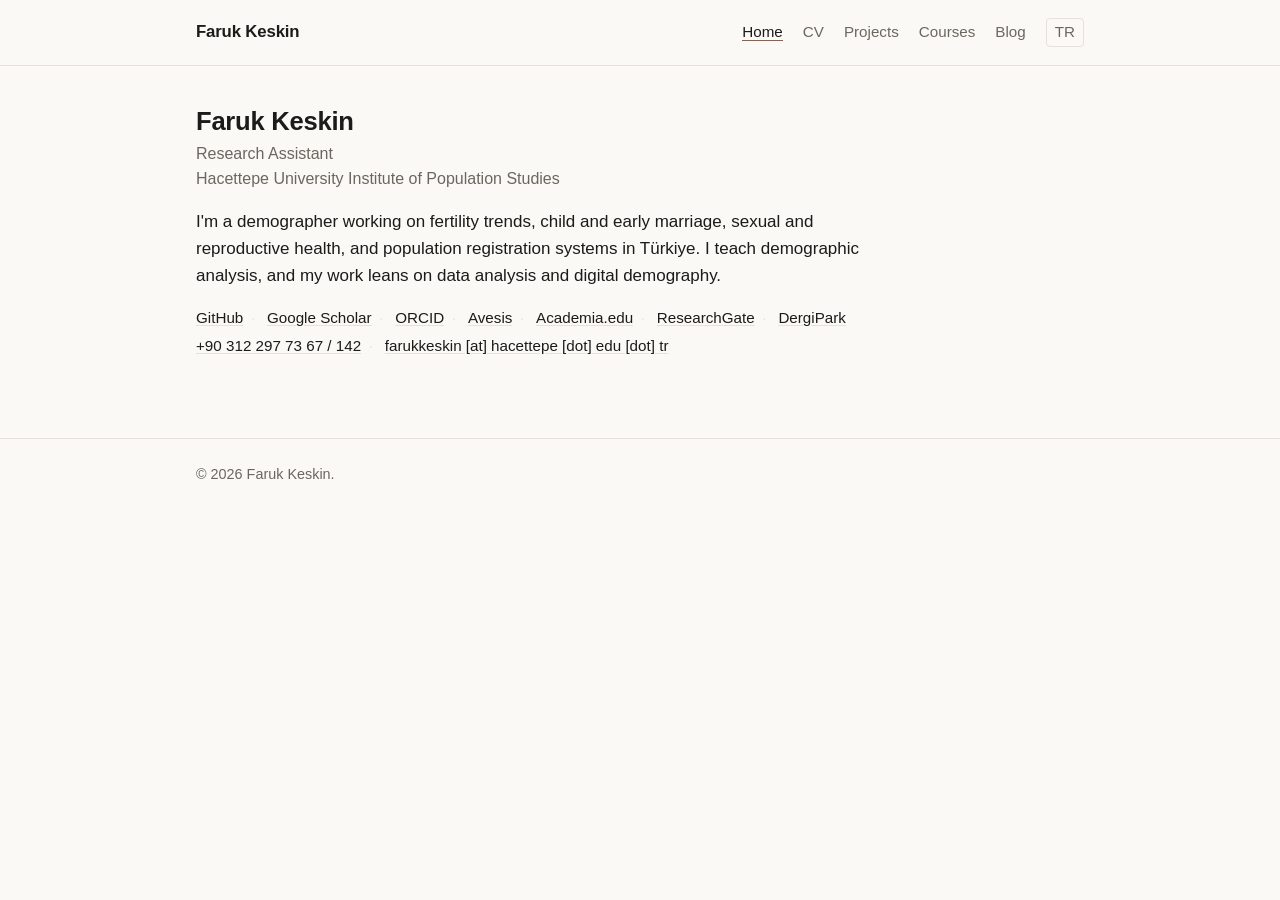
<file: index.html>
<!doctype html>
<html lang="en" class="lang-en">
<head>
<meta charset="utf-8">
<script>try{document.documentElement.className=localStorage.getItem("lang")==="tr"?"lang-tr":"lang-en";}catch(e){}</script>
<title>Faruk Keskin</title>
<meta name="viewport" content="width=device-width, initial-scale=1">
<meta name="description" content="Faruk Keskin, demographer and researcher at Hacettepe University Institute of Population Studies.">
<link rel="shortcut icon" href="./img/favicon.ico">
<link rel="stylesheet" href="./css/style.css">
</head>
<body>
<header class="site">
	<div class="wrap">
		<a class="site-name" href="./index.html">Faruk Keskin</a>
		<nav class="main">
			<ul>
				<li><a href="./index.html" aria-current="page"><span data-en>Home</span><span data-tr>Anasayfa</span></a></li>
				<li><a href="./cv.html">CV</a></li>
				<li><a href="./projects.html"><span data-en>Projects</span><span data-tr>Projeler</span></a></li>
				<li><a href="./courses.html"><span data-en>Courses</span><span data-tr>Dersler</span></a></li>
				<li><a href="./blog/index.html">Blog</a></li>
					<li><button id="lang-toggle" type="button" aria-label="Switch language">TR</button></li>
			</ul>
		</nav>
	</div>
</header>

<main class="wrap">
	<div class="profile">
		<div class="profile-body">
			<h1>Faruk Keskin</h1>
			<p class="role" data-en>Research Assistant<br>Hacettepe University Institute of Population Studies</p>
			<p class="role" data-tr>Araştırma Görevlisi<br>Hacettepe Üniversitesi Nüfus Etütleri Enstitüsü</p>

			<p data-en>I'm a demographer working on fertility trends, child and early marriage, sexual and reproductive health, and population registration systems in Türkiye. I teach demographic analysis, and my work leans on data analysis and digital demography.</p>
			<p data-tr>Türkiye'de doğurganlık akımları, çocuk yaşta ve erken evlilikler, cinsel sağlık ve üreme sağlığı ile nüfus kayıt sistemleri üzerine çalışan bir nüfusbilimciyim. Demografik analiz dersleri veriyorum ve çalışmalarımda veri analizine ve dijital demografiye ağırlık veriyorum.</p>

			<ul class="links-list">
				<li><a href="https://github.com/keskinfaruk" target="_blank" rel="me noopener">GitHub</a></li>
				<li><a href="https://scholar.google.com/citations?user=Z_7JvQkAAAAJ&hl=en" target="_blank" rel="me noopener">Google Scholar</a></li>
				<li><a href="https://orcid.org/0000-0002-7034-6643" target="_blank" rel="me noopener">ORCID</a></li>
				<li><a href="https://avesis.hacettepe.edu.tr/farukkeskin" target="_blank" rel="me noopener">Avesis</a></li>
				<li><a href="https://hacettepe.academia.edu/FKeskin" target="_blank" rel="me noopener">Academia.edu</a></li>
				<li><a href="https://www.researchgate.net/profile/Faruk-Keskin" target="_blank" rel="me noopener">ResearchGate</a></li>
				<li><a href="https://dergipark.org.tr/tr/pub/@farukkeskin" target="_blank" rel="me noopener">DergiPark</a></li>
			</ul>

			<ul class="contact-list">
				<li><a href="tel:+903122977367,142">+90 312 297 73 67 / 142</a></li>
				<li><a id="email-link" href="#">farukkeskin [at] hacettepe [dot] edu [dot] tr</a></li>
			</ul>
		</div>
	</div>
</main>

<footer class="site">
	<div class="wrap">
		<span data-en>&copy; 2026 Faruk Keskin.</span>
		<span data-tr>&copy; 2026 Faruk Keskin.</span>
	</div>
</footer>

<script src="./js/main.js"></script>
</body>
</html>
</file>
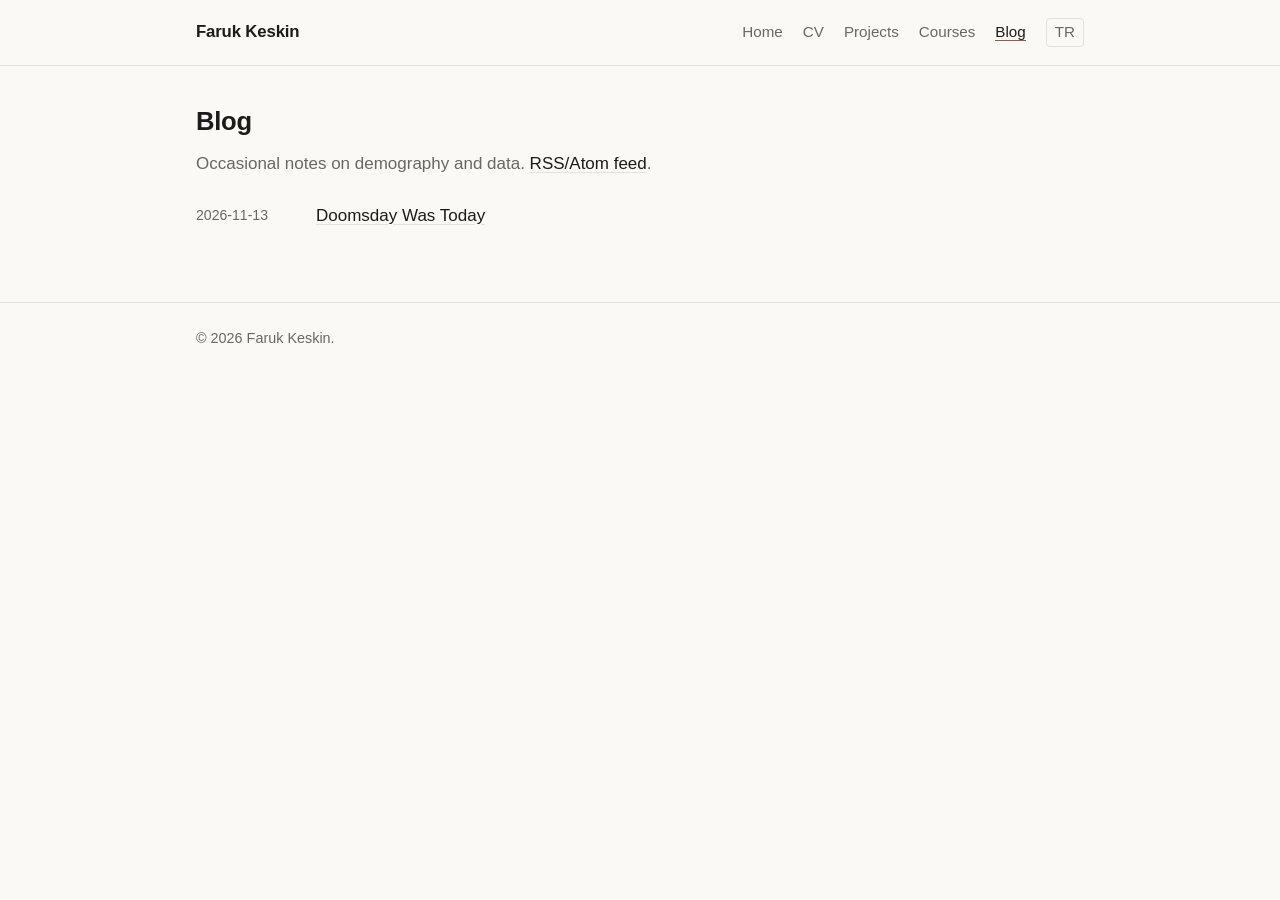
<file: blog/index.html>
<!doctype html>
<html lang="en" class="lang-en">
<head>
<meta charset="utf-8">
<script>try{document.documentElement.className=localStorage.getItem("lang")==="tr"?"lang-tr":"lang-en";}catch(e){}</script>
<title>Blog · Faruk Keskin</title>
<meta name="viewport" content="width=device-width, initial-scale=1">
<meta name="description" content="Notes and writing by Faruk Keskin.">
<link rel="shortcut icon" href="../img/favicon.ico">
<link rel="stylesheet" href="../css/style.css">
<link rel="alternate" type="application/atom+xml" title="Faruk Keskin · Blog" href="../feed.xml">
</head>
<body>
<header class="site">
	<div class="wrap">
		<a class="site-name" href="../index.html">Faruk Keskin</a>
		<nav class="main">
			<ul>
				<li><a href="../index.html"><span data-en>Home</span><span data-tr>Anasayfa</span></a></li>
				<li><a href="../cv.html">CV</a></li>
				<li><a href="../projects.html"><span data-en>Projects</span><span data-tr>Projeler</span></a></li>
				<li><a href="../courses.html"><span data-en>Courses</span><span data-tr>Dersler</span></a></li>
				<li><a href="./index.html" aria-current="page">Blog</a></li>
				<li><button id="lang-toggle" type="button" aria-label="Switch language">TR</button></li>
			</ul>
		</nav>
	</div>
</header>

<main class="wrap">
	<h1>Blog</h1>
	<p data-en class="text-muted">Occasional notes on demography and data. <a href="../feed.xml">RSS/Atom feed</a>.</p>
	<p data-tr class="text-muted">Demografi ve veri üzerine ara sıra yazılar. <a href="../feed.xml">RSS/Atom akışı</a>.</p>

	<ul class="post-list" id="posts-list">
		<li><time datetime="2026-11-13">2026-11-13</time><a href="./doomsday-was-today.html">Doomsday Was Today</a></li>
		<!-- Add new posts above this line, newest first. -->
	</ul>
</main>

<footer class="site">
	<div class="wrap">
		<span data-en>&copy; 2026 Faruk Keskin.</span>
		<span data-tr>&copy; 2026 Faruk Keskin.</span>
	</div>
</footer>

<script src="../js/main.js"></script>
</body>
</html>
</file>
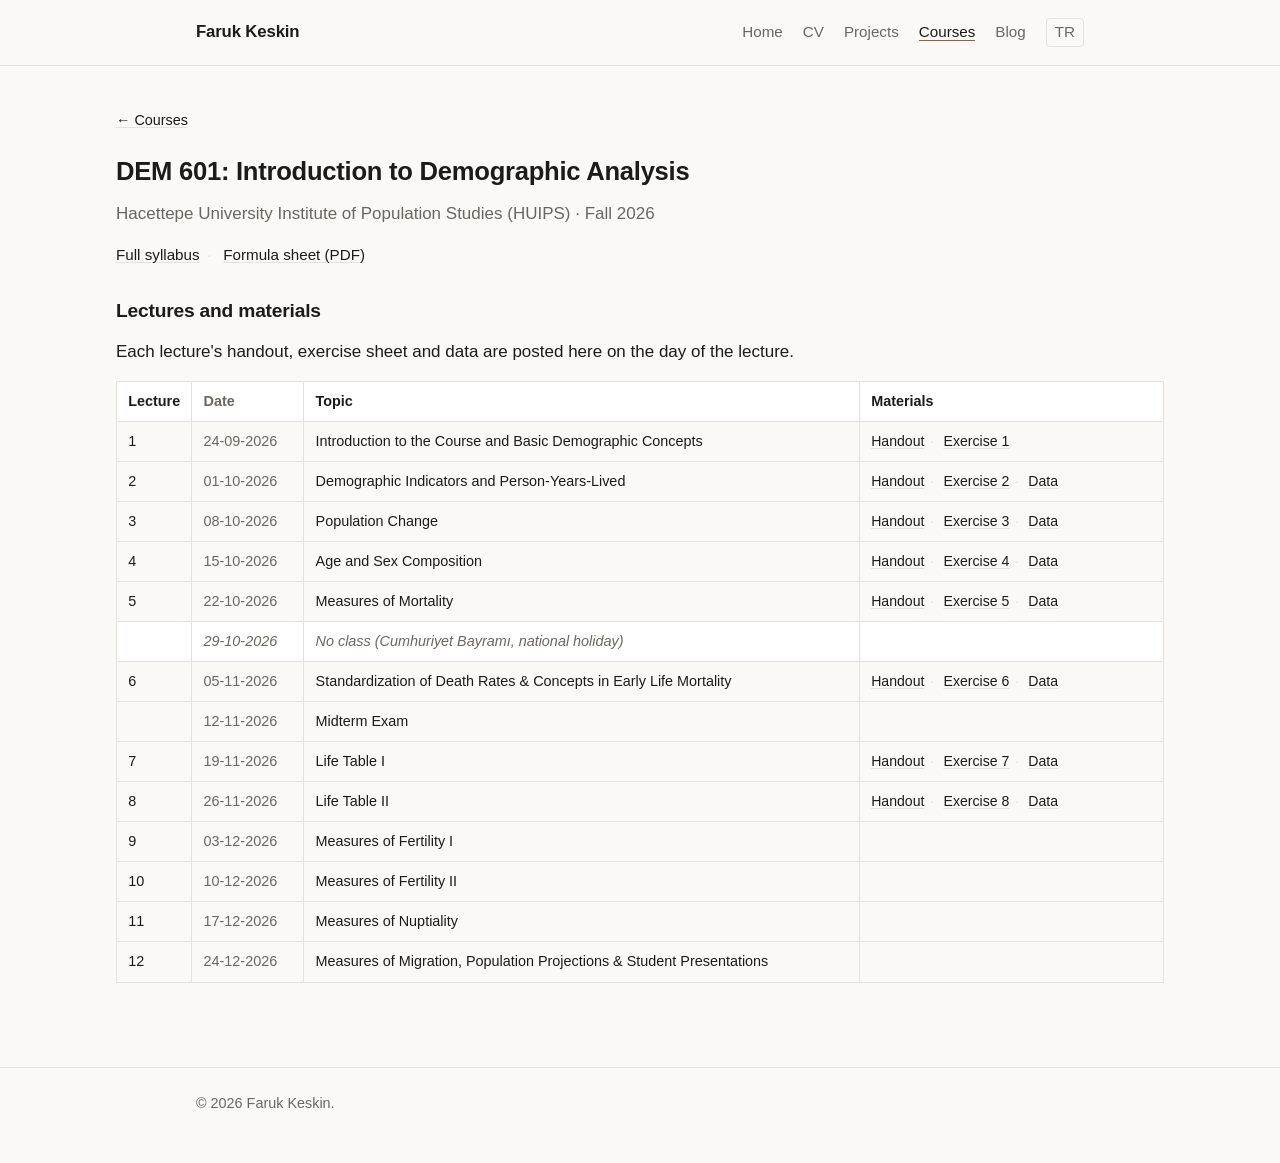
<file: courses/dem-601/index.html>
<!doctype html>
<html lang="en" class="lang-en">
<head>
<meta charset="utf-8">
<script>try{document.documentElement.className=localStorage.getItem("lang")==="tr"?"lang-tr":"lang-en";}catch(e){}</script>
<title>DEM 601: Introduction to Demographic Analysis · Faruk Keskin</title>
<meta name="viewport" content="width=device-width, initial-scale=1">
<meta name="description" content="Course page for DEM 601, Introduction to Demographic Analysis, Hacettepe University Institute of Population Studies: lecture schedule, handouts, exercise sheets and data.">
<link rel="shortcut icon" href="../../img/favicon.ico">
<link rel="stylesheet" href="../../css/style.css">
</head>
<body>
<header class="site">
	<div class="wrap">
		<a class="site-name" href="../../index.html">Faruk Keskin</a>
		<nav class="main">
			<ul>
				<li><a href="../../index.html"><span data-en>Home</span><span data-tr>Anasayfa</span></a></li>
				<li><a href="../../cv.html">CV</a></li>
				<li><a href="../../projects.html"><span data-en>Projects</span><span data-tr>Projeler</span></a></li>
				<li><a href="../../courses.html" aria-current="page"><span data-en>Courses</span><span data-tr>Dersler</span></a></li>
				<li><a href="../../blog/index.html">Blog</a></li>
				<li><button id="lang-toggle" type="button" aria-label="Switch language">TR</button></li>
			</ul>
		</nav>
	</div>
</header>

<main class="wrap wide">
	<a class="back-link" href="../../courses.html">&larr; Courses</a>

	<h1>DEM 601: Introduction to Demographic Analysis</h1>
	<p class="text-muted">Hacettepe University Institute of Population Studies (HUIPS) · Fall 2026</p>

	<ul class="quick-links">
		<li><a href="./syllabus.html">Full syllabus</a></li>
		<li><a href="./formulas.pdf">Formula sheet (PDF)</a></li>
	</ul>

	<h2 id="schedule">Lectures and materials</h2>
	<p>Each lecture's handout, exercise sheet and data are posted here on the day of the lecture.</p>
	<table class="sched hub">
		<tr><th>Lecture</th><th>Date</th><th>Topic</th><th>Materials</th></tr>
		<tr>
			<td>1</td><td>24-09-2026</td>
			<td>Introduction to the Course and Basic Demographic Concepts</td>
			<td><ul class="mat">
				<li><a href="./handouts/handout01.pdf">Handout</a></li>
				<li><a href="./exercises/exercise01.pdf">Exercise 1</a></li>
			</ul></td>
		</tr>
		<tr>
			<td>2</td><td>01-10-2026</td>
			<td>Demographic Indicators and Person-Years-Lived</td>
			<td><ul class="mat">
				<li><a href="./handouts/handout02.pdf">Handout</a></li>
				<li><a href="./exercises/exercise02.pdf">Exercise 2</a></li>
				<li><a href="./data/exercise02.zip">Data</a></li>
			</ul></td>
		</tr>
		<tr>
			<td>3</td><td>08-10-2026</td>
			<td>Population Change</td>
			<td><ul class="mat">
				<li><a href="./handouts/handout03.pdf">Handout</a></li>
				<li><a href="./exercises/exercise03.pdf">Exercise 3</a></li>
				<li><a href="./data/exercise03.zip">Data</a></li>
			</ul></td>
		</tr>
		<tr>
			<td>4</td><td>15-10-2026</td>
			<td>Age and Sex Composition</td>
			<td><ul class="mat">
				<li><a href="./handouts/handout04.pdf">Handout</a></li>
				<li><a href="./exercises/exercise04.pdf">Exercise 4</a></li>
				<li><a href="./data/exercise04.zip">Data</a></li>
			</ul></td>
		</tr>
		<tr>
			<td>5</td><td>22-10-2026</td>
			<td>Measures of Mortality</td>
			<td><ul class="mat">
				<li><a href="./handouts/handout05.pdf">Handout</a></li>
				<li><a href="./exercises/exercise05.pdf">Exercise 5</a></li>
				<li><a href="./data/exercise05.zip">Data</a></li>
			</ul></td>
		</tr>
		<tr class="holiday"><td></td><td>29-10-2026</td><td>No class (Cumhuriyet Bayramı, national holiday)</td><td></td></tr>
		<tr>
			<td>6</td><td>05-11-2026</td>
			<td>Standardization of Death Rates &amp; Concepts in Early Life Mortality</td>
			<td><ul class="mat">
				<li><a href="./handouts/handout06.pdf">Handout</a></li>
				<li><a href="./exercises/exercise06.pdf">Exercise 6</a></li>
				<li><a href="./data/exercise06.zip">Data</a></li>
			</ul></td>
		</tr>
		<tr>
			<td></td><td>12-11-2026</td>
			<td>Midterm Exam</td>
			<td></td>
		</tr>
		<tr>
			<td>7</td><td>19-11-2026</td>
			<td>Life Table I</td>
			<td><ul class="mat">
				<li><a href="./handouts/handout07.pdf">Handout</a></li>
				<li><a href="./exercises/exercise07.pdf">Exercise 7</a></li>
				<li><a href="./data/exercise07.zip">Data</a></li>
			</ul></td>
		</tr>
		<tr>
			<td>8</td><td>26-11-2026</td>
			<td>Life Table II</td>
			<td><ul class="mat">
				<li><a href="./handouts/handout08.pdf">Handout</a></li>
				<li><a href="./exercises/exercise08.pdf">Exercise 8</a></li>
				<li><a href="./data/exercise08.zip">Data</a></li>
			</ul></td>
		</tr>
		<tr>
			<td>9</td><td>03-12-2026</td>
			<td>Measures of Fertility I</td>
			<td></td>
		</tr>
		<tr>
			<td>10</td><td>10-12-2026</td>
			<td>Measures of Fertility II</td>
			<td></td>
		</tr>
		<tr>
			<td>11</td><td>17-12-2026</td>
			<td>Measures of Nuptiality</td>
			<td></td>
		</tr>
		<tr>
			<td>12</td><td>24-12-2026</td>
			<td>Measures of Migration, Population Projections &amp; Student Presentations</td>
			<td></td>
		</tr>
	</table>
</main>

<footer class="site">
	<div class="wrap">
		<span data-en>&copy; 2026 Faruk Keskin.</span>
		<span data-tr>&copy; 2026 Faruk Keskin.</span>
	</div>
</footer>

<script src="../../js/main.js"></script>
</body>
</html>
</file>
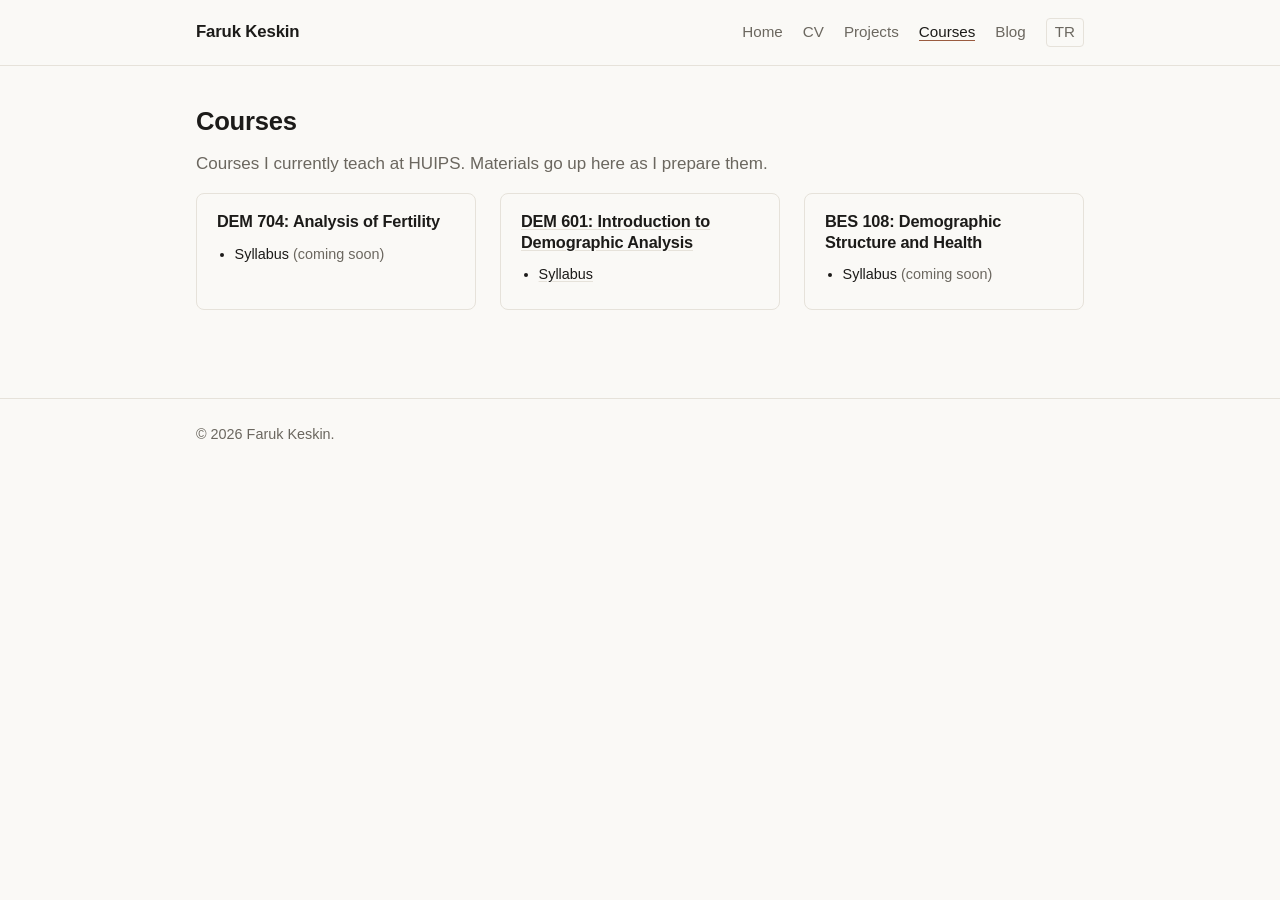
<file: courses.html>
<!doctype html>
<html lang="en" class="lang-en">
<head>
<meta charset="utf-8">
<script>try{document.documentElement.className=localStorage.getItem("lang")==="tr"?"lang-tr":"lang-en";}catch(e){}</script>
<title>Courses · Faruk Keskin</title>
<meta name="viewport" content="width=device-width, initial-scale=1">
<meta name="description" content="Courses taught by Faruk Keskin at Hacettepe University.">
<link rel="shortcut icon" href="./img/favicon.ico">
<link rel="stylesheet" href="./css/style.css">
</head>
<body>
<header class="site">
	<div class="wrap">
		<a class="site-name" href="./index.html">Faruk Keskin</a>
		<nav class="main">
			<ul>
				<li><a href="./index.html"><span data-en>Home</span><span data-tr>Anasayfa</span></a></li>
				<li><a href="./cv.html">CV</a></li>
				<li><a href="./projects.html"><span data-en>Projects</span><span data-tr>Projeler</span></a></li>
				<li><a href="./courses.html" aria-current="page"><span data-en>Courses</span><span data-tr>Dersler</span></a></li>
				<li><a href="./blog/index.html">Blog</a></li>
					<li><button id="lang-toggle" type="button" aria-label="Switch language">TR</button></li>
			</ul>
		</nav>
	</div>
</header>

<main class="wrap">
	<h1 data-en>Courses</h1>
	<h1 data-tr>Dersler</h1>
	<p data-en class="text-muted">Courses I currently teach at HUIPS. Materials go up here as I prepare them.</p>
	<p data-tr class="text-muted">HÜNEE'de verdiğim dersler. Ders materyalleri hazırladıkça burada yer alacak.</p>

	<div class="card-grid">

		<div class="card">
			<h3 data-en>DEM 704: Analysis of Fertility</h3>
			<h3 data-tr>DEM 704: Doğurganlık Analizi</h3>
			<ul class="materials" data-en>
				<li>Syllabus <span class="text-muted">(coming soon)</span></li>
			</ul>
			<ul class="materials" data-tr>
				<li>Ders izlencesi <span class="text-muted">(yakında)</span></li>
			</ul>
		</div>

		<div class="card">
			<h3 data-en><a href="./courses/dem-601/index.html">DEM 601: Introduction to Demographic Analysis</a></h3>
			<h3 data-tr><a href="./courses/dem-601/index.html">DEM 601: Demografik Analize Giriş</a></h3>
			<ul class="materials" data-en>
				<li><a href="./courses/dem-601/syllabus.html">Syllabus</a></li>
			</ul>
			<ul class="materials" data-tr>
				<li><a href="./courses/dem-601/syllabus.html">Ders izlencesi</a></li>
			</ul>
		</div>

		<div class="card">
			<h3 data-en>BES 108: Demographic Structure and Health</h3>
			<h3 data-tr>BES 108: Demografik Yapı ve Sağlık</h3>
			<ul class="materials" data-en>
				<li>Syllabus <span class="text-muted">(coming soon)</span></li>
			</ul>
			<ul class="materials" data-tr>
				<li>Ders izlencesi <span class="text-muted">(yakında)</span></li>
			</ul>
		</div>

	</div>
</main>

<footer class="site">
	<div class="wrap">
		<span data-en>&copy; 2026 Faruk Keskin.</span>
		<span data-tr>&copy; 2026 Faruk Keskin.</span>
	</div>
</footer>

<script src="./js/main.js"></script>
</body>
</html>
</file>
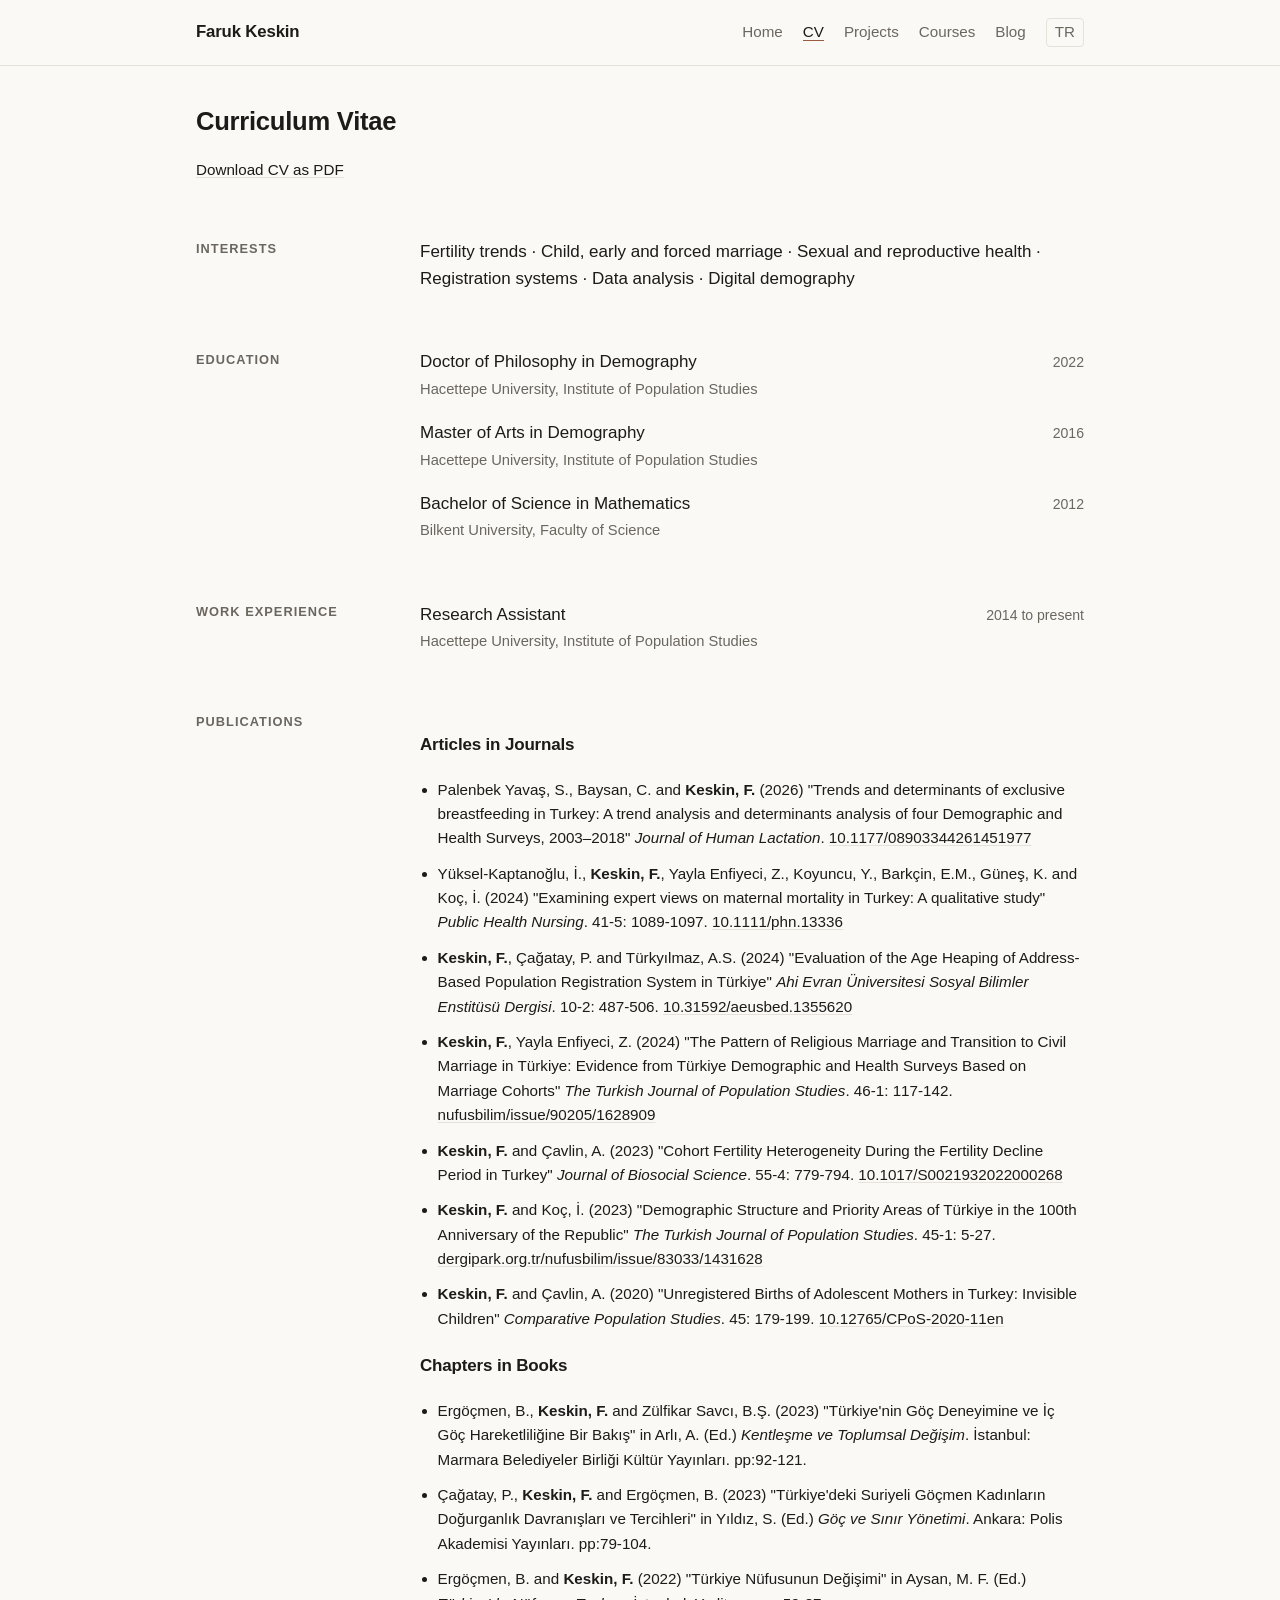
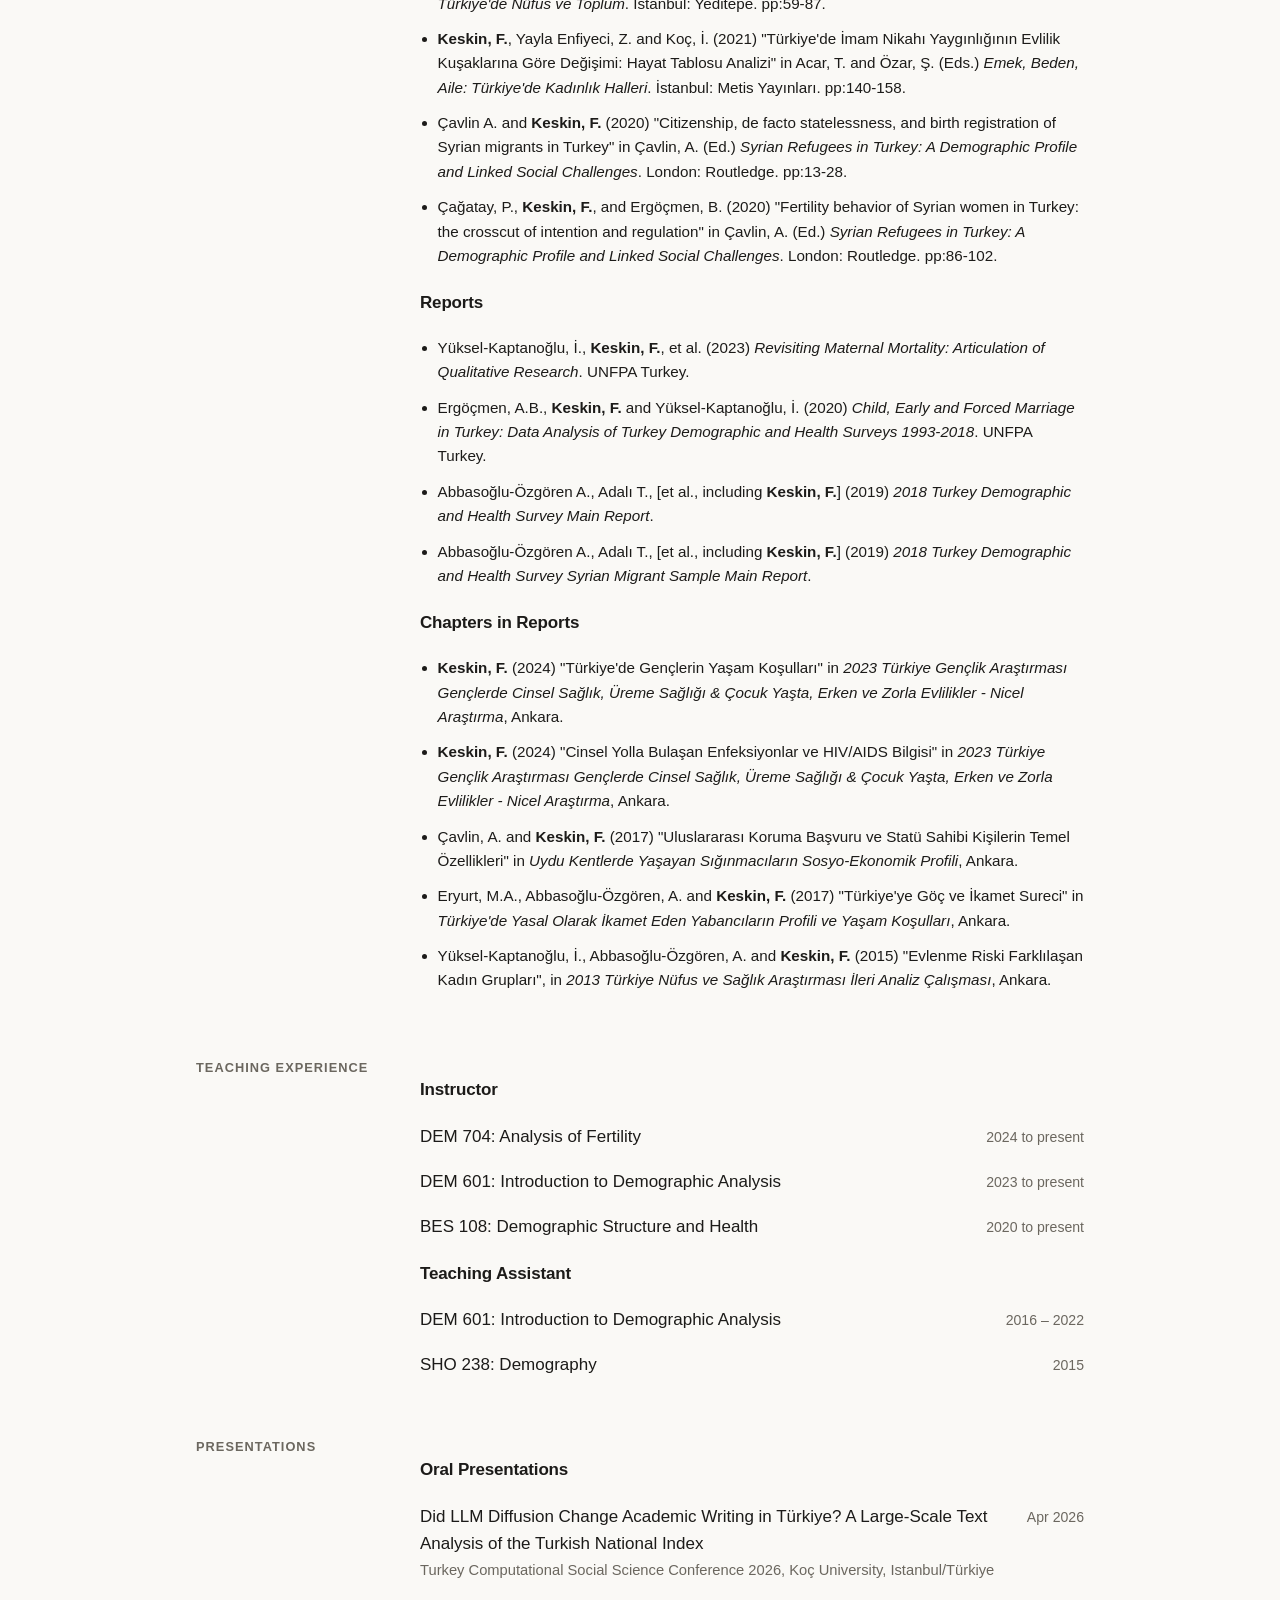
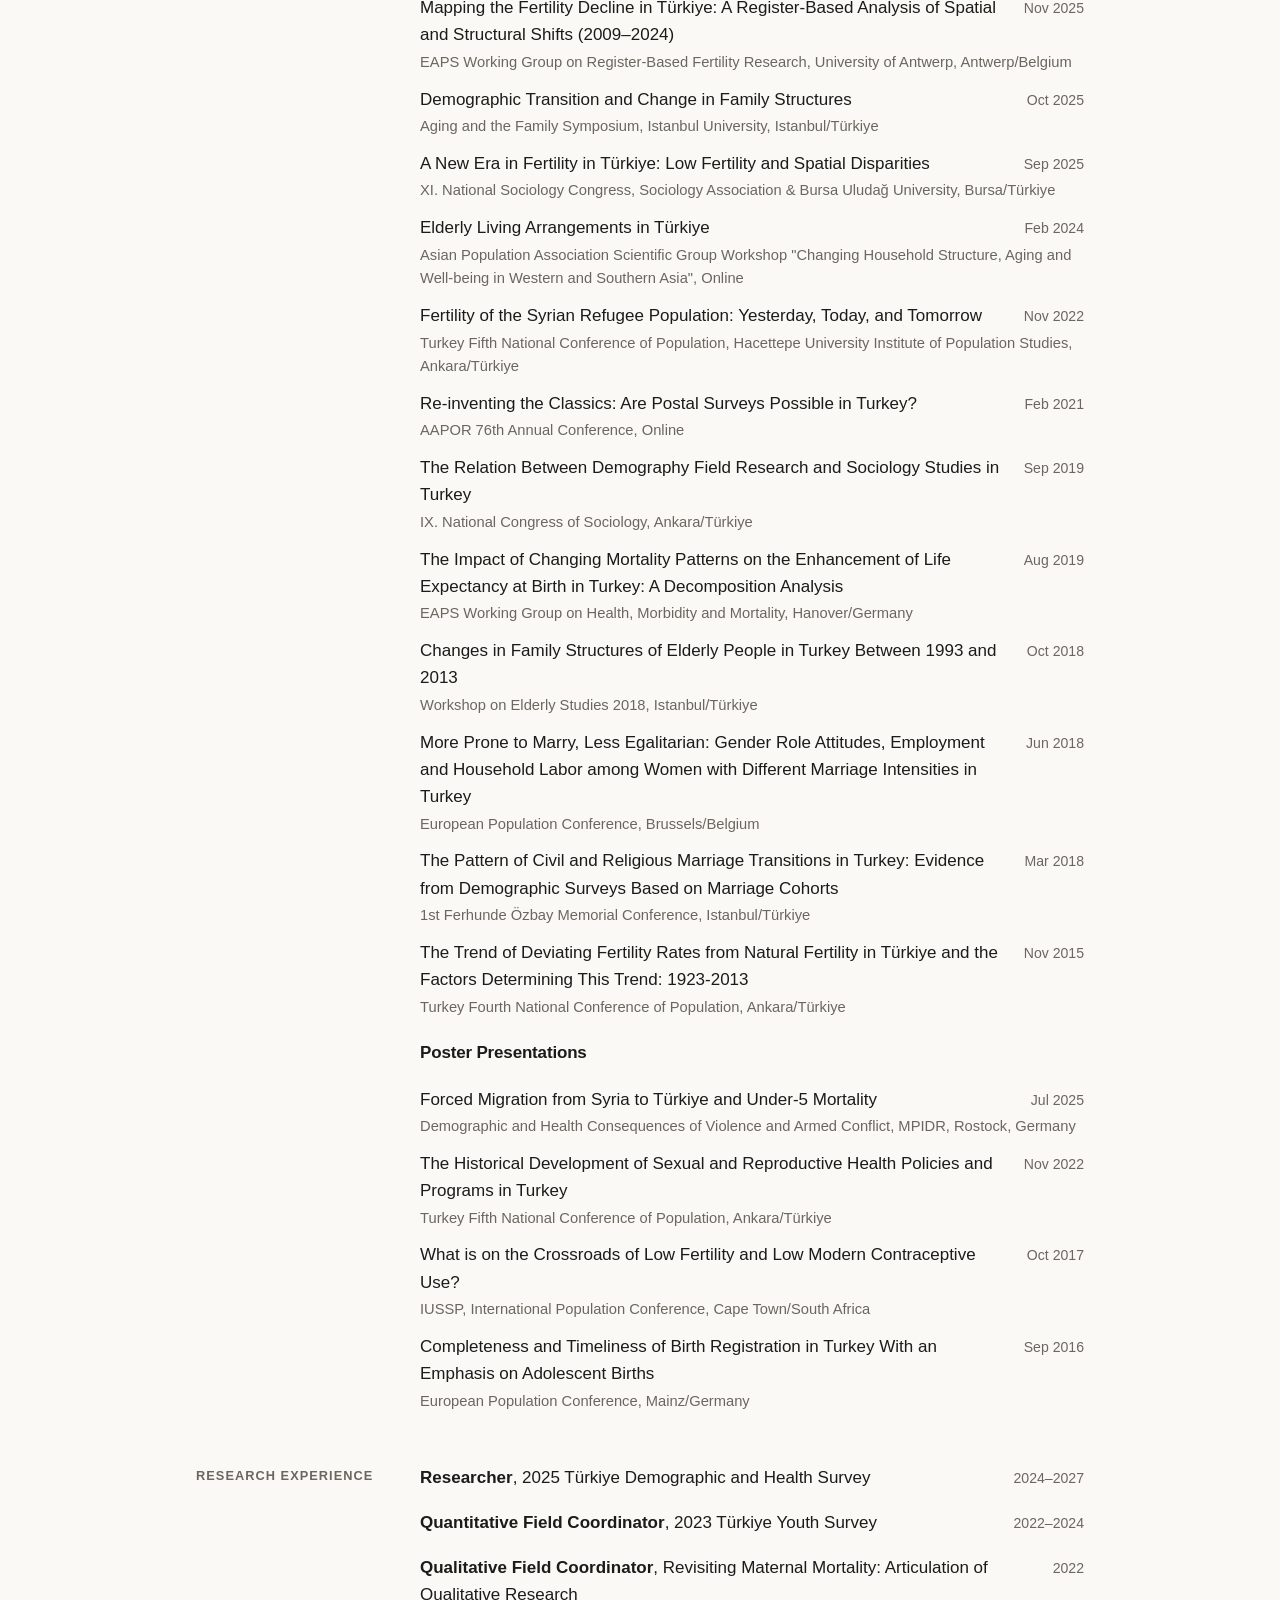
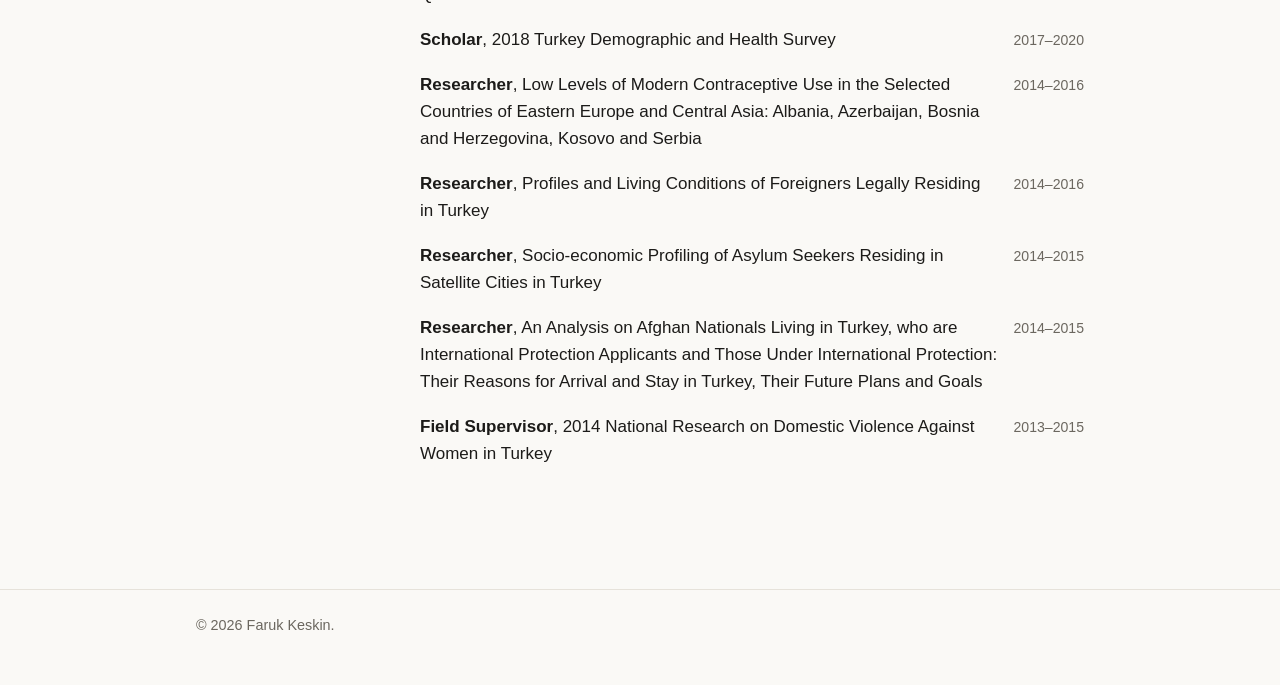
<file: cv.html>
<!doctype html>
<html lang="en" class="lang-en">
<head>
<meta charset="utf-8">
<script>try{var q=/[?&]lang=(en|tr)\b/.exec(location.search);document.documentElement.className=(q?q[1]:localStorage.getItem("lang"))==="tr"?"lang-tr":"lang-en";}catch(e){}</script>
<title>CV · Faruk Keskin</title>
<meta name="viewport" content="width=device-width, initial-scale=1">
<meta name="description" content="Faruk Keskin's CV: education, publications, teaching and research experience.">
<link rel="shortcut icon" href="./img/favicon.ico">
<link rel="stylesheet" href="./css/style.css">
</head>
<body>
<header class="site">
	<div class="wrap">
		<a class="site-name" href="./index.html">Faruk Keskin</a>
		<nav class="main">
			<ul>
				<li><a href="./index.html"><span data-en>Home</span><span data-tr>Anasayfa</span></a></li>
				<li><a href="./cv.html" aria-current="page">CV</a></li>
				<li><a href="./projects.html"><span data-en>Projects</span><span data-tr>Projeler</span></a></li>
				<li><a href="./courses.html"><span data-en>Courses</span><span data-tr>Dersler</span></a></li>
				<li><a href="./blog/index.html">Blog</a></li>
					<li><button id="lang-toggle" type="button" aria-label="Switch language">TR</button></li>
			</ul>
		</nav>
	</div>
</header>

<main class="wrap">
	<!-- Printed CV header: hidden on screen, keep in sync with the contact block on index.html -->
	<div class="print-only cv-print-head">
		<div class="name">Faruk Keskin</div>
		<div class="role" data-en>Research Assistant, Hacettepe University Institute of Population Studies</div>
		<div class="role" data-tr>Araştırma Görevlisi, Hacettepe Üniversitesi Nüfus Etütleri Enstitüsü</div>
		<ul class="contact-list">
			<li>+90 312 297 73 67 / 142</li>
			<li><a class="email-full" href="#">farukkeskin [at] hacettepe [dot] edu [dot] tr</a></li>
			<li><a href="https://faruk.page">faruk.page</a></li>
			<li>ORCID <a href="https://orcid.org/0000-0002-7034-6643">0000-0002-7034-6643</a></li>
		</ul>
	</div>

	<h1 data-en>Curriculum Vitae</h1>
	<h1 data-tr>Özgeçmiş</h1>
	<p class="cv-download">
		<a id="cv-download" href="./keskin_cv_en.pdf" target="_blank">
			<span data-en>Download CV as PDF</span>
			<span data-tr>CV'yi PDF olarak indir</span>
		</a>
	</p>

	<section class="block" id="interests">
		<h2 data-en>Interests</h2>
		<h2 data-tr>İlgi Alanları</h2>
		<p data-en>Fertility trends · Child, early and forced marriage · Sexual and reproductive health · Registration systems · Data analysis · Digital demography</p>
		<p data-tr>Doğurganlık akımları · Çocuk yaşta, erken ve zorla evlilikler · Cinsel sağlık ve üreme sağlığı · Kayıt sistemleri · Veri analizi · Dijital demografi</p>
	</section>

	<section class="block" id="education">
		<h2 data-en>Education</h2>
		<h2 data-tr>Eğitim</h2>
		<div data-en>
			<div class="cv-item">
				<div class="cv-row"><span class="what">Doctor of Philosophy in Demography</span><span class="when">2022</span></div>
				<div class="where">Hacettepe University, Institute of Population Studies</div>
			</div>
			<div class="cv-item">
				<div class="cv-row"><span class="what">Master of Arts in Demography</span><span class="when">2016</span></div>
				<div class="where">Hacettepe University, Institute of Population Studies</div>
			</div>
			<div class="cv-item">
				<div class="cv-row"><span class="what">Bachelor of Science in Mathematics</span><span class="when">2012</span></div>
				<div class="where">Bilkent University, Faculty of Science</div>
			</div>
		</div>
		<div data-tr>
			<div class="cv-item">
				<div class="cv-row"><span class="what">Nüfusbilim Doktorası</span><span class="when">2022</span></div>
				<div class="where">Hacettepe Üniversitesi, Nüfus Etütleri Enstitüsü</div>
			</div>
			<div class="cv-item">
				<div class="cv-row"><span class="what">Nüfusbilim Yüksek Lisansı</span><span class="when">2016</span></div>
				<div class="where">Hacettepe Üniversitesi, Nüfus Etütleri Enstitüsü</div>
			</div>
			<div class="cv-item">
				<div class="cv-row"><span class="what">Matematik Lisansı</span><span class="when">2012</span></div>
				<div class="where">Bilkent Üniversitesi, Fen Fakültesi</div>
			</div>
		</div>
	</section>

	<section class="block" id="work-experience">
		<h2 data-en>Work Experience</h2>
		<h2 data-tr>Çalışma Deneyimi</h2>
		<div data-en>
			<div class="cv-item">
				<div class="cv-row"><span class="what">Research Assistant</span><span class="when">2014 to present</span></div>
				<div class="where">Hacettepe University, Institute of Population Studies</div>
			</div>
		</div>
		<div data-tr>
			<div class="cv-item">
				<div class="cv-row"><span class="what">Araştırma Görevlisi</span><span class="when">2014'ten beri</span></div>
				<div class="where">Hacettepe Üniversitesi, Nüfus Etütleri Enstitüsü</div>
			</div>
		</div>
	</section>

	<section class="block" id="publications">
		<h2 data-en>Publications</h2>
		<h2 data-tr>Yayınlar</h2>

		<div data-en>
			<h4>Articles in Journals</h4>
			<ul class="pub-list">
				<li>Palenbek Yavaş, S., Baysan, C. and <b>Keskin, F.</b> (2026) "Trends and determinants of exclusive breastfeeding in Turkey: A trend analysis and determinants analysis of four Demographic and Health Surveys, 2003–2018" <i>Journal of Human Lactation</i>. <a href="https://doi.org/10.1177/08903344261451977">10.1177/08903344261451977</a></li>
				<li>Yüksel-Kaptanoğlu, İ., <b>Keskin, F.</b>, Yayla Enfiyeci, Z., Koyuncu, Y., Barkçin, E.M., Güneş, K. and Koç, İ. (2024) "Examining expert views on maternal mortality in Turkey: A qualitative study" <i>Public Health Nursing</i>. 41-5: 1089-1097. <a href="http://doi.org/10.1111/phn.13336">10.1111/phn.13336</a></li>
				<li><b>Keskin, F.</b>, Çağatay, P. and Türkyılmaz, A.S. (2024) "Evaluation of the Age Heaping of Address-Based Population Registration System in Türkiye" <i>Ahi Evran Üniversitesi Sosyal Bilimler Enstitüsü Dergisi</i>. 10-2: 487-506. <a href="https://doi.org/10.31592/aeusbed.1355620">10.31592/aeusbed.1355620</a></li>
				<li><b>Keskin, F.</b>, Yayla Enfiyeci, Z. (2024) "The Pattern of Religious Marriage and Transition to Civil Marriage in Türkiye: Evidence from Türkiye Demographic and Health Surveys Based on Marriage Cohorts" <i>The Turkish Journal of Population Studies</i>. 46-1: 117-142. <a href="https://dergipark.org.tr/tr/download/article-file/4560713">nufusbilim/issue/90205/1628909</a></li>
				<li><b>Keskin, F.</b> and Çavlin, A. (2023) "Cohort Fertility Heterogeneity During the Fertility Decline Period in Turkey" <i>Journal of Biosocial Science</i>. 55-4: 779-794. <a href="https://doi.org/10.1017/S0021932022000268">10.1017/S0021932022000268</a></li>
				<li><b>Keskin, F.</b> and Koç, İ. (2023) "Demographic Structure and Priority Areas of Türkiye in the 100th Anniversary of the Republic" <i>The Turkish Journal of Population Studies</i>. 45-1: 5-27. <a href="https://dergipark.org.tr/tr/pub/nufusbilim/issue/83033/1431628">dergipark.org.tr/nufusbilim/issue/83033/1431628</a></li>
				<li><b>Keskin, F.</b> and Çavlin, A. (2020) "Unregistered Births of Adolescent Mothers in Turkey: Invisible Children" <i>Comparative Population Studies</i>. 45: 179-199. <a href="https://doi.org/10.12765/CPoS-2020-11en">10.12765/CPoS-2020-11en</a></li>
			</ul>

			<h4>Chapters in Books</h4>
			<ul class="pub-list">
				<li>Ergöçmen, B., <b>Keskin, F.</b> and Zülfikar Savcı, B.Ş. (2023) "Türkiye'nin Göç Deneyimine ve İç Göç Hareketliliğine Bir Bakış" in Arlı, A. (Ed.) <i>Kentleşme ve Toplumsal Değişim</i>. İstanbul: Marmara Belediyeler Birliği Kültür Yayınları. pp:92-121.</li>
				<li>Çağatay, P., <b>Keskin, F.</b> and Ergöçmen, B. (2023) "Türkiye'deki Suriyeli Göçmen Kadınların Doğurganlık Davranışları ve Tercihleri" in Yıldız, S. (Ed.) <i>Göç ve Sınır Yönetimi</i>. Ankara: Polis Akademisi Yayınları. pp:79-104.</li>
				<li>Ergöçmen, B. and <b>Keskin, F.</b> (2022) "Türkiye Nüfusunun Değişimi" in Aysan, M. F. (Ed.) <i>Türkiye'de Nüfus ve Toplum</i>. İstanbul: Yeditepe. pp:59-87.</li>
				<li><b>Keskin, F.</b>, Yayla Enfiyeci, Z. and Koç, İ. (2021) "Türkiye'de İmam Nikahı Yaygınlığının Evlilik Kuşaklarına Göre Değişimi: Hayat Tablosu Analizi" in Acar, T. and Özar, Ş. (Eds.) <i>Emek, Beden, Aile: Türkiye'de Kadınlık Halleri</i>. İstanbul: Metis Yayınları. pp:140-158.</li>
				<li>Çavlin A. and <b>Keskin, F.</b> (2020) "Citizenship, de facto statelessness, and birth registration of Syrian migrants in Turkey" in Çavlin, A. (Ed.) <i>Syrian Refugees in Turkey: A Demographic Profile and Linked Social Challenges</i>. London: Routledge. pp:13-28.</li>
				<li>Çağatay, P., <b>Keskin, F.</b>, and Ergöçmen, B. (2020) "Fertility behavior of Syrian women in Turkey: the crosscut of intention and regulation" in Çavlin, A. (Ed.) <i>Syrian Refugees in Turkey: A Demographic Profile and Linked Social Challenges</i>. London: Routledge. pp:86-102.</li>
			</ul>

			<h4>Reports</h4>
			<ul class="pub-list">
				<li>Yüksel-Kaptanoğlu, İ., <b>Keskin, F.</b>, et al. (2023) <i>Revisiting Maternal Mortality: Articulation of Qualitative Research</i>. UNFPA Turkey.</li>
				<li>Ergöçmen, A.B., <b>Keskin, F.</b> and Yüksel-Kaptanoğlu, İ. (2020) <i>Child, Early and Forced Marriage in Turkey: Data Analysis of Turkey Demographic and Health Surveys 1993-2018</i>. UNFPA Turkey.</li>
				<li>Abbasoğlu-Özgören A., Adalı T., [et al., including <b>Keskin, F.</b>] (2019) <i>2018 Turkey Demographic and Health Survey Main Report</i>.</li>
				<li>Abbasoğlu-Özgören A., Adalı T., [et al., including <b>Keskin, F.</b>] (2019) <i>2018 Turkey Demographic and Health Survey Syrian Migrant Sample Main Report</i>.</li>
			</ul>

			<h4>Chapters in Reports</h4>
			<ul class="pub-list">
				<li><b>Keskin, F.</b> (2024) "Türkiye'de Gençlerin Yaşam Koşulları" in <i>2023 Türkiye Gençlik Araştırması Gençlerde Cinsel Sağlık, Üreme Sağlığı &amp; Çocuk Yaşta, Erken ve Zorla Evlilikler - Nicel Araştırma</i>, Ankara.</li>
				<li><b>Keskin, F.</b> (2024) "Cinsel Yolla Bulaşan Enfeksiyonlar ve HIV/AIDS Bilgisi" in <i>2023 Türkiye Gençlik Araştırması Gençlerde Cinsel Sağlık, Üreme Sağlığı &amp; Çocuk Yaşta, Erken ve Zorla Evlilikler - Nicel Araştırma</i>, Ankara.</li>
				<li>Çavlin, A. and <b>Keskin, F.</b> (2017) "Uluslararası Koruma Başvuru ve Statü Sahibi Kişilerin Temel Özellikleri" in <i>Uydu Kentlerde Yaşayan Sığınmacıların Sosyo-Ekonomik Profili</i>, Ankara.</li>
				<li>Eryurt, M.A., Abbasoğlu-Özgören, A. and <b>Keskin, F.</b> (2017) "Türkiye'ye Göç ve İkamet Sureci" in <i>Türkiye'de Yasal Olarak İkamet Eden Yabancıların Profili ve Yaşam Koşulları</i>, Ankara.</li>
				<li>Yüksel-Kaptanoğlu, İ., Abbasoğlu-Özgören, A. and <b>Keskin, F.</b> (2015) "Evlenme Riski Farklılaşan Kadın Grupları", in <i>2013 Türkiye Nüfus ve Sağlık Araştırması İleri Analiz Çalışması</i>, Ankara.</li>
			</ul>
		</div>

		<div data-tr>
			<h4>Akademik Dergilerdeki Makaleler</h4>
			<ul class="pub-list">
				<li>Palenbek Yavaş, S., Baysan, C. ve <b>Keskin, F.</b> (2026) "Trends and determinants of exclusive breastfeeding in Turkey: A trend analysis and determinants analysis of four Demographic and Health Surveys, 2003–2018" <i>Journal of Human Lactation</i>. <a href="https://doi.org/10.1177/08903344261451977">10.1177/08903344261451977</a></li>
				<li>Yüksel-Kaptanoğlu, İ., <b>Keskin, F.</b>, Yayla Enfiyeci, Z., Koyuncu, Y., Barkçin, E.M., Güneş, K. ve Koç, İ. (2024) "Examining expert views on maternal mortality in Turkey: A qualitative study" <i>Public Health Nursing</i>. 41-5: 1089-1097. <a href="http://doi.org/10.1111/phn.13336">10.1111/phn.13336</a></li>
				<li><b>Keskin, F.</b>, Çağatay, P., ve Türkyılmaz, A.S. (2024) "Türkiye'de Adrese Dayalı Nüfus Kayıt Sistemi'ndeki Yaş Yığılmalarına İlişkin Değerlendirme" <i>Ahi Evran Üniversitesi Sosyal Bilimler Enstitüsü Dergisi</i>. 10-2: 487-506. <a href="https://doi.org/10.31592/aeusbed.1355620">10.31592/aeusbed.1355620</a></li>
				<li><b>Keskin, F.</b> ve Yayla Enfiyeci, Z. (2024) "Türkiye'de Dini Nikah Örüntüsü ve Resmi Nikaha Geçiş: Türkiye Nüfus ve Sağlık Araştırmalarından Elde Edilen Evlilik Kuşaklarına Dayalı Kanıtlar" <i>Nüfusbilim Dergisi</i>. 46-1: 117-142. <a href="https://dergipark.org.tr/tr/download/article-file/4560713">nufusbilim/issue/90205/1628909</a></li>
				<li><b>Keskin, F.</b> ve Çavlin, A. (2023) "Cohort Fertility Heterogeneity During the Fertility Decline Period in Turkey" <i>Journal of Biosocial Science</i>. 55-4: 779-794. <a href="https://doi.org/10.1017/S0021932022000268">10.1017/S0021932022000268</a></li>
				<li><b>Keskin, F.</b> ve Koç, İ. (2023) "Cumhuriyetin 100. Yılında Türkiye'nin Demografik Yapısı ve Öncelik Alanları" <i>Nüfusbilim Dergisi</i>. 45-1: 5-27. <a href="https://dergipark.org.tr/tr/pub/nufusbilim/issue/83033/1431628">dergipark.org.tr/nufusbilim/issue/83033/1431628</a></li>
				<li><b>Keskin, F.</b> ve Çavlin, A. (2020) "Unregistered Births of Adolescent Mothers in Turkey: Invisible Children" <i>Comparative Population Studies</i>. 45: 179-199. <a href="https://doi.org/10.12765/CPoS-2020-11en">10.12765/CPoS-2020-11en</a></li>
			</ul>

			<h4>Kitaplarda Bölümler</h4>
			<ul class="pub-list">
				<li>Ergöçmen, B., <b>Keskin, F.</b> ve Zülfikar Savcı, B.Ş. (2023) "Türkiye'nin Göç Deneyimine ve İç Göç Hareketliliğine Bir Bakış" içinde Arlı, A. (Ed.) <i>Kentleşme ve Toplumsal Değişim</i>. İstanbul: Marmara Belediyeler Birliği Kültür Yayınları. ss:92-121.</li>
				<li>Çağatay, P., <b>Keskin, F.</b> ve Ergöçmen, B. (2023) "Türkiye'deki Suriyeli Göçmen Kadınların Doğurganlık Davranışları ve Tercihleri" içinde Yıldız, S. (Ed.) <i>Göç ve Sınır Yönetimi</i>. Ankara: Polis Akademisi Yayınları. ss:79-104.</li>
				<li>Ergöçmen, B. ve <b>Keskin, F.</b> (2022) "Türkiye Nüfusunun Değişimi" içinde Aysan, M. F. (Ed.) <i>Türkiye'de Nüfus ve Toplum</i>. İstanbul: Yeditepe. ss:59-87.</li>
				<li><b>Keskin, F.</b>, Yayla Enfiyeci, Z. ve Koç, İ. (2021) "Türkiye'de İmam Nikahı Yaygınlığının Evlilik Kuşaklarına Göre Değişimi: Hayat Tablosu Analizi" içinde Acar, T. ve Özar, Ş. (Ed.) <i>Emek, Beden, Aile: Türkiye'de Kadınlık Halleri</i>. İstanbul: Metis Yayınları. ss:140-158.</li>
				<li>Çavlin A. ve <b>Keskin, F.</b> (2020) "Citizenship, de facto statelessness, and birth registration of Syrian migrants in Turkey" içinde Çavlin, A. (Ed.) <i>Syrian Refugees in Turkey: A Demographic Profile and Linked Social Challenges</i>. Londra: Routledge. ss:13-28.</li>
				<li>Çağatay, P., <b>Keskin, F.</b> ve Ergöçmen, B. (2020) "Fertility behavior of Syrian women in Turkey: the crosscut of intention and regulation" içinde Çavlin, A. (Ed.) <i>Syrian Refugees in Turkey: A Demographic Profile and Linked Social Challenges</i>. Londra: Routledge. ss:86-102.</li>
			</ul>

			<h4>Raporlar</h4>
			<ul class="pub-list">
				<li>Yüksel-Kaptanoğlu, İ., <b>Keskin, F.</b>, ve diğ. (2023) <i>Anne Ölümlerine Yeniden Bakmak: Nitel Araştırmanın Söyledikleri</i>, HÜNEE/UNFPA.</li>
				<li>Ergöçmen, A.B., <b>Keskin, F.</b> ve Yüksel-Kaptanoğlu, İ. (2020) <i>Türkiye'de Çocuk Yaşta, Erken ve Zorla Evlilikler: 1993-2018 Türkiye Nüfus ve Sağlık Araştırmaları Veri Analizi</i>, HÜNEE/UNFPA.</li>
				<li>Abbasoğlu-Özgören A., Adalı T., [ve diğ., <b>Keskin, F.</b> dahil] (2019) <i>2018 Türkiye Nüfus ve Sağlık Araştırması Ana Rapor</i>, HÜNEE.</li>
				<li>Abbasoğlu-Özgören A., Adalı T., [ve diğ., <b>Keskin, F.</b> dahil] (2019) <i>2018 Türkiye Nüfus ve Sağlık Araştırması Suriyeli Göçmen Örneklemi Ana Rapor</i>, HÜNEE.</li>
			</ul>

			<h4>Raporlarda Bölümler</h4>
			<ul class="pub-list">
				<li><b>Keskin, F.</b> (2024) "Türkiye'de Gençlerin Yaşam Koşulları" <i>2023 Türkiye Gençlik Araştırması Gençlerde Cinsel Sağlık, Üreme Sağlığı &amp; Çocuk Yaşta, Erken ve Zorla Evlilikler - Nicel Araştırma</i>, Ankara.</li>
				<li><b>Keskin, F.</b> (2024) "Cinsel Yolla Bulaşan Enfeksiyonlar ve HIV/AIDS Bilgisi" <i>2023 Türkiye Gençlik Araştırması Gençlerde Cinsel Sağlık, Üreme Sağlığı &amp; Çocuk Yaşta, Erken ve Zorla Evlilikler - Nicel Araştırma</i>, Ankara.</li>
				<li>Çavlin, A. ve <b>Keskin, F.</b> (2017) "Uluslararası Koruma Başvuru ve Statü Sahibi Kişilerin Temel Özellikleri" <i>Uydu Kentlerde Yaşayan Sığınmacıların Sosyo-Ekonomik Profili</i>, Ankara.</li>
				<li>Eryurt, M.A., Abbasoğlu-Özgören, A. ve <b>Keskin, F.</b> (2017) "Türkiye'ye Göç ve İkamet Sureci" <i>Türkiye'de Yasal Olarak İkamet Eden Yabancıların Profili ve Yaşam Koşulları</i>, Ankara.</li>
				<li>Yüksel-Kaptanoğlu, İ., Abbasoğlu-Özgören, A. ve <b>Keskin, F.</b> (2015) "Evlenme Riski Farklılaşan Kadın Grupları" <i>2013 Türkiye Nüfus ve Sağlık Araştırması İleri Analiz Çalışması</i>, Ankara.</li>
			</ul>
		</div>
	</section>

	<section class="block" id="teaching-experience">
		<h2 data-en>Teaching Experience</h2>
		<h2 data-tr>Öğretim Deneyimi</h2>
		<div data-en>
			<h4>Instructor</h4>
			<div class="cv-item">
				<div class="cv-row"><span class="what">DEM 704: Analysis of Fertility</span><span class="when">2024 to present</span></div>
			</div>
			<div class="cv-item">
				<div class="cv-row"><span class="what">DEM 601: Introduction to Demographic Analysis</span><span class="when">2023 to present</span></div>
			</div>
			<div class="cv-item">
				<div class="cv-row"><span class="what">BES 108: Demographic Structure and Health</span><span class="when">2020 to present</span></div>
			</div>
			<h4>Teaching Assistant</h4>
			<div class="cv-item">
				<div class="cv-row"><span class="what">DEM 601: Introduction to Demographic Analysis</span><span class="when">2016 – 2022</span></div>
			</div>
			<div class="cv-item">
				<div class="cv-row"><span class="what">SHO 238: Demography</span><span class="when">2015</span></div>
			</div>
		</div>
		<div data-tr>
			<h4>Eğitmen</h4>
			<div class="cv-item">
				<div class="cv-row"><span class="what">DEM 704: Doğurganlık Analizi</span><span class="when">2024'ten beri</span></div>
			</div>
			<div class="cv-item">
				<div class="cv-row"><span class="what">DEM 601: Demografik Analize Giriş</span><span class="when">2023'ten beri</span></div>
			</div>
			<div class="cv-item">
				<div class="cv-row"><span class="what">BES 108: Demografik Yapı ve Sağlık</span><span class="when">2020'den beri</span></div>
			</div>
			<h4>Öğretim Asistanı</h4>
			<div class="cv-item">
				<div class="cv-row"><span class="what">DEM 601: Demografik Analize Giriş</span><span class="when">2016 – 2022</span></div>
			</div>
			<div class="cv-item">
				<div class="cv-row"><span class="what">SHO 238: Demografi</span><span class="when">2015</span></div>
			</div>
		</div>
	</section>

	<section class="block" id="presentations">
		<h2 data-en>Presentations</h2>
		<h2 data-tr>Sunumlar</h2>
		<div data-en>
			<h4>Oral Presentations</h4>
			<div class="cv-item tight">
				<div class="cv-row"><span class="what">Did LLM Diffusion Change Academic Writing in Türkiye? A Large-Scale Text Analysis of the Turkish National Index</span><span class="when">Apr 2026</span></div>
				<div class="where">Turkey Computational Social Science Conference 2026, Koç University, Istanbul/Türkiye</div>
			</div>
			<div class="cv-item tight">
				<div class="cv-row"><span class="what">Mapping the Fertility Decline in Türkiye: A Register-Based Analysis of Spatial and Structural Shifts (2009–2024)</span><span class="when">Nov 2025</span></div>
				<div class="where">EAPS Working Group on Register-Based Fertility Research, University of Antwerp, Antwerp/Belgium</div>
			</div>
			<div class="cv-item tight">
				<div class="cv-row"><span class="what">Demographic Transition and Change in Family Structures</span><span class="when">Oct 2025</span></div>
				<div class="where">Aging and the Family Symposium, Istanbul University, Istanbul/Türkiye</div>
			</div>
			<div class="cv-item tight">
				<div class="cv-row"><span class="what">A New Era in Fertility in Türkiye: Low Fertility and Spatial Disparities</span><span class="when">Sep 2025</span></div>
				<div class="where">XI. National Sociology Congress, Sociology Association &amp; Bursa Uludağ University, Bursa/Türkiye</div>
			</div>
			<div class="cv-item tight">
				<div class="cv-row"><span class="what">Elderly Living Arrangements in Türkiye</span><span class="when">Feb 2024</span></div>
				<div class="where">Asian Population Association Scientific Group Workshop "Changing Household Structure, Aging and Well-being in Western and Southern Asia", Online</div>
			</div>
			<div class="cv-item tight">
				<div class="cv-row"><span class="what">Fertility of the Syrian Refugee Population: Yesterday, Today, and Tomorrow</span><span class="when">Nov 2022</span></div>
				<div class="where">Turkey Fifth National Conference of Population, Hacettepe University Institute of Population Studies, Ankara/Türkiye</div>
			</div>
			<div class="cv-item tight">
				<div class="cv-row"><span class="what">Re-inventing the Classics: Are Postal Surveys Possible in Turkey?</span><span class="when">Feb 2021</span></div>
				<div class="where">AAPOR 76th Annual Conference, Online</div>
			</div>
			<div class="cv-item tight">
				<div class="cv-row"><span class="what">The Relation Between Demography Field Research and Sociology Studies in Turkey</span><span class="when">Sep 2019</span></div>
				<div class="where">IX. National Congress of Sociology, Ankara/Türkiye</div>
			</div>
			<div class="cv-item tight">
				<div class="cv-row"><span class="what">The Impact of Changing Mortality Patterns on the Enhancement of Life Expectancy at Birth in Turkey: A Decomposition Analysis</span><span class="when">Aug 2019</span></div>
				<div class="where">EAPS Working Group on Health, Morbidity and Mortality, Hanover/Germany</div>
			</div>
			<div class="cv-item tight">
				<div class="cv-row"><span class="what">Changes in Family Structures of Elderly People in Turkey Between 1993 and 2013</span><span class="when">Oct 2018</span></div>
				<div class="where">Workshop on Elderly Studies 2018, Istanbul/Türkiye</div>
			</div>
			<div class="cv-item tight">
				<div class="cv-row"><span class="what">More Prone to Marry, Less Egalitarian: Gender Role Attitudes, Employment and Household Labor among Women with Different Marriage Intensities in Turkey</span><span class="when">Jun 2018</span></div>
				<div class="where">European Population Conference, Brussels/Belgium</div>
			</div>
			<div class="cv-item tight">
				<div class="cv-row"><span class="what">The Pattern of Civil and Religious Marriage Transitions in Turkey: Evidence from Demographic Surveys Based on Marriage Cohorts</span><span class="when">Mar 2018</span></div>
				<div class="where">1st Ferhunde Özbay Memorial Conference, Istanbul/Türkiye</div>
			</div>
			<div class="cv-item tight">
				<div class="cv-row"><span class="what">The Trend of Deviating Fertility Rates from Natural Fertility in Türkiye and the Factors Determining This Trend: 1923-2013</span><span class="when">Nov 2015</span></div>
				<div class="where">Turkey Fourth National Conference of Population, Ankara/Türkiye</div>
			</div>

			<h4>Poster Presentations</h4>
			<div class="cv-item tight">
				<div class="cv-row"><span class="what">Forced Migration from Syria to Türkiye and Under-5 Mortality</span><span class="when">Jul 2025</span></div>
				<div class="where">Demographic and Health Consequences of Violence and Armed Conflict, MPIDR, Rostock, Germany</div>
			</div>
			<div class="cv-item tight">
				<div class="cv-row"><span class="what">The Historical Development of Sexual and Reproductive Health Policies and Programs in Turkey</span><span class="when">Nov 2022</span></div>
				<div class="where">Turkey Fifth National Conference of Population, Ankara/Türkiye</div>
			</div>
			<div class="cv-item tight">
				<div class="cv-row"><span class="what">What is on the Crossroads of Low Fertility and Low Modern Contraceptive Use?</span><span class="when">Oct 2017</span></div>
				<div class="where">IUSSP, International Population Conference, Cape Town/South Africa</div>
			</div>
			<div class="cv-item tight">
				<div class="cv-row"><span class="what">Completeness and Timeliness of Birth Registration in Turkey With an Emphasis on Adolescent Births</span><span class="when">Sep 2016</span></div>
				<div class="where">European Population Conference, Mainz/Germany</div>
			</div>
		</div>
		<div data-tr>
			<h4>Sözlü Sunumlar</h4>
			<div class="cv-item tight">
				<div class="cv-row"><span class="what">Büyük Dil Modellerinin Yaygınlaşması Türkiye'de Akademik Yazımı Değiştirdi mi? TR Dizin Üzerine Büyük Ölçekli Bir Metin Analizi</span><span class="when">Nis 2026</span></div>
				<div class="where">Türkiye Hesaplamalı Sosyal Bilimler Konferansı 2026, Koç Üniversitesi, İstanbul/Türkiye</div>
			</div>
			<div class="cv-item tight">
				<div class="cv-row"><span class="what">Türkiye'de Doğurganlık Düşüşünün Haritalandırılması: Mekansal ve Yapısal Değişimlerin Kayıtlara Dayalı Analizi (2009–2024)</span><span class="when">Kas 2025</span></div>
				<div class="where">EAPS Kayıtlara Dayalı Doğurganlık Araştırmaları Çalışma Grubu, Antwerp Üniversitesi, Antwerp/Belçika</div>
			</div>
			<div class="cv-item tight">
				<div class="cv-row"><span class="what">Demografik Dönüşüm ve Aile Yapısındaki Değişimler</span><span class="when">Eki 2025</span></div>
				<div class="where">Nüfusun Yaşlanması ve Aile Sempozyumu, İstanbul Üniversitesi, İstanbul/Türkiye</div>
			</div>
			<div class="cv-item tight">
				<div class="cv-row"><span class="what">Türkiye'de Doğurganlıkta Yeni Dönem: Düşük Doğurganlık ve Mekansal Farklılıklar</span><span class="when">Eyl 2025</span></div>
				<div class="where">XI. Ulusal Sosyoloji Kongresi, Bursa/Türkiye</div>
			</div>
			<div class="cv-item tight">
				<div class="cv-row"><span class="what">Türkiye'de Yaşlıların Yaşam Düzenlemeleri</span><span class="when">Şub 2024</span></div>
				<div class="where">Asya Nüfus Derneği Bilimsel Çalışma Grubu "Batı ve Güney Asya'da Değişen Hanehalkı Yapısı, Yaşlanma ve Refah" Çalıştayı, Çevrimiçi</div>
			</div>
			<div class="cv-item tight">
				<div class="cv-row"><span class="what">Suriyeli Sığınmacı Nüfusunun Doğurganlığı: Dün, Bugün ve Yarın</span><span class="when">Kas 2022</span></div>
				<div class="where">Türkiye Beşinci Nüfusbilim Konferansı, Ankara/Türkiye</div>
			</div>
			<div class="cv-item tight">
				<div class="cv-row"><span class="what">Klasikleri Yeniden İcat Etmek: Posta Anketleri Türkiye'de Mümkün mü?</span><span class="when">Şub 2021</span></div>
				<div class="where">AAPOR 76'ıncı Yıllık Konferans, Çevrimiçi</div>
			</div>
			<div class="cv-item tight">
				<div class="cv-row"><span class="what">Türkiye'de Demografi Saha Araştırmaları ile Sosyoloji Çalışmaları Arasındaki İlişki</span><span class="when">Eyl 2019</span></div>
				<div class="where">IX. Ulusal Sosyoloji Kongresi, Ankara/Türkiye</div>
			</div>
			<div class="cv-item tight">
				<div class="cv-row"><span class="what">Değişen Ölümlülük Örüntülerinin Türkiye'de Doğuşta Beklenen Yaşam Süresinin Artışına Etkisi: Bir Ayrıştırma Analizi</span><span class="when">Ağu 2019</span></div>
				<div class="where">Avrupa ve Ötesinde Sağlık, Morbidite ve Mortalite Çalıştayı, Hanover/Almanya</div>
			</div>
			<div class="cv-item tight">
				<div class="cv-row"><span class="what">1993-2013 Arası Türkiye'de Yaşlıların Aile Yapısındaki Değişimler</span><span class="when">Eki 2018</span></div>
				<div class="where">Yaşlılık Atölyesi 2018, İstanbul/Türkiye</div>
			</div>
			<div class="cv-item tight">
				<div class="cv-row"><span class="what">Evlenmeye Daha Yatkın, Daha Az Eşitlikçi: Türkiye'de Farklı Evlilik Yoğunluklarına Sahip Kadınlar Arasında Toplumsal Cinsiyet Rolü Tutumları, İstihdam ve Ev İçi Emek</span><span class="when">Haz 2018</span></div>
				<div class="where">Avrupa Nüfus Konferansı, Brüksel/Belçika</div>
			</div>
			<div class="cv-item tight">
				<div class="cv-row"><span class="what">Türkiye'de Resmi ve Dini Nikah Geçişlerinin Örüntüsü: Evlilik Kuşaklarına Dayalı Demografik Araştırmalardan Elde Edilen Kanıtlar</span><span class="when">Mar 2018</span></div>
				<div class="where">1. Ferhunde Özbay Anma Konferansı, İstanbul/Türkiye</div>
			</div>
			<div class="cv-item tight">
				<div class="cv-row"><span class="what">Türkiye'de Doğal Doğurganlıktan Sapan Doğurganlık Oranları Eğilimi ve Bu Eğilimi Belirleyen Faktörler: 1923-2013</span><span class="when">Kas 2015</span></div>
				<div class="where">Türkiye Dördüncü Nüfusbilim Konferansı, Ankara/Türkiye</div>
			</div>

			<h4>Poster Sunumları</h4>
			<div class="cv-item tight">
				<div class="cv-row"><span class="what">Suriye'den Türkiye'ye Zorunlu Göç ve Beş Yaş Altı Ölümlülük</span><span class="when">Tem 2025</span></div>
				<div class="where">Şiddet ve Silahlı Çatışmaların Demografik ve Sağlık Sonuçları (COVAC) Sempozyumu, Rostock/Almanya</div>
			</div>
			<div class="cv-item tight">
				<div class="cv-row"><span class="what">Türkiye'de Cinsel Sağlık ve Üreme Sağlığı Politikaları ve Programlarının Tarihsel Gelişimi</span><span class="when">Kas 2022</span></div>
				<div class="where">Türkiye Beşinci Nüfusbilim Konferansı, Ankara/Türkiye</div>
			</div>
			<div class="cv-item tight">
				<div class="cv-row"><span class="what">Düşük Doğurganlık ve Düşük Modern Kontraseptif Kullanımının Kesişme Noktasında Ne Var?</span><span class="when">Eki 2017</span></div>
				<div class="where">Uluslararası Nüfus Konferansı, Cape Town/Güney Afrika</div>
			</div>
			<div class="cv-item tight">
				<div class="cv-row"><span class="what">Adölesan Doğumlarına Vurgu Yaparak Türkiye'de Doğum Kayıtlarının Tamlığı ve Zamanındalığı</span><span class="when">Eyl 2016</span></div>
				<div class="where">Avrupa Nüfus Konferansı, Mainz/Almanya</div>
			</div>
		</div>
	</section>

	<section class="block" id="research-experience">
		<h2 data-en>Research Experience</h2>
		<h2 data-tr>Araştırma Deneyimi</h2>
		<div data-en>
			<div class="cv-item"><div class="cv-row"><span class="what"><b>Researcher</b>, 2025 Türkiye Demographic and Health Survey</span><span class="when">2024–2027</span></div></div>
			<div class="cv-item"><div class="cv-row"><span class="what"><b>Quantitative Field Coordinator</b>, 2023 Türkiye Youth Survey</span><span class="when">2022–2024</span></div></div>
			<div class="cv-item"><div class="cv-row"><span class="what"><b>Qualitative Field Coordinator</b>, Revisiting Maternal Mortality: Articulation of Qualitative Research</span><span class="when">2022</span></div></div>
			<div class="cv-item"><div class="cv-row"><span class="what"><b>Scholar</b>, 2018 Turkey Demographic and Health Survey</span><span class="when">2017–2020</span></div></div>
			<div class="cv-item"><div class="cv-row"><span class="what"><b>Researcher</b>, Low Levels of Modern Contraceptive Use in the Selected Countries of Eastern Europe and Central Asia: Albania, Azerbaijan, Bosnia and Herzegovina, Kosovo and Serbia</span><span class="when">2014–2016</span></div></div>
			<div class="cv-item"><div class="cv-row"><span class="what"><b>Researcher</b>, Profiles and Living Conditions of Foreigners Legally Residing in Turkey</span><span class="when">2014–2016</span></div></div>
			<div class="cv-item"><div class="cv-row"><span class="what"><b>Researcher</b>, Socio-economic Profiling of Asylum Seekers Residing in Satellite Cities in Turkey</span><span class="when">2014–2015</span></div></div>
			<div class="cv-item"><div class="cv-row"><span class="what"><b>Researcher</b>, An Analysis on Afghan Nationals Living in Turkey, who are International Protection Applicants and Those Under International Protection: Their Reasons for Arrival and Stay in Turkey, Their Future Plans and Goals</span><span class="when">2014–2015</span></div></div>
			<div class="cv-item"><div class="cv-row"><span class="what"><b>Field Supervisor</b>, 2014 National Research on Domestic Violence Against Women in Turkey</span><span class="when">2013–2015</span></div></div>
		</div>
		<div data-tr>
			<div class="cv-item"><div class="cv-row"><span class="what"><b>Araştırmacı</b>, 2025 Türkiye Nüfus ve Sağlık Araştırması</span><span class="when">2024–2027</span></div></div>
			<div class="cv-item"><div class="cv-row"><span class="what"><b>Nicel Saha Sorumlusu</b>, 2023 Türkiye Gençlik Araştırması</span><span class="when">2022–2024</span></div></div>
			<div class="cv-item"><div class="cv-row"><span class="what"><b>Nitel Saha Sorumlusu</b>, Anne Ölümlerine Yeniden Bakmak: Nitel Araştırmanın Söyledikleri</span><span class="when">2022</span></div></div>
			<div class="cv-item"><div class="cv-row"><span class="what"><b>Bursiyer</b>, 2018 Türkiye Nüfus ve Sağlık Araştırması</span><span class="when">2017–2020</span></div></div>
			<div class="cv-item"><div class="cv-row"><span class="what"><b>Araştırmacı</b>, Doğu Avrupa ve Orta Asya'nın Seçilmiş Ülkelerinde Düşük Düzeylerde Modern Kontraseptif Kullanımı: Arnavutluk, Azerbaycan, Bosna Hersek, Kosova ve Sırbistan</span><span class="when">2014–2016</span></div></div>
			<div class="cv-item"><div class="cv-row"><span class="what"><b>Araştırmacı</b>, Türkiye'de Yasal Olarak İkamet Eden Yabancıların Profili ve Yaşam Koşulları</span><span class="when">2014–2016</span></div></div>
			<div class="cv-item"><div class="cv-row"><span class="what"><b>Araştırmacı</b>, Uydu Kentlerde Yaşayan Sığınmacıların Sosyo-Ekonomik Profili Araştırması</span><span class="when">2014–2015</span></div></div>
			<div class="cv-item"><div class="cv-row"><span class="what"><b>Araştırmacı</b>, Türkiye'de Afganistan Uyruklu Uluslararası Koruma Başvurusu ve Statüsü Sahipleri Üzerine Analiz: Türkiye'ye Geliş Sebepleri, Türkiye'de Kalışları, Gelecek Planları ve Amaçları Araştırması</span><span class="when">2014–2015</span></div></div>
			<div class="cv-item"><div class="cv-row"><span class="what"><b>Saha Ekip Lideri</b>, Türkiye'de Kadına Yönelik Aile İçi Şiddet Araştırması 2014</span><span class="when">2013–2015</span></div></div>
		</div>
	</section>

	<p class="print-only cv-updated">
		<span data-en>Last updated: <span class="cv-date" data-locale="en-GB"></span></span>
		<span data-tr>Son güncelleme: <span class="cv-date" data-locale="tr-TR"></span></span>
	</p>
</main>

<footer class="site">
	<div class="wrap">
		<span data-en>&copy; 2026 Faruk Keskin.</span>
		<span data-tr>&copy; 2026 Faruk Keskin.</span>
	</div>
</footer>

<script src="./js/main.js"></script>
</body>
</html>
</file>
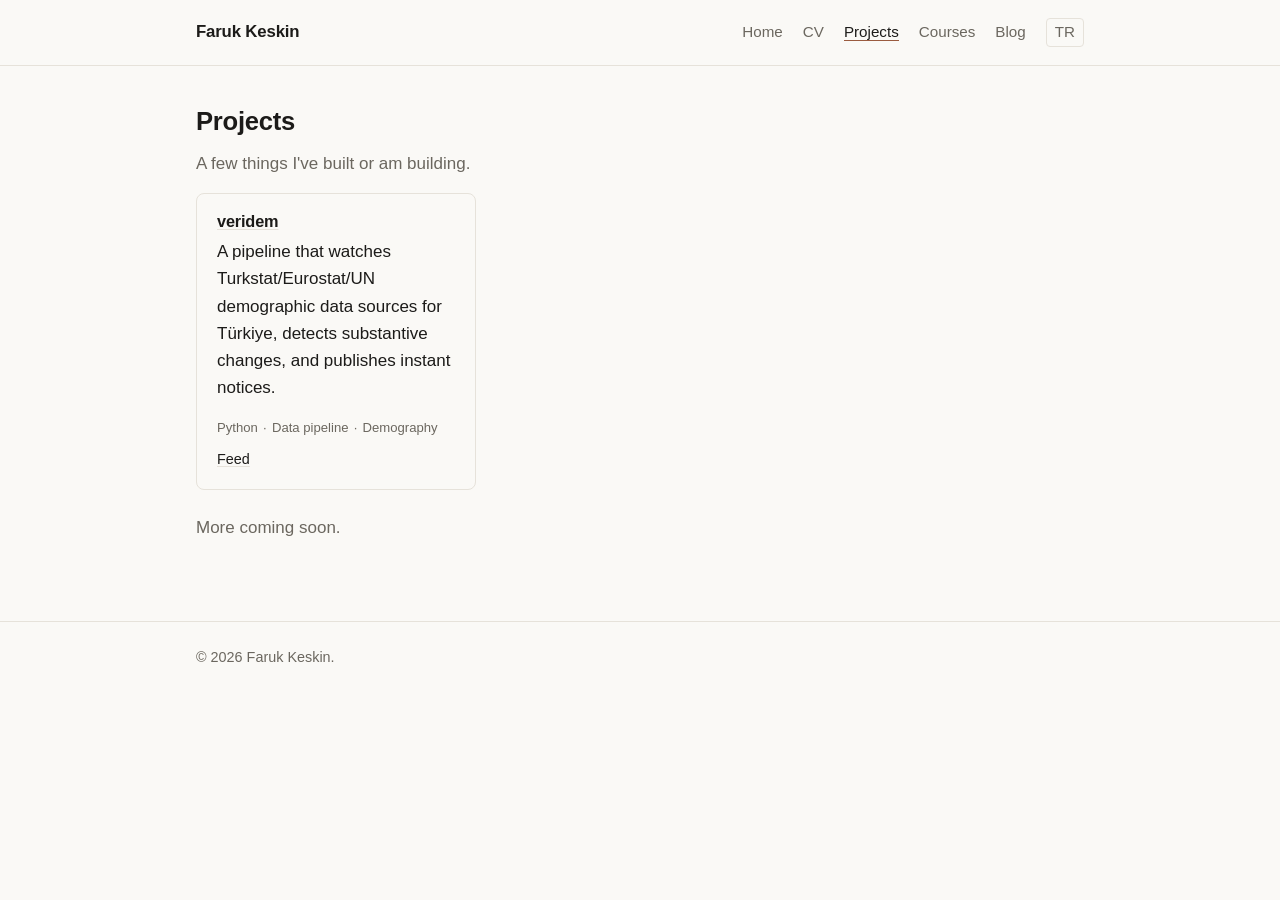
<file: projects.html>
<!doctype html>
<html lang="en" class="lang-en">
<head>
<meta charset="utf-8">
<script>try{document.documentElement.className=localStorage.getItem("lang")==="tr"?"lang-tr":"lang-en";}catch(e){}</script>
<title>Projects · Faruk Keskin</title>
<meta name="viewport" content="width=device-width, initial-scale=1">
<meta name="description" content="Selected projects by Faruk Keskin.">
<link rel="shortcut icon" href="./img/favicon.ico">
<link rel="stylesheet" href="./css/style.css">
</head>
<body>
<header class="site">
	<div class="wrap">
		<a class="site-name" href="./index.html">Faruk Keskin</a>
		<nav class="main">
			<ul>
				<li><a href="./index.html"><span data-en>Home</span><span data-tr>Anasayfa</span></a></li>
				<li><a href="./cv.html">CV</a></li>
				<li><a href="./projects.html" aria-current="page"><span data-en>Projects</span><span data-tr>Projeler</span></a></li>
				<li><a href="./courses.html"><span data-en>Courses</span><span data-tr>Dersler</span></a></li>
				<li><a href="./blog/index.html">Blog</a></li>
				<li><button id="lang-toggle" type="button" aria-label="Switch language">TR</button></li>
			</ul>
		</nav>
	</div>
</header>

<main class="wrap">
	<h1 data-en>Projects</h1>
	<h1 data-tr>Projeler</h1>
	<p data-en class="text-muted">A few things I've built or am building.</p>
	<p data-tr class="text-muted">Yaptığım veya üzerinde çalıştığım birkaç şey.</p>

	<div class="card-grid">

		<div class="card">
			<h3 data-en><a href="https://github.com/keskinfaruk/veridem">veridem</a></h3>
			<h3 data-tr><a href="https://github.com/keskinfaruk/veridem">veridem</a></h3>
			<p data-en>A pipeline that watches Turkstat/Eurostat/UN demographic data sources for Türkiye, detects substantive changes, and publishes instant notices.</p>
			<p data-tr>Türkiye için TÜİK/Eurostat/BM demografik veri kaynaklarını izleyen, önemli değişiklikleri tespit eden ve anında bildirim yayınlayan bir sistem.</p>
			<div class="tags"><span>Python</span><span>Data pipeline</span><span>Demography</span></div>
			<div class="links"><a href="./veridem/indicators.html">Feed</a></div>
		</div>

	</div>

	<p data-en class="text-muted">More coming soon.</p>
	<p data-tr class="text-muted">Yakında daha fazlası eklenecek.</p>
</main>

<footer class="site">
	<div class="wrap">
		<span data-en>&copy; 2026 Faruk Keskin.</span>
		<span data-tr>&copy; 2026 Faruk Keskin.</span>
	</div>
</footer>

<script src="./js/main.js"></script>
</body>
</html>
</file>
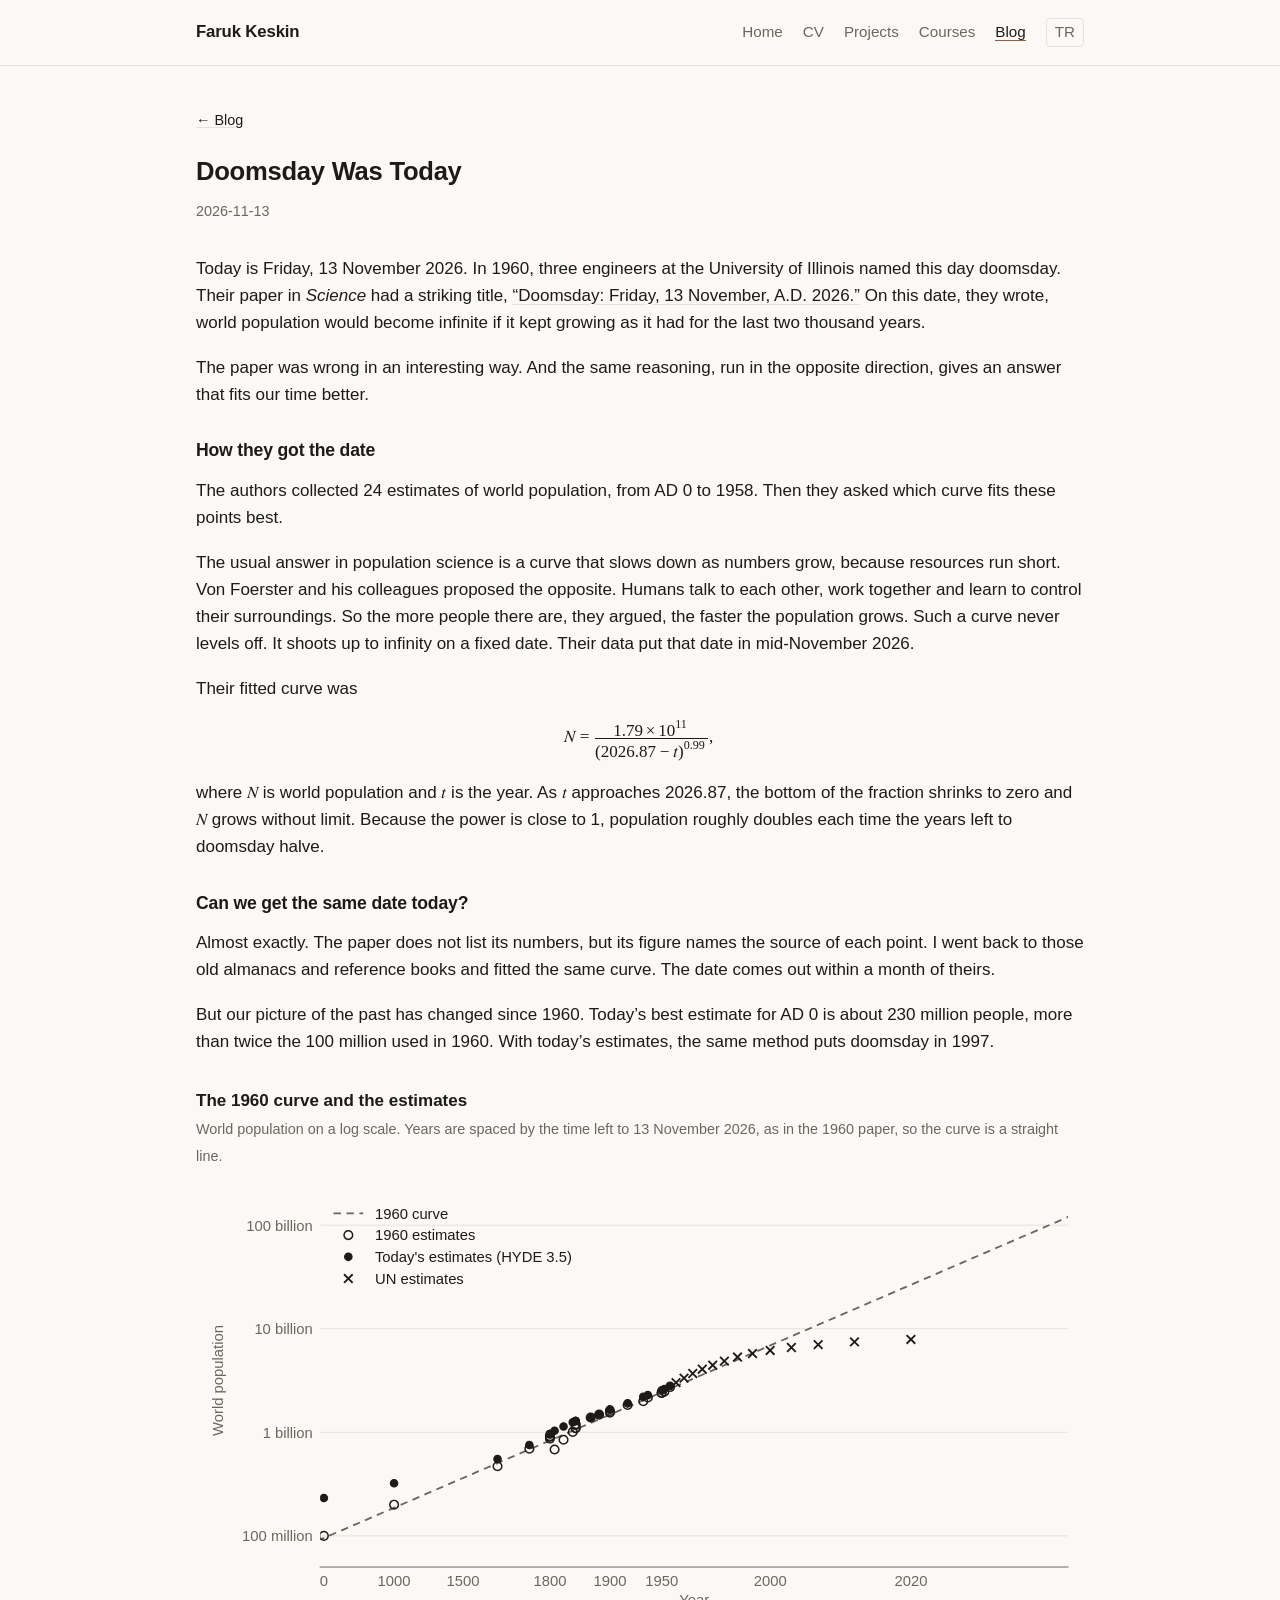
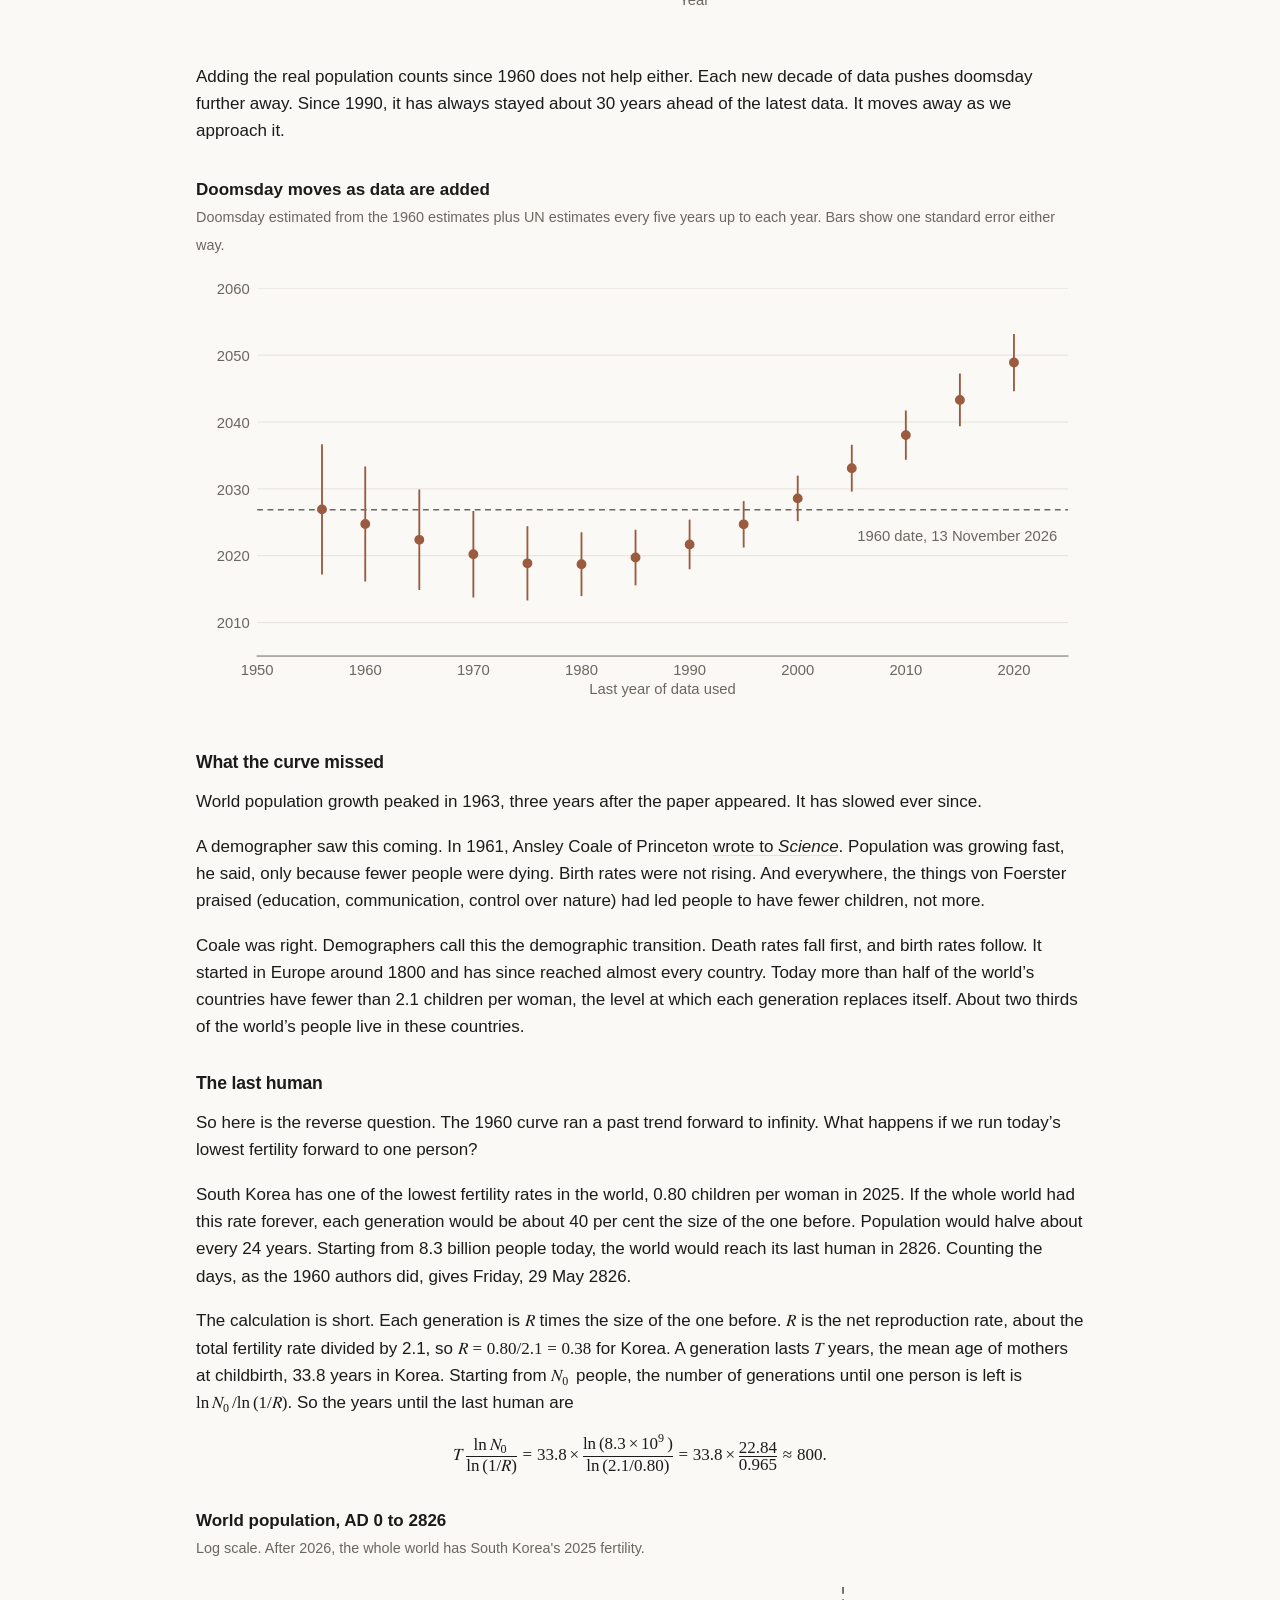
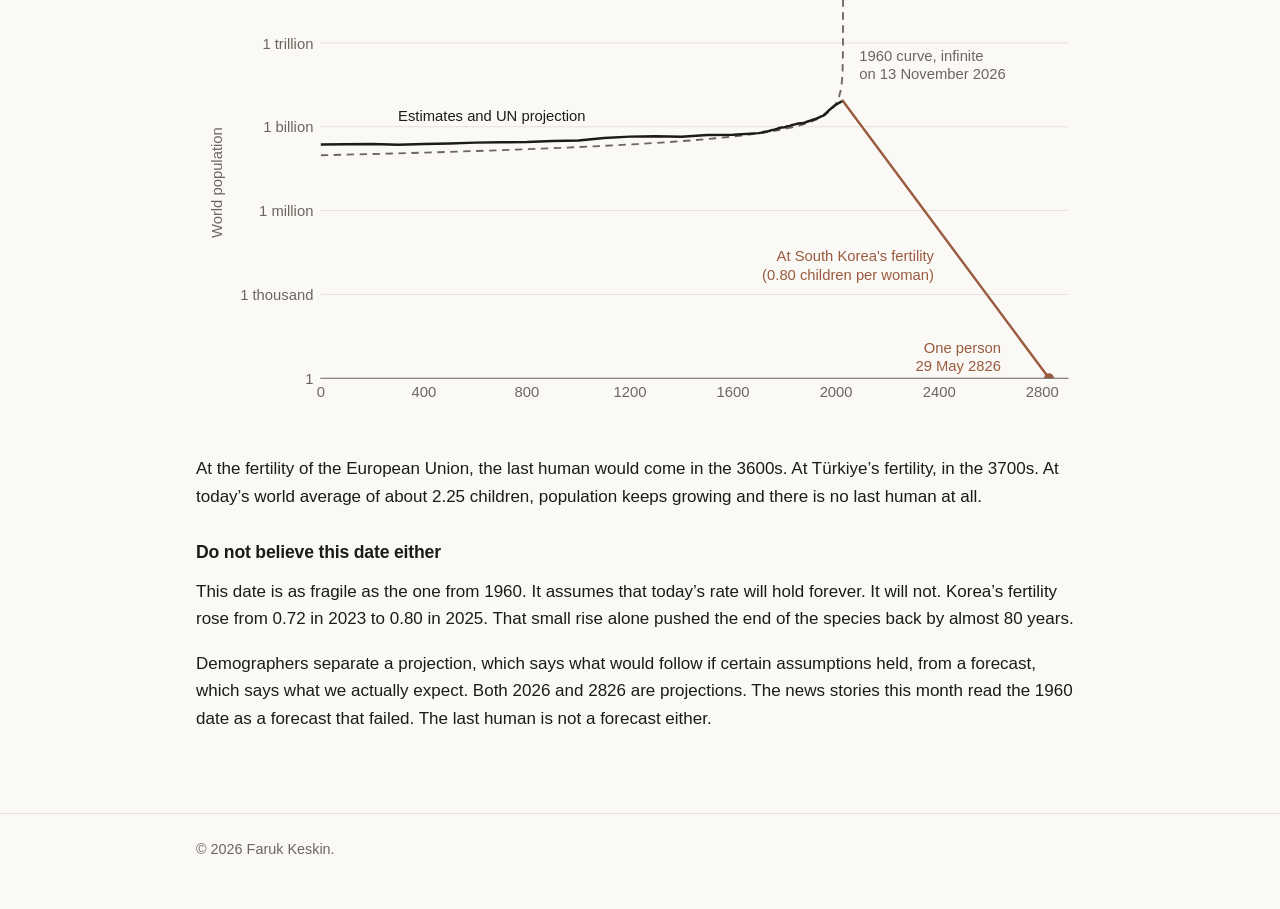
<file: blog/doomsday-was-today.html>
<!doctype html>
<html lang="en" class="lang-en">
<head>
<meta charset="utf-8">
<script>try{document.documentElement.className=localStorage.getItem("lang")==="tr"?"lang-tr":"lang-en";}catch(e){}</script>
<title>Doomsday Was Today · Faruk Keskin</title>
<meta name="viewport" content="width=device-width, initial-scale=1">
<meta name="description" content="In 1960, three engineers dated doomsday to Friday, 13 November 2026. What went wrong, and when the last human would come at today's lowest fertility.">
<link rel="shortcut icon" href="../img/favicon.ico">
<link rel="stylesheet" href="../css/style.css">
</head>
<body>
<header class="site">
	<div class="wrap">
		<a class="site-name" href="../index.html">Faruk Keskin</a>
		<nav class="main">
			<ul>
				<li><a href="../index.html"><span data-en>Home</span><span data-tr>Anasayfa</span></a></li>
				<li><a href="../cv.html">CV</a></li>
				<li><a href="../projects.html"><span data-en>Projects</span><span data-tr>Projeler</span></a></li>
				<li><a href="../courses.html"><span data-en>Courses</span><span data-tr>Dersler</span></a></li>
				<li><a href="./index.html" aria-current="page">Blog</a></li>
				<li><button id="lang-toggle" type="button" aria-label="Switch language">TR</button></li>
			</ul>
		</nav>
	</div>
</header>

<main class="wrap">
	<a class="back-link" href="./index.html">&larr; Blog</a>
	<h1>Doomsday Was Today</h1>
	<p class="post-meta">2026-11-13</p>

	<div class="post-body">
		<p>Today is Friday, 13 November 2026. In 1960, three engineers at the University of Illinois named this day doomsday. Their paper in <em>Science</em> had a striking title, <a target="_blank" rel="noopener" href="https://doi.org/10.1126/science.132.3436.1291">“Doomsday: Friday, 13 November, A.D. 2026.”</a> On this date, they wrote, world population would become infinite if it kept growing as it had for the last two thousand years.</p>
		<p>The paper was wrong in an interesting way. And the same reasoning, run in the opposite direction, gives an answer that fits our time better.</p>
		<h2>How they got the date</h2>
		<p>The authors collected 24 estimates of world population, from AD 0 to 1958. Then they asked which curve fits these points best.</p>
		<p>The usual answer in population science is a curve that slows down as numbers grow, because resources run short. Von Foerster and his colleagues proposed the opposite. Humans talk to each other, work together and learn to control their surroundings. So the more people there are, they argued, the faster the population grows. Such a curve never levels off. It shoots up to infinity on a fixed date. Their data put that date in mid-November 2026.</p>
		<p>Their fitted curve was</p>
		<p><math display="block" xmlns="http://www.w3.org/1998/Math/MathML"><semantics><mrow><mi>N</mi><mo>=</mo><mfrac><mrow><mn>1.79</mn><mo>×</mo><msup><mn>10</mn><mn>11</mn></msup></mrow><mrow><mo stretchy="false" form="prefix">(</mo><mn>2026.87</mn><mo>−</mo><mi>t</mi><msup><mo stretchy="false" form="postfix">)</mo><mn>0.99</mn></msup></mrow></mfrac><mo>,</mo></mrow><annotation encoding="application/x-tex">N = \frac{1.79 \times 10^{11}}{(2026.87 - t)^{0.99}},</annotation></semantics></math></p>
		<p>where <math display="inline" xmlns="http://www.w3.org/1998/Math/MathML"><semantics><mi>N</mi><annotation encoding="application/x-tex">N</annotation></semantics></math> is world population and <math display="inline" xmlns="http://www.w3.org/1998/Math/MathML"><semantics><mi>t</mi><annotation encoding="application/x-tex">t</annotation></semantics></math> is the year. As <math display="inline" xmlns="http://www.w3.org/1998/Math/MathML"><semantics><mi>t</mi><annotation encoding="application/x-tex">t</annotation></semantics></math> approaches 2026.87, the bottom of the fraction shrinks to zero and <math display="inline" xmlns="http://www.w3.org/1998/Math/MathML"><semantics><mi>N</mi><annotation encoding="application/x-tex">N</annotation></semantics></math> grows without limit. Because the power is close to 1, population roughly doubles each time the years left to doomsday halve.</p>
		<h2>Can we get the same date today?</h2>
		<p>Almost exactly. The paper does not list its numbers, but its figure names the source of each point. I went back to those old almanacs and reference books and fitted the same curve. The date comes out within a month of theirs.</p>
		<p>But our picture of the past has changed since 1960. Today’s best estimate for AD 0 is about 230 million people, more than twice the 100 million used in 1960. With today’s estimates, the same method puts doomsday in 1997.</p>
		<figure style="margin:2rem 0">
		<figcaption style="margin-bottom:0.6rem"><strong>The 1960 curve and the estimates</strong><br><span style="color:var(--text-muted);font-size:0.9rem">World population on a log scale. Years are spaced by the time left to 13 November 2026, as in the 1960 paper, so the curve is a straight line.</span></figcaption>
		<svg xmlns:xlink="http://www.w3.org/1999/xlink" style="width:100%;height:auto" role="img" aria-label="The 1960 curve and the estimates" viewBox="0 0 720 360" xmlns="http://www.w3.org/2000/svg" version="1.1">
		 <metadata>
		  <rdf:RDF xmlns:dc="http://purl.org/dc/elements/1.1/" xmlns:cc="http://creativecommons.org/ns#" xmlns:rdf="http://www.w3.org/1999/02/22-rdf-syntax-ns#">
		   <cc:Work>
		    <dc:type rdf:resource="http://purl.org/dc/dcmitype/StillImage"/>
		    <dc:date>2026-11-13T21:57:20.449529</dc:date>
		    <dc:format>image/svg+xml</dc:format>
		    <dc:creator>
		     <cc:Agent>
		      <dc:title>Matplotlib v3.10.6, https://matplotlib.org/</dc:title>
		     </cc:Agent>
		    </dc:creator>
		   </cc:Work>
		  </rdf:RDF>
		 </metadata>
		 <defs>
		  <style type="text/css">*{stroke-linejoin: round; stroke-linecap: butt}</style>
		 </defs>
		 <g id="figure_1">
		  <g id="patch_1">
		   <path d="M 0 360 
		L 720 360 
		L 720 0 
		L 0 0 
		L 0 360 
		z
		" style="fill: none; opacity: 0"/>
		  </g>
		  <g id="axes_1">
		   <g id="patch_2">
		    <path d="M 100.72 315.44 
		L 707.04 315.44 
		L 707.04 12.96 
		L 100.72 12.96 
		L 100.72 315.44 
		z
		" style="fill: none; opacity: 0"/>
		   </g>
		   <g id="matplotlib.axis_1">
		    <g id="xtick_1">
		     <g id="line2d_1"/>
		     <g id="text_1">
		      <text style="font-size: 12px; font-family: var(--font); text-anchor: middle; fill: var(--text-muted)" x="103.686607" y="330.558125" transform="rotate(-0 103.686607 330.558125)">0</text>
		     </g>
		    </g>
		    <g id="xtick_2">
		     <g id="line2d_2"/>
		     <g id="text_2">
		      <text style="font-size: 12px; font-family: var(--font); text-anchor: middle; fill: var(--text-muted)" x="160.598665" y="330.558125" transform="rotate(-0 160.598665 330.558125)">1000</text>
		     </g>
		    </g>
		    <g id="xtick_3">
		     <g id="line2d_3"/>
		     <g id="text_3">
		      <text style="font-size: 12px; font-family: var(--font); text-anchor: middle; fill: var(--text-muted)" x="216.451067" y="330.558125" transform="rotate(-0 216.451067 330.558125)">1500</text>
		     </g>
		    </g>
		    <g id="xtick_4">
		     <g id="line2d_4"/>
		     <g id="text_4">
		      <text style="font-size: 12px; font-family: var(--font); text-anchor: middle; fill: var(--text-muted)" x="286.972194" y="330.558125" transform="rotate(-0 286.972194 330.558125)">1800</text>
		     </g>
		    </g>
		    <g id="xtick_5">
		     <g id="line2d_5"/>
		     <g id="text_5">
		      <text style="font-size: 12px; font-family: var(--font); text-anchor: middle; fill: var(--text-muted)" x="335.618072" y="330.558125" transform="rotate(-0 335.618072 330.558125)">1900</text>
		     </g>
		    </g>
		    <g id="xtick_6">
		     <g id="line2d_6"/>
		     <g id="text_6">
		      <text style="font-size: 12px; font-family: var(--font); text-anchor: middle; fill: var(--text-muted)" x="377.554217" y="330.558125" transform="rotate(-0 377.554217 330.558125)">1950</text>
		     </g>
		    </g>
		    <g id="xtick_7">
		     <g id="line2d_7"/>
		     <g id="text_7">
		      <text style="font-size: 12px; font-family: var(--font); text-anchor: middle; fill: var(--text-muted)" x="465.528558" y="330.558125" transform="rotate(-0 465.528558 330.558125)">2000</text>
		     </g>
		    </g>
		    <g id="xtick_8">
		     <g id="line2d_8"/>
		     <g id="text_8">
		      <text style="font-size: 12px; font-family: var(--font); text-anchor: middle; fill: var(--text-muted)" x="579.678382" y="330.558125" transform="rotate(-0 579.678382 330.558125)">2020</text>
		     </g>
		    </g>
		    <g id="text_9">
		     <text style="font-size: 12px; font-family: var(--font); text-anchor: middle; fill: var(--text-muted)" x="403.88" y="346.171875" transform="rotate(-0 403.88 346.171875)">Year</text>
		    </g>
		   </g>
		   <g id="matplotlib.axis_2">
		    <g id="ytick_1">
		     <g id="line2d_9">
		      <path d="M 100.72 290.161256 
		L 707.04 290.161256 
		" clip-path="url(#pb820c4bec1)" style="fill: none; stroke: var(--border); stroke-width: 0.8; stroke-linecap: square"/>
		     </g>
		     <g id="line2d_10"/>
		     <g id="text_10">
		      <text style="font-size: 12px; font-family: var(--font); text-anchor: end; fill: var(--text-muted)" x="94.72" y="294.720318" transform="rotate(-0 94.72 294.720318)">100 million</text>
		     </g>
		    </g>
		    <g id="ytick_2">
		     <g id="line2d_11">
		      <path d="M 100.72 206.187085 
		L 707.04 206.187085 
		" clip-path="url(#pb820c4bec1)" style="fill: none; stroke: var(--border); stroke-width: 0.8; stroke-linecap: square"/>
		     </g>
		     <g id="line2d_12"/>
		     <g id="text_11">
		      <text style="font-size: 12px; font-family: var(--font); text-anchor: end; fill: var(--text-muted)" x="94.72" y="210.746148" transform="rotate(-0 94.72 210.746148)">1 billion</text>
		     </g>
		    </g>
		    <g id="ytick_3">
		     <g id="line2d_13">
		      <path d="M 100.72 122.212915 
		L 707.04 122.212915 
		" clip-path="url(#pb820c4bec1)" style="fill: none; stroke: var(--border); stroke-width: 0.8; stroke-linecap: square"/>
		     </g>
		     <g id="line2d_14"/>
		     <g id="text_12">
		      <text style="font-size: 12px; font-family: var(--font); text-anchor: end; fill: var(--text-muted)" x="94.72" y="126.771977" transform="rotate(-0 94.72 126.771977)">10 billion</text>
		     </g>
		    </g>
		    <g id="ytick_4">
		     <g id="line2d_15">
		      <path d="M 100.72 38.238744 
		L 707.04 38.238744 
		" clip-path="url(#pb820c4bec1)" style="fill: none; stroke: var(--border); stroke-width: 0.8; stroke-linecap: square"/>
		     </g>
		     <g id="line2d_16"/>
		     <g id="text_13">
		      <text style="font-size: 12px; font-family: var(--font); text-anchor: end; fill: var(--text-muted)" x="94.72" y="42.797807" transform="rotate(-0 94.72 42.797807)">100 billion</text>
		     </g>
		    </g>
		    <g id="text_14">
		     <text style="font-size: 12px; font-family: var(--font); text-anchor: middle; fill: var(--text-muted)" x="21.534375" y="164.2" transform="rotate(-90 21.534375 164.2)">World population</text>
		    </g>
		   </g>
		   <g id="line2d_17">
		    <path d="M 721 25.622866 
		L 100.72 293.196424 
		L 100.72 293.196424 
		" clip-path="url(#pb820c4bec1)" style="fill: none; stroke-dasharray: 6,4.5; stroke-dashoffset: 0; stroke: var(--text-muted); stroke-width: 1.5"/>
		   </g>
		   <g id="line2d_18">
		    <defs>
		     <path id="m4ca5d38e69" d="M 0 3.5 
		C 0.928211 3.5 1.81853 3.131218 2.474874 2.474874 
		C 3.131218 1.81853 3.5 0.928211 3.5 0 
		C 3.5 -0.928211 3.131218 -1.81853 2.474874 -2.474874 
		C 1.81853 -3.131218 0.928211 -3.5 0 -3.5 
		C -0.928211 -3.5 -1.81853 -3.131218 -2.474874 -2.474874 
		C -3.131218 -1.81853 -3.5 -0.928211 -3.5 0 
		C -3.5 0.928211 -3.131218 1.81853 -2.474874 2.474874 
		C -1.81853 3.131218 -0.928211 3.5 0 3.5 
		z
		" style="stroke: var(--text); stroke-width: 1.2"/>
		    </defs>
		    <g clip-path="url(#pb820c4bec1)">
		     <use xlink:href="#m4ca5d38e69" x="103.686607" y="290.161256" style="fill-opacity: 0; stroke: var(--text); stroke-width: 1.2"/>
		     <use xlink:href="#m4ca5d38e69" x="160.598665" y="264.882512" style="fill-opacity: 0; stroke: var(--text); stroke-width: 1.2"/>
		     <use xlink:href="#m4ca5d38e69" x="244.494038" y="233.722396" style="fill-opacity: 0; stroke: var(--text); stroke-width: 1.2"/>
		     <use xlink:href="#m4ca5d38e69" x="270.302189" y="219.508792" style="fill-opacity: 0; stroke: var(--text); stroke-width: 1.2"/>
		     <use xlink:href="#m4ca5d38e69" x="286.972194" y="211.265906" style="fill-opacity: 0; stroke: var(--text); stroke-width: 1.2"/>
		     <use xlink:href="#m4ca5d38e69" x="286.972194" y="209.787209" style="fill-opacity: 0; stroke: var(--text); stroke-width: 1.2"/>
		     <use xlink:href="#m4ca5d38e69" x="286.972194" y="209.267635" style="fill-opacity: 0; stroke: var(--text); stroke-width: 1.2"/>
		     <use xlink:href="#m4ca5d38e69" x="290.745176" y="220.144905" style="fill-opacity: 0; stroke: var(--text); stroke-width: 1.2"/>
		     <use xlink:href="#m4ca5d38e69" x="297.997248" y="212.243016" style="fill-opacity: 0; stroke: var(--text); stroke-width: 1.2"/>
		     <use xlink:href="#m4ca5d38e69" x="305.476343" y="205.860328" style="fill-opacity: 0; stroke: var(--text); stroke-width: 1.2"/>
		     <use xlink:href="#m4ca5d38e69" x="307.809577" y="199.537906" style="fill-opacity: 0; stroke: var(--text); stroke-width: 1.2"/>
		     <use xlink:href="#m4ca5d38e69" x="307.809577" y="200.430077" style="fill-opacity: 0; stroke: var(--text); stroke-width: 1.2"/>
		     <use xlink:href="#m4ca5d38e69" x="307.809577" y="202.910638" style="fill-opacity: 0; stroke: var(--text); stroke-width: 1.2"/>
		     <use xlink:href="#m4ca5d38e69" x="320.014866" y="194.151308" style="fill-opacity: 0; stroke: var(--text); stroke-width: 1.2"/>
		     <use xlink:href="#m4ca5d38e69" x="326.857129" y="191.815649" style="fill-opacity: 0; stroke: var(--text); stroke-width: 1.2"/>
		     <use xlink:href="#m4ca5d38e69" x="335.618072" y="188.864386" style="fill-opacity: 0; stroke: var(--text); stroke-width: 1.2"/>
		     <use xlink:href="#m4ca5d38e69" x="335.618072" y="190.204139" style="fill-opacity: 0; stroke: var(--text); stroke-width: 1.2"/>
		     <use xlink:href="#m4ca5d38e69" x="349.976273" y="184.068345" style="fill-opacity: 0; stroke: var(--text); stroke-width: 1.2"/>
		     <use xlink:href="#m4ca5d38e69" x="362.634488" y="180.999629" style="fill-opacity: 0; stroke: var(--text); stroke-width: 1.2"/>
		     <use xlink:href="#m4ca5d38e69" x="366.360351" y="177.933158" style="fill-opacity: 0; stroke: var(--text); stroke-width: 1.2"/>
		     <use xlink:href="#m4ca5d38e69" x="377.554217" y="174.259162" style="fill-opacity: 0; stroke: var(--text); stroke-width: 1.2"/>
		     <use xlink:href="#m4ca5d38e69" x="379.760671" y="173.225452" style="fill-opacity: 0; stroke: var(--text); stroke-width: 1.2"/>
		     <use xlink:href="#m4ca5d38e69" x="384.356143" y="169.507293" style="fill-opacity: 0; stroke: var(--text); stroke-width: 1.2"/>
		     <use xlink:href="#m4ca5d38e69" x="307.809577" y="202.777537" style="fill-opacity: 0; stroke: var(--text); stroke-width: 1.2"/>
		     <use xlink:href="#m4ca5d38e69" x="377.554217" y="174.168102" style="fill-opacity: 0; stroke: var(--text); stroke-width: 1.2"/>
		    </g>
		   </g>
		   <g id="line2d_19">
		    <defs>
		     <path id="m3e40c65226" d="M 0 3 
		C 0.795609 3 1.55874 2.683901 2.12132 2.12132 
		C 2.683901 1.55874 3 0.795609 3 0 
		C 3 -0.795609 2.683901 -1.55874 2.12132 -2.12132 
		C 1.55874 -2.683901 0.795609 -3 0 -3 
		C -0.795609 -3 -1.55874 -2.683901 -2.12132 -2.12132 
		C -2.683901 -1.55874 -3 -0.795609 -3 0 
		C -3 0.795609 -2.683901 1.55874 -2.12132 2.12132 
		C -1.55874 2.683901 -0.795609 3 0 3 
		z
		" style="stroke: var(--text)"/>
		    </defs>
		    <g clip-path="url(#pb820c4bec1)">
		     <use xlink:href="#m3e40c65226" x="103.686607" y="259.492913" style="fill: var(--text); stroke: var(--text)"/>
		     <use xlink:href="#m3e40c65226" x="160.598665" y="247.533599" style="fill: var(--text); stroke: var(--text)"/>
		     <use xlink:href="#m3e40c65226" x="244.494038" y="227.856802" style="fill: var(--text); stroke: var(--text)"/>
		     <use xlink:href="#m3e40c65226" x="270.302189" y="216.444306" style="fill: var(--text); stroke: var(--text)"/>
		     <use xlink:href="#m3e40c65226" x="286.972194" y="207.666211" style="fill: var(--text); stroke: var(--text)"/>
		     <use xlink:href="#m3e40c65226" x="286.972194" y="207.666211" style="fill: var(--text); stroke: var(--text)"/>
		     <use xlink:href="#m3e40c65226" x="286.972194" y="207.666211" style="fill: var(--text); stroke: var(--text)"/>
		     <use xlink:href="#m3e40c65226" x="290.745176" y="204.937997" style="fill: var(--text); stroke: var(--text)"/>
		     <use xlink:href="#m3e40c65226" x="297.997248" y="201.526693" style="fill: var(--text); stroke: var(--text)"/>
		     <use xlink:href="#m3e40c65226" x="305.476343" y="198.08508" style="fill: var(--text); stroke: var(--text)"/>
		     <use xlink:href="#m3e40c65226" x="307.809577" y="196.990908" style="fill: var(--text); stroke: var(--text)"/>
		     <use xlink:href="#m3e40c65226" x="307.809577" y="196.990908" style="fill: var(--text); stroke: var(--text)"/>
		     <use xlink:href="#m3e40c65226" x="307.809577" y="196.990908" style="fill: var(--text); stroke: var(--text)"/>
		     <use xlink:href="#m3e40c65226" x="320.014866" y="194.600802" style="fill: var(--text); stroke: var(--text)"/>
		     <use xlink:href="#m3e40c65226" x="326.857129" y="191.579523" style="fill: var(--text); stroke: var(--text)"/>
		     <use xlink:href="#m3e40c65226" x="335.618072" y="187.757106" style="fill: var(--text); stroke: var(--text)"/>
		     <use xlink:href="#m3e40c65226" x="335.618072" y="187.757106" style="fill: var(--text); stroke: var(--text)"/>
		     <use xlink:href="#m3e40c65226" x="349.976273" y="182.68232" style="fill: var(--text); stroke: var(--text)"/>
		     <use xlink:href="#m3e40c65226" x="362.634488" y="177.491201" style="fill: var(--text); stroke: var(--text)"/>
		     <use xlink:href="#m3e40c65226" x="366.360351" y="176.017468" style="fill: var(--text); stroke: var(--text)"/>
		     <use xlink:href="#m3e40c65226" x="377.554217" y="172.340616" style="fill: var(--text); stroke: var(--text)"/>
		     <use xlink:href="#m3e40c65226" x="379.760671" y="171.084521" style="fill: var(--text); stroke: var(--text)"/>
		     <use xlink:href="#m3e40c65226" x="384.356143" y="168.529344" style="fill: var(--text); stroke: var(--text)"/>
		     <use xlink:href="#m3e40c65226" x="307.809577" y="196.990908" style="fill: var(--text); stroke: var(--text)"/>
		     <use xlink:href="#m3e40c65226" x="377.554217" y="172.340616" style="fill: var(--text); stroke: var(--text)"/>
		    </g>
		   </g>
		   <g id="line2d_20">
		    <defs>
		     <path id="m764141b02a" d="M -3.5 3.5 
		L 3.5 -3.5 
		M -3.5 -3.5 
		L 3.5 3.5 
		" style="stroke: var(--text); stroke-width: 1.5"/>
		    </defs>
		    <g clip-path="url(#pb820c4bec1)">
		     <use xlink:href="#m764141b02a" x="389.218668" y="165.933635" style="fill: var(--text); stroke: var(--text); stroke-width: 1.5"/>
		     <use xlink:href="#m764141b02a" x="395.723181" y="162.265646" style="fill: var(--text); stroke: var(--text); stroke-width: 1.5"/>
		     <use xlink:href="#m764141b02a" x="402.776112" y="158.525254" style="fill: var(--text); stroke: var(--text); stroke-width: 1.5"/>
		     <use xlink:href="#m764141b02a" x="410.478526" y="154.990312" style="fill: var(--text); stroke: var(--text); stroke-width: 1.5"/>
		     <use xlink:href="#m764141b02a" x="418.962285" y="151.761214" style="fill: var(--text); stroke: var(--text); stroke-width: 1.5"/>
		     <use xlink:href="#m764141b02a" x="428.403994" y="148.460324" style="fill: var(--text); stroke: var(--text); stroke-width: 1.5"/>
		     <use xlink:href="#m764141b02a" x="439.047854" y="145.175806" style="fill: var(--text); stroke: var(--text); stroke-width: 1.5"/>
		     <use xlink:href="#m764141b02a" x="451.245273" y="142.338336" style="fill: var(--text); stroke: var(--text); stroke-width: 1.5"/>
		     <use xlink:href="#m764141b02a" x="465.528558" y="139.81348" style="fill: var(--text); stroke: var(--text); stroke-width: 1.5"/>
		     <use xlink:href="#m764141b02a" x="482.761314" y="137.438633" style="fill: var(--text); stroke: var(--text); stroke-width: 1.5"/>
		     <use xlink:href="#m764141b02a" x="504.487288" y="135.107631" style="fill: var(--text); stroke: var(--text); stroke-width: 1.5"/>
		     <use xlink:href="#m764141b02a" x="533.908677" y="132.848311" style="fill: var(--text); stroke: var(--text); stroke-width: 1.5"/>
		     <use xlink:href="#m764141b02a" x="579.678382" y="130.869651" style="fill: var(--text); stroke: var(--text); stroke-width: 1.5"/>
		    </g>
		   </g>
		   <g id="patch_3">
		    <path d="M 100.72 315.44 
		L 707.04 315.44 
		" style="fill: none; stroke: var(--text-muted); stroke-width: 0.8; stroke-linejoin: miter; stroke-linecap: square"/>
		   </g>
		   <g id="legend_1">
		    <g id="line2d_21">
		     <path d="M 111.52 28.678125 
		L 123.52 28.678125 
		L 135.52 28.678125 
		" style="fill: none; stroke-dasharray: 6,4.5; stroke-dashoffset: 0; stroke: var(--text-muted); stroke-width: 1.5"/>
		    </g>
		    <g id="text_15">
		     <text style="font-size: 12px; font-family: var(--font); text-anchor: start; fill: var(--text)" x="145.12" y="32.878125" transform="rotate(-0 145.12 32.878125)">1960 curve</text>
		    </g>
		    <g id="line2d_22">
		     <g>
		      <use xlink:href="#m4ca5d38e69" x="123.52" y="46.291875" style="fill-opacity: 0; stroke: var(--text); stroke-width: 1.2"/>
		     </g>
		    </g>
		    <g id="text_16">
		     <text style="font-size: 12px; font-family: var(--font); text-anchor: start; fill: var(--text)" x="145.12" y="50.491875" transform="rotate(-0 145.12 50.491875)">1960 estimates</text>
		    </g>
		    <g id="line2d_23">
		     <g>
		      <use xlink:href="#m3e40c65226" x="123.52" y="63.905625" style="fill: var(--text); stroke: var(--text)"/>
		     </g>
		    </g>
		    <g id="text_17">
		     <text style="font-size: 12px; font-family: var(--font); text-anchor: start; fill: var(--text)" x="145.12" y="68.105625" transform="rotate(-0 145.12 68.105625)">Today's estimates (HYDE 3.5)</text>
		    </g>
		    <g id="line2d_24">
		     <g>
		      <use xlink:href="#m764141b02a" x="123.52" y="81.519375" style="fill: var(--text); stroke: var(--text); stroke-width: 1.5"/>
		     </g>
		    </g>
		    <g id="text_18">
		     <text style="font-size: 12px; font-family: var(--font); text-anchor: start; fill: var(--text)" x="145.12" y="85.719375" transform="rotate(-0 145.12 85.719375)">UN estimates</text>
		    </g>
		   </g>
		  </g>
		 </g>
		 <defs>
		  <clipPath id="pb820c4bec1">
		   <rect x="100.72" y="12.96" width="606.32" height="302.48"/>
		  </clipPath>
		 </defs>
		</svg>
		</figure>
		<p>Adding the real population counts since 1960 does not help either. Each new decade of data pushes doomsday further away. Since 1990, it has always stayed about 30 years ahead of the latest data. It moves away as we approach it.</p>
		<figure style="margin:2rem 0">
		<figcaption style="margin-bottom:0.6rem"><strong>Doomsday moves as data are added</strong><br><span style="color:var(--text-muted);font-size:0.9rem">Doomsday estimated from the 1960 estimates plus UN estimates every five years up to each year. Bars show one standard error either way.</span></figcaption>
		<svg xmlns:xlink="http://www.w3.org/1999/xlink" style="width:100%;height:auto" role="img" aria-label="Doomsday moves as data are added" viewBox="0 0 720 360" xmlns="http://www.w3.org/2000/svg" version="1.1">
		 <metadata>
		  <rdf:RDF xmlns:dc="http://purl.org/dc/elements/1.1/" xmlns:cc="http://creativecommons.org/ns#" xmlns:rdf="http://www.w3.org/1999/02/22-rdf-syntax-ns#">
		   <cc:Work>
		    <dc:type rdf:resource="http://purl.org/dc/dcmitype/StillImage"/>
		    <dc:date>2026-11-13T21:57:20.556132</dc:date>
		    <dc:format>image/svg+xml</dc:format>
		    <dc:creator>
		     <cc:Agent>
		      <dc:title>Matplotlib v3.10.6, https://matplotlib.org/</dc:title>
		     </cc:Agent>
		    </dc:creator>
		   </cc:Work>
		  </rdf:RDF>
		 </metadata>
		 <defs>
		  <style type="text/css">*{stroke-linejoin: round; stroke-linecap: butt}</style>
		 </defs>
		 <g id="figure_1">
		  <g id="patch_1">
		   <path d="M 0 360 
		L 720 360 
		L 720 0 
		L 0 0 
		L 0 360 
		z
		" style="fill: none; opacity: 0"/>
		  </g>
		  <g id="axes_1">
		   <g id="patch_2">
		    <path d="M 49.56 315.44 
		L 707.04 315.44 
		L 707.04 17.28 
		L 49.56 17.28 
		L 49.56 315.44 
		z
		" style="fill: none; opacity: 0"/>
		   </g>
		   <g id="matplotlib.axis_1">
		    <g id="xtick_1">
		     <g id="line2d_1"/>
		     <g id="text_1">
		      <text style="font-size: 12px; font-family: var(--font); text-anchor: middle; fill: var(--text-muted)" x="49.56" y="330.558125" transform="rotate(-0 49.56 330.558125)">1950</text>
		     </g>
		    </g>
		    <g id="xtick_2">
		     <g id="line2d_2"/>
		     <g id="text_2">
		      <text style="font-size: 12px; font-family: var(--font); text-anchor: middle; fill: var(--text-muted)" x="137.224" y="330.558125" transform="rotate(-0 137.224 330.558125)">1960</text>
		     </g>
		    </g>
		    <g id="xtick_3">
		     <g id="line2d_3"/>
		     <g id="text_3">
		      <text style="font-size: 12px; font-family: var(--font); text-anchor: middle; fill: var(--text-muted)" x="224.888" y="330.558125" transform="rotate(-0 224.888 330.558125)">1970</text>
		     </g>
		    </g>
		    <g id="xtick_4">
		     <g id="line2d_4"/>
		     <g id="text_4">
		      <text style="font-size: 12px; font-family: var(--font); text-anchor: middle; fill: var(--text-muted)" x="312.552" y="330.558125" transform="rotate(-0 312.552 330.558125)">1980</text>
		     </g>
		    </g>
		    <g id="xtick_5">
		     <g id="line2d_5"/>
		     <g id="text_5">
		      <text style="font-size: 12px; font-family: var(--font); text-anchor: middle; fill: var(--text-muted)" x="400.216" y="330.558125" transform="rotate(-0 400.216 330.558125)">1990</text>
		     </g>
		    </g>
		    <g id="xtick_6">
		     <g id="line2d_6"/>
		     <g id="text_6">
		      <text style="font-size: 12px; font-family: var(--font); text-anchor: middle; fill: var(--text-muted)" x="487.88" y="330.558125" transform="rotate(-0 487.88 330.558125)">2000</text>
		     </g>
		    </g>
		    <g id="xtick_7">
		     <g id="line2d_7"/>
		     <g id="text_7">
		      <text style="font-size: 12px; font-family: var(--font); text-anchor: middle; fill: var(--text-muted)" x="575.544" y="330.558125" transform="rotate(-0 575.544 330.558125)">2010</text>
		     </g>
		    </g>
		    <g id="xtick_8">
		     <g id="line2d_8"/>
		     <g id="text_8">
		      <text style="font-size: 12px; font-family: var(--font); text-anchor: middle; fill: var(--text-muted)" x="663.208" y="330.558125" transform="rotate(-0 663.208 330.558125)">2020</text>
		     </g>
		    </g>
		    <g id="text_9">
		     <text style="font-size: 12px; font-family: var(--font); text-anchor: middle; fill: var(--text-muted)" x="378.3" y="346.171875" transform="rotate(-0 378.3 346.171875)">Last year of data used</text>
		    </g>
		   </g>
		   <g id="matplotlib.axis_2">
		    <g id="ytick_1">
		     <g id="line2d_9">
		      <path d="M 49.56 288.334545 
		L 707.04 288.334545 
		" clip-path="url(#pebbcc7520e)" style="fill: none; stroke: var(--border); stroke-width: 0.8; stroke-linecap: square"/>
		     </g>
		     <g id="line2d_10"/>
		     <g id="text_10">
		      <text style="font-size: 12px; font-family: var(--font); text-anchor: end; fill: var(--text-muted)" x="43.56" y="292.893608" transform="rotate(-0 43.56 292.893608)">2010</text>
		     </g>
		    </g>
		    <g id="ytick_2">
		     <g id="line2d_11">
		      <path d="M 49.56 234.123636 
		L 707.04 234.123636 
		" clip-path="url(#pebbcc7520e)" style="fill: none; stroke: var(--border); stroke-width: 0.8; stroke-linecap: square"/>
		     </g>
		     <g id="line2d_12"/>
		     <g id="text_11">
		      <text style="font-size: 12px; font-family: var(--font); text-anchor: end; fill: var(--text-muted)" x="43.56" y="238.682699" transform="rotate(-0 43.56 238.682699)">2020</text>
		     </g>
		    </g>
		    <g id="ytick_3">
		     <g id="line2d_13">
		      <path d="M 49.56 179.912727 
		L 707.04 179.912727 
		" clip-path="url(#pebbcc7520e)" style="fill: none; stroke: var(--border); stroke-width: 0.8; stroke-linecap: square"/>
		     </g>
		     <g id="line2d_14"/>
		     <g id="text_12">
		      <text style="font-size: 12px; font-family: var(--font); text-anchor: end; fill: var(--text-muted)" x="43.56" y="184.47179" transform="rotate(-0 43.56 184.47179)">2030</text>
		     </g>
		    </g>
		    <g id="ytick_4">
		     <g id="line2d_15">
		      <path d="M 49.56 125.701818 
		L 707.04 125.701818 
		" clip-path="url(#pebbcc7520e)" style="fill: none; stroke: var(--border); stroke-width: 0.8; stroke-linecap: square"/>
		     </g>
		     <g id="line2d_16"/>
		     <g id="text_13">
		      <text style="font-size: 12px; font-family: var(--font); text-anchor: end; fill: var(--text-muted)" x="43.56" y="130.260881" transform="rotate(-0 43.56 130.260881)">2040</text>
		     </g>
		    </g>
		    <g id="ytick_5">
		     <g id="line2d_17">
		      <path d="M 49.56 71.490909 
		L 707.04 71.490909 
		" clip-path="url(#pebbcc7520e)" style="fill: none; stroke: var(--border); stroke-width: 0.8; stroke-linecap: square"/>
		     </g>
		     <g id="line2d_18"/>
		     <g id="text_14">
		      <text style="font-size: 12px; font-family: var(--font); text-anchor: end; fill: var(--text-muted)" x="43.56" y="76.049972" transform="rotate(-0 43.56 76.049972)">2050</text>
		     </g>
		    </g>
		    <g id="ytick_6">
		     <g id="line2d_19">
		      <path d="M 49.56 17.28 
		L 707.04 17.28 
		" clip-path="url(#pebbcc7520e)" style="fill: none; stroke: var(--border); stroke-width: 0.8; stroke-linecap: square"/>
		     </g>
		     <g id="line2d_20"/>
		     <g id="text_15">
		      <text style="font-size: 12px; font-family: var(--font); text-anchor: end; fill: var(--text-muted)" x="43.56" y="21.839063" transform="rotate(-0 43.56 21.839063)">2060</text>
		     </g>
		    </g>
		   </g>
		   <g id="line2d_21">
		    <path d="M 49.56 196.880742 
		L 707.04 196.880742 
		" clip-path="url(#pebbcc7520e)" style="fill: none; stroke-dasharray: 4.8,3.6; stroke-dashoffset: 0; stroke: var(--text-muted); stroke-width: 1.2"/>
		   </g>
		   <g id="LineCollection_1">
		    <path d="M 102.1584 249.324375 
		L 102.1584 143.734674 
		" clip-path="url(#pebbcc7520e)" style="fill: none; stroke: var(--accent); stroke-width: 1.5"/>
		    <path d="M 137.224 254.970746 
		L 137.224 161.727575 
		" clip-path="url(#pebbcc7520e)" style="fill: none; stroke: var(--accent); stroke-width: 1.5"/>
		    <path d="M 181.056 261.924465 
		L 181.056 180.470404 
		" clip-path="url(#pebbcc7520e)" style="fill: none; stroke: var(--accent); stroke-width: 1.5"/>
		    <path d="M 224.888 268.064783 
		L 224.888 197.738113 
		" clip-path="url(#pebbcc7520e)" style="fill: none; stroke: var(--accent); stroke-width: 1.5"/>
		    <path d="M 268.72 270.406842 
		L 268.72 210.175128 
		" clip-path="url(#pebbcc7520e)" style="fill: none; stroke: var(--accent); stroke-width: 1.5"/>
		    <path d="M 312.552 266.848945 
		L 312.552 215.074596 
		" clip-path="url(#pebbcc7520e)" style="fill: none; stroke: var(--accent); stroke-width: 1.5"/>
		    <path d="M 356.384 258.137462 
		L 356.384 213.031014 
		" clip-path="url(#pebbcc7520e)" style="fill: none; stroke: var(--accent); stroke-width: 1.5"/>
		    <path d="M 400.216 245.046922 
		L 400.216 204.788251 
		" clip-path="url(#pebbcc7520e)" style="fill: none; stroke: var(--accent); stroke-width: 1.5"/>
		    <path d="M 444.048 227.422677 
		L 444.048 189.849206 
		" clip-path="url(#pebbcc7520e)" style="fill: none; stroke: var(--accent); stroke-width: 1.5"/>
		    <path d="M 487.88 206.083297 
		L 487.88 169.134646 
		" clip-path="url(#pebbcc7520e)" style="fill: none; stroke: var(--accent); stroke-width: 1.5"/>
		    <path d="M 531.712 182.09237 
		L 531.712 144.155762 
		" clip-path="url(#pebbcc7520e)" style="fill: none; stroke: var(--accent); stroke-width: 1.5"/>
		    <path d="M 575.544 156.313656 
		L 575.544 116.30795 
		" clip-path="url(#pebbcc7520e)" style="fill: none; stroke: var(--accent); stroke-width: 1.5"/>
		    <path d="M 619.376 129.197073 
		L 619.376 86.378354 
		" clip-path="url(#pebbcc7520e)" style="fill: none; stroke: var(--accent); stroke-width: 1.5"/>
		    <path d="M 663.208 100.682227 
		L 663.208 54.263157 
		" clip-path="url(#pebbcc7520e)" style="fill: none; stroke: var(--accent); stroke-width: 1.5"/>
		   </g>
		   <g id="line2d_22">
		    <defs>
		     <path id="m6d3cb8f318" d="M 0 3.5 
		C 0.928211 3.5 1.81853 3.131218 2.474874 2.474874 
		C 3.131218 1.81853 3.5 0.928211 3.5 0 
		C 3.5 -0.928211 3.131218 -1.81853 2.474874 -2.474874 
		C 1.81853 -3.131218 0.928211 -3.5 0 -3.5 
		C -0.928211 -3.5 -1.81853 -3.131218 -2.474874 -2.474874 
		C -3.131218 -1.81853 -3.5 -0.928211 -3.5 0 
		C -3.5 0.928211 -3.131218 1.81853 -2.474874 2.474874 
		C -1.81853 3.131218 -0.928211 3.5 0 3.5 
		z
		" style="stroke: var(--accent)"/>
		    </defs>
		    <g clip-path="url(#pebbcc7520e)">
		     <use xlink:href="#m6d3cb8f318" x="102.1584" y="196.529525" style="fill: var(--accent); stroke: var(--accent)"/>
		     <use xlink:href="#m6d3cb8f318" x="137.224" y="208.34916" style="fill: var(--accent); stroke: var(--accent)"/>
		     <use xlink:href="#m6d3cb8f318" x="181.056" y="221.197434" style="fill: var(--accent); stroke: var(--accent)"/>
		     <use xlink:href="#m6d3cb8f318" x="224.888" y="232.901448" style="fill: var(--accent); stroke: var(--accent)"/>
		     <use xlink:href="#m6d3cb8f318" x="268.72" y="240.290985" style="fill: var(--accent); stroke: var(--accent)"/>
		     <use xlink:href="#m6d3cb8f318" x="312.552" y="240.961771" style="fill: var(--accent); stroke: var(--accent)"/>
		     <use xlink:href="#m6d3cb8f318" x="356.384" y="235.584238" style="fill: var(--accent); stroke: var(--accent)"/>
		     <use xlink:href="#m6d3cb8f318" x="400.216" y="224.917586" style="fill: var(--accent); stroke: var(--accent)"/>
		     <use xlink:href="#m6d3cb8f318" x="444.048" y="208.635941" style="fill: var(--accent); stroke: var(--accent)"/>
		     <use xlink:href="#m6d3cb8f318" x="487.88" y="187.608972" style="fill: var(--accent); stroke: var(--accent)"/>
		     <use xlink:href="#m6d3cb8f318" x="531.712" y="163.124066" style="fill: var(--accent); stroke: var(--accent)"/>
		     <use xlink:href="#m6d3cb8f318" x="575.544" y="136.310803" style="fill: var(--accent); stroke: var(--accent)"/>
		     <use xlink:href="#m6d3cb8f318" x="619.376" y="107.787713" style="fill: var(--accent); stroke: var(--accent)"/>
		     <use xlink:href="#m6d3cb8f318" x="663.208" y="77.472692" style="fill: var(--accent); stroke: var(--accent)"/>
		    </g>
		   </g>
		   <g id="patch_3">
		    <path d="M 49.56 315.44 
		L 707.04 315.44 
		" style="fill: none; stroke: var(--text-muted); stroke-width: 0.8; stroke-linejoin: miter; stroke-linecap: square"/>
		   </g>
		   <g id="text_16">
		    <text style="font-size: 12px; font-family: var(--font); text-anchor: end; fill: var(--text-muted)" x="698.2736" y="222.26214" transform="rotate(-0 698.2736 222.26214)">1960 date, 13 November 2026</text>
		   </g>
		  </g>
		 </g>
		 <defs>
		  <clipPath id="pebbcc7520e">
		   <rect x="49.56" y="17.28" width="657.48" height="298.16"/>
		  </clipPath>
		 </defs>
		</svg>
		</figure>
		<h2>What the curve missed</h2>
		<p>World population growth peaked in 1963, three years after the paper appeared. It has slowed ever since.</p>
		<p>A demographer saw this coming. In 1961, Ansley Coale of Princeton <a target="_blank" rel="noopener" href="https://doi.org/10.1126/science.133.3468.1931">wrote to <em>Science</em></a>. Population was growing fast, he said, only because fewer people were dying. Birth rates were not rising. And everywhere, the things von Foerster praised (education, communication, control over nature) had led people to have fewer children, not more.</p>
		<p>Coale was right. Demographers call this the demographic transition. Death rates fall first, and birth rates follow. It started in Europe around 1800 and has since reached almost every country. Today more than half of the world’s countries have fewer than 2.1 children per woman, the level at which each generation replaces itself. About two thirds of the world’s people live in these countries.</p>
		<h2>The last human</h2>
		<p>So here is the reverse question. The 1960 curve ran a past trend forward to infinity. What happens if we run today’s lowest fertility forward to one person?</p>
		<p>South Korea has one of the lowest fertility rates in the world, 0.80 children per woman in 2025. If the whole world had this rate forever, each generation would be about 40 per cent the size of the one before. Population would halve about every 24 years. Starting from 8.3 billion people today, the world would reach its last human in 2826. Counting the days, as the 1960 authors did, gives Friday, 29 May 2826.</p>
		<p>The calculation is short. Each generation is <math display="inline" xmlns="http://www.w3.org/1998/Math/MathML"><semantics><mi>R</mi><annotation encoding="application/x-tex">R</annotation></semantics></math> times the size of the one before. <math display="inline" xmlns="http://www.w3.org/1998/Math/MathML"><semantics><mi>R</mi><annotation encoding="application/x-tex">R</annotation></semantics></math> is the net reproduction rate, about the total fertility rate divided by 2.1, so <math display="inline" xmlns="http://www.w3.org/1998/Math/MathML"><semantics><mrow><mi>R</mi><mo>=</mo><mn>0.80</mn><mi>/</mi><mn>2.1</mn><mo>=</mo><mn>0.38</mn></mrow><annotation encoding="application/x-tex">R = 0.80/2.1 = 0.38</annotation></semantics></math> for Korea. A generation lasts <math display="inline" xmlns="http://www.w3.org/1998/Math/MathML"><semantics><mi>T</mi><annotation encoding="application/x-tex">T</annotation></semantics></math> years, the mean age of mothers at childbirth, 33.8 years in Korea. Starting from <math display="inline" xmlns="http://www.w3.org/1998/Math/MathML"><semantics><msub><mi>N</mi><mn>0</mn></msub><annotation encoding="application/x-tex">N_0</annotation></semantics></math> people, the number of generations until one person is left is <math display="inline" xmlns="http://www.w3.org/1998/Math/MathML"><semantics><mrow><mrow><mi mathvariant="normal">ln</mi><mo>&#8289;</mo></mrow><mspace width="0.167em"></mspace><msub><mi>N</mi><mn>0</mn></msub><mi>/</mi><mrow><mi mathvariant="normal">ln</mi><mo>&#8289;</mo></mrow><mspace width="0.167em"></mspace><mo stretchy="false" form="prefix">(</mo><mn>1</mn><mi>/</mi><mi>R</mi><mo stretchy="false" form="postfix">)</mo></mrow><annotation encoding="application/x-tex">\ln\,N_0 / \ln\,(1/R)</annotation></semantics></math>. So the years until the last human are</p>
		<p><math display="block" xmlns="http://www.w3.org/1998/Math/MathML"><semantics><mrow><mi>T</mi><mspace width="0.167em"></mspace><mfrac><mrow><mrow><mi mathvariant="normal">ln</mi><mo>&#8289;</mo></mrow><mspace width="0.167em"></mspace><msub><mi>N</mi><mn>0</mn></msub></mrow><mrow><mrow><mi mathvariant="normal">ln</mi><mo>&#8289;</mo></mrow><mspace width="0.167em"></mspace><mo stretchy="false" form="prefix">(</mo><mn>1</mn><mi>/</mi><mi>R</mi><mo stretchy="false" form="postfix">)</mo></mrow></mfrac><mo>=</mo><mn>33.8</mn><mo>×</mo><mfrac><mrow><mrow><mi mathvariant="normal">ln</mi><mo>&#8289;</mo></mrow><mspace width="0.167em"></mspace><mo stretchy="false" form="prefix">(</mo><mn>8.3</mn><mo>×</mo><msup><mn>10</mn><mn>9</mn></msup><mo stretchy="false" form="postfix">)</mo></mrow><mrow><mrow><mi mathvariant="normal">ln</mi><mo>&#8289;</mo></mrow><mspace width="0.167em"></mspace><mo stretchy="false" form="prefix">(</mo><mn>2.1</mn><mi>/</mi><mn>0.80</mn><mo stretchy="false" form="postfix">)</mo></mrow></mfrac><mo>=</mo><mn>33.8</mn><mo>×</mo><mfrac><mn>22.84</mn><mn>0.965</mn></mfrac><mo>≈</mo><mn>800</mn><mi>.</mi></mrow><annotation encoding="application/x-tex">T \, \frac{\ln\,N_0}{\ln\,(1/R)} = 33.8 \times \frac{\ln\,(8.3 \times 10^9)}{\ln\,(2.1/0.80)} = 33.8 \times \frac{22.84}{0.965} \approx 800.</annotation></semantics></math></p>
		<figure style="margin:2rem 0">
		<figcaption style="margin-bottom:0.6rem"><strong>World population, AD 0 to 2826</strong><br><span style="color:var(--text-muted);font-size:0.9rem">Log scale. After 2026, the whole world has South Korea's 2025 fertility.</span></figcaption>
		<svg xmlns:xlink="http://www.w3.org/1999/xlink" style="width:100%;height:auto" role="img" aria-label="World population, AD 0 to 2826" viewBox="0 0 720 360" xmlns="http://www.w3.org/2000/svg" version="1.1">
		 <metadata>
		  <rdf:RDF xmlns:dc="http://purl.org/dc/elements/1.1/" xmlns:cc="http://creativecommons.org/ns#" xmlns:rdf="http://www.w3.org/1999/02/22-rdf-syntax-ns#">
		   <cc:Work>
		    <dc:type rdf:resource="http://purl.org/dc/dcmitype/StillImage"/>
		    <dc:date>2026-11-13T21:57:20.639036</dc:date>
		    <dc:format>image/svg+xml</dc:format>
		    <dc:creator>
		     <cc:Agent>
		      <dc:title>Matplotlib v3.10.6, https://matplotlib.org/</dc:title>
		     </cc:Agent>
		    </dc:creator>
		   </cc:Work>
		  </rdf:RDF>
		 </metadata>
		 <defs>
		  <style type="text/css">*{stroke-linejoin: round; stroke-linecap: butt}</style>
		 </defs>
		 <g id="figure_1">
		  <g id="patch_1">
		   <path d="M 0 360 
		L 720 360 
		L 720 0 
		L 0 0 
		L 0 360 
		z
		" style="fill: none; opacity: 0"/>
		  </g>
		  <g id="axes_1">
		   <g id="patch_2">
		    <path d="M 101.17 330.24 
		L 707.04 330.24 
		L 707.04 12.96 
		L 101.17 12.96 
		L 101.17 330.24 
		z
		" style="fill: none; opacity: 0"/>
		   </g>
		   <g id="matplotlib.axis_1">
		    <g id="xtick_1">
		     <g id="line2d_1"/>
		     <g id="text_1">
		      <text style="font-size: 12px; font-family: var(--font); text-anchor: middle; fill: var(--text-muted)" x="101.17" y="345.358125" transform="rotate(-0 101.17 345.358125)">0</text>
		     </g>
		    </g>
		    <g id="xtick_2">
		     <g id="line2d_2"/>
		     <g id="text_2">
		      <text style="font-size: 12px; font-family: var(--font); text-anchor: middle; fill: var(--text-muted)" x="184.738276" y="345.358125" transform="rotate(-0 184.738276 345.358125)">400</text>
		     </g>
		    </g>
		    <g id="xtick_3">
		     <g id="line2d_3"/>
		     <g id="text_3">
		      <text style="font-size: 12px; font-family: var(--font); text-anchor: middle; fill: var(--text-muted)" x="268.306552" y="345.358125" transform="rotate(-0 268.306552 345.358125)">800</text>
		     </g>
		    </g>
		    <g id="xtick_4">
		     <g id="line2d_4"/>
		     <g id="text_4">
		      <text style="font-size: 12px; font-family: var(--font); text-anchor: middle; fill: var(--text-muted)" x="351.874828" y="345.358125" transform="rotate(-0 351.874828 345.358125)">1200</text>
		     </g>
		    </g>
		    <g id="xtick_5">
		     <g id="line2d_5"/>
		     <g id="text_5">
		      <text style="font-size: 12px; font-family: var(--font); text-anchor: middle; fill: var(--text-muted)" x="435.443103" y="345.358125" transform="rotate(-0 435.443103 345.358125)">1600</text>
		     </g>
		    </g>
		    <g id="xtick_6">
		     <g id="line2d_6"/>
		     <g id="text_6">
		      <text style="font-size: 12px; font-family: var(--font); text-anchor: middle; fill: var(--text-muted)" x="519.011379" y="345.358125" transform="rotate(-0 519.011379 345.358125)">2000</text>
		     </g>
		    </g>
		    <g id="xtick_7">
		     <g id="line2d_7"/>
		     <g id="text_7">
		      <text style="font-size: 12px; font-family: var(--font); text-anchor: middle; fill: var(--text-muted)" x="602.579655" y="345.358125" transform="rotate(-0 602.579655 345.358125)">2400</text>
		     </g>
		    </g>
		    <g id="xtick_8">
		     <g id="line2d_8"/>
		     <g id="text_8">
		      <text style="font-size: 12px; font-family: var(--font); text-anchor: middle; fill: var(--text-muted)" x="686.147931" y="345.358125" transform="rotate(-0 686.147931 345.358125)">2800</text>
		     </g>
		    </g>
		   </g>
		   <g id="matplotlib.axis_2">
		    <g id="ytick_1">
		     <g id="line2d_9">
		      <path d="M 101.17 330.24 
		L 707.04 330.24 
		" clip-path="url(#p5cf5e4e7db)" style="fill: none; stroke: var(--border); stroke-width: 0.8; stroke-linecap: square"/>
		     </g>
		     <g id="line2d_10"/>
		     <g id="text_9">
		      <text style="font-size: 12px; font-family: var(--font); text-anchor: end; fill: var(--text-muted)" x="95.17" y="334.799062" transform="rotate(-0 95.17 334.799062)">1</text>
		     </g>
		    </g>
		    <g id="ytick_2">
		     <g id="line2d_11">
		      <path d="M 101.17 262.251429 
		L 707.04 262.251429 
		" clip-path="url(#p5cf5e4e7db)" style="fill: none; stroke: var(--border); stroke-width: 0.8; stroke-linecap: square"/>
		     </g>
		     <g id="line2d_12"/>
		     <g id="text_10">
		      <text style="font-size: 12px; font-family: var(--font); text-anchor: end; fill: var(--text-muted)" x="95.17" y="266.810491" transform="rotate(-0 95.17 266.810491)">1 thousand</text>
		     </g>
		    </g>
		    <g id="ytick_3">
		     <g id="line2d_13">
		      <path d="M 101.17 194.262857 
		L 707.04 194.262857 
		" clip-path="url(#p5cf5e4e7db)" style="fill: none; stroke: var(--border); stroke-width: 0.8; stroke-linecap: square"/>
		     </g>
		     <g id="line2d_14"/>
		     <g id="text_11">
		      <text style="font-size: 12px; font-family: var(--font); text-anchor: end; fill: var(--text-muted)" x="95.17" y="198.82192" transform="rotate(-0 95.17 198.82192)">1 million</text>
		     </g>
		    </g>
		    <g id="ytick_4">
		     <g id="line2d_15">
		      <path d="M 101.17 126.274286 
		L 707.04 126.274286 
		" clip-path="url(#p5cf5e4e7db)" style="fill: none; stroke: var(--border); stroke-width: 0.8; stroke-linecap: square"/>
		     </g>
		     <g id="line2d_16"/>
		     <g id="text_12">
		      <text style="font-size: 12px; font-family: var(--font); text-anchor: end; fill: var(--text-muted)" x="95.17" y="130.833348" transform="rotate(-0 95.17 130.833348)">1 billion</text>
		     </g>
		    </g>
		    <g id="ytick_5">
		     <g id="line2d_17">
		      <path d="M 101.17 58.285714 
		L 707.04 58.285714 
		" clip-path="url(#p5cf5e4e7db)" style="fill: none; stroke: var(--border); stroke-width: 0.8; stroke-linecap: square"/>
		     </g>
		     <g id="line2d_18"/>
		     <g id="text_13">
		      <text style="font-size: 12px; font-family: var(--font); text-anchor: end; fill: var(--text-muted)" x="95.17" y="62.844777" transform="rotate(-0 95.17 62.844777)">1 trillion</text>
		     </g>
		    </g>
		    <g id="text_14">
		     <text style="font-size: 12px; font-family: var(--font); text-anchor: middle; fill: var(--text-muted)" x="21.140625" y="171.6" transform="rotate(-90 21.140625 171.6)">World population</text>
		    </g>
		   </g>
		   <g id="line2d_19">
		    <path d="M 101.17 149.410901 
		L 161.940106 147.901441 
		L 214.028768 146.390737 
		L 258.4947 144.885224 
		L 296.608355 143.379131 
		L 329.428447 141.864811 
		L 357.378461 140.359004 
		L 381.305367 138.854624 
		L 401.844392 137.34745 
		L 419.419022 135.842219 
		L 434.452742 134.339723 
		L 447.369036 132.833335 
		L 458.379648 131.335122 
		L 467.908062 129.821965 
		L 476.16602 128.288709 
		L 483.153524 126.771467 
		L 489.082315 125.268259 
		L 494.164135 123.764856 
		L 498.610729 122.227293 
		L 502.422094 120.683644 
		L 505.809975 119.070373 
		L 508.562627 117.52912 
		L 511.103538 115.851213 
		L 513.220963 114.191726 
		L 515.126646 112.410073 
		L 516.820586 110.496099 
		L 518.302784 108.443859 
		L 519.573239 106.258005 
		L 520.631952 103.966448 
		L 521.478922 101.643564 
		L 522.325892 98.587611 
		L 522.96112 95.436856 
		L 523.384605 92.575002 
		L 523.80809 88.505709 
		L 524.231575 81.387426 
		L 524.539781 66.489464 
		L 524.615314 45.370373 
		L 524.624869 7.909514 
		L 524.624869 7.909514 
		" clip-path="url(#p5cf5e4e7db)" style="fill: none; stroke-dasharray: 6,4.5; stroke-dashoffset: 0; stroke: var(--text-muted); stroke-width: 1.5"/>
		   </g>
		   <g id="line2d_20">
		    <path d="M 101.17 140.660404 
		L 122.062069 140.462528 
		L 142.954138 140.313072 
		L 163.846207 140.868061 
		L 184.738276 140.284691 
		L 205.630345 139.824109 
		L 226.522414 139.144292 
		L 247.414483 138.911498 
		L 268.306552 138.657417 
		L 289.198621 137.817925 
		L 310.09069 137.432838 
		L 330.982759 135.382329 
		L 351.874828 134.282115 
		L 372.766897 134.024022 
		L 393.658966 134.326147 
		L 414.551034 133.053241 
		L 435.443103 132.795596 
		L 456.335172 131.449374 
		L 458.424379 131.052393 
		L 460.513586 130.563752 
		L 462.602793 130.208441 
		L 464.692 129.744961 
		L 466.781207 129.042493 
		L 468.870414 128.585647 
		L 470.959621 128.093724 
		L 473.048828 127.256964 
		L 475.138034 126.81031 
		L 477.227241 126.673471 
		L 479.316448 125.937183 
		L 481.405655 125.589818 
		L 483.494862 124.873226 
		L 485.584069 124.383019 
		L 487.673276 123.792431 
		L 489.762483 123.368662 
		L 491.85169 123.37383 
		L 493.940897 122.807735 
		L 496.030103 122.014865 
		L 498.11931 121.300423 
		L 500.208517 120.599384 
		L 502.297724 119.930845 
		L 504.386931 119.027034 
		L 506.476138 118.03271 
		L 508.565345 117.283059 
		L 508.774266 117.111512 
		L 508.983186 116.930231 
		L 509.192107 116.741534 
		L 509.401028 116.549903 
		L 509.609948 116.352839 
		L 509.818869 116.156555 
		L 510.02779 115.957163 
		L 510.23671 115.756919 
		L 510.445631 115.573703 
		L 510.654552 115.410729 
		L 510.863472 115.2508 
		L 511.072393 115.064692 
		L 511.281314 114.84829 
		L 511.490234 114.62977 
		L 511.699155 114.420816 
		L 511.908076 114.217764 
		L 512.116997 114.0192 
		L 512.325917 113.817892 
		L 512.534838 113.613736 
		L 512.743759 113.411363 
		L 512.952679 113.213141 
		L 513.1616 113.019074 
		L 513.370521 112.826707 
		L 513.579441 112.638709 
		L 513.788362 112.457357 
		L 513.997283 112.281205 
		L 514.206203 112.107903 
		L 514.415124 111.936185 
		L 514.624045 111.762436 
		L 514.832966 111.585891 
		L 515.041886 111.407883 
		L 515.250807 111.22722 
		L 515.459728 111.048226 
		L 515.668648 110.87203 
		L 515.877569 110.695051 
		L 516.08649 110.516509 
		L 516.29541 110.336188 
		L 516.504331 110.158015 
		L 516.713252 109.982648 
		L 516.922172 109.808628 
		L 517.131093 109.642061 
		L 517.340014 109.484839 
		L 517.548934 109.333079 
		L 517.757855 109.186309 
		L 517.966776 109.042855 
		L 518.175697 108.901717 
		L 518.384617 108.763312 
		L 518.593538 108.62757 
		L 518.802459 108.494222 
		L 519.011379 108.36145 
		L 519.2203 108.2296 
		L 519.429221 108.100176 
		L 519.638141 107.97268 
		L 519.847062 107.846233 
		L 520.055983 107.720529 
		L 520.264903 107.595097 
		L 520.473824 107.469241 
		L 520.682745 107.343116 
		L 520.891666 107.21694 
		L 521.100586 107.09144 
		L 521.309507 106.967208 
		L 521.518428 106.843038 
		L 521.727348 106.719994 
		L 521.936269 106.599493 
		L 522.14519 106.481698 
		L 522.35411 106.366354 
		L 522.563031 106.253632 
		L 522.771952 106.145725 
		L 522.980872 106.042633 
		L 523.189793 105.947699 
		L 523.398714 105.863888 
		L 523.607634 105.781384 
		L 523.816555 105.695468 
		L 524.025476 105.610403 
		L 524.234397 105.526781 
		L 524.443317 105.444546 
		" clip-path="url(#p5cf5e4e7db)" style="fill: none; stroke: var(--text); stroke-width: 2; stroke-linecap: square"/>
		   </g>
		   <g id="line2d_21">
		    <path d="M 524.547778 105.44535 
		L 691.665085 330.24 
		L 691.665085 330.24 
		" clip-path="url(#p5cf5e4e7db)" style="fill: none; stroke: var(--accent); stroke-width: 2; stroke-linecap: square"/>
		   </g>
		   <g id="line2d_22">
		    <defs>
		     <path id="md2438befa8" d="M 0 3.5 
		C 0.928211 3.5 1.81853 3.131218 2.474874 2.474874 
		C 3.131218 1.81853 3.5 0.928211 3.5 0 
		C 3.5 -0.928211 3.131218 -1.81853 2.474874 -2.474874 
		C 1.81853 -3.131218 0.928211 -3.5 0 -3.5 
		C -0.928211 -3.5 -1.81853 -3.131218 -2.474874 -2.474874 
		C -3.131218 -1.81853 -3.5 -0.928211 -3.5 0 
		C -3.5 0.928211 -3.131218 1.81853 -2.474874 2.474874 
		C -1.81853 3.131218 -0.928211 3.5 0 3.5 
		z
		" style="stroke: var(--accent)"/>
		    </defs>
		    <g clip-path="url(#p5cf5e4e7db)">
		     <use xlink:href="#md2438befa8" x="691.665085" y="330.24" style="fill: var(--accent); stroke: var(--accent)"/>
		    </g>
		   </g>
		   <g id="patch_3">
		    <path d="M 101.17 330.24 
		L 707.04 330.24 
		" style="fill: none; stroke: var(--text-muted); stroke-width: 0.8; stroke-linejoin: miter; stroke-linecap: square"/>
		   </g>
		   <g id="text_15">
		    <text style="font-size: 12px; font-family: var(--font); text-anchor: start; fill: var(--text-muted)" x="537.814241" y="72.76909" transform="rotate(-0 537.814241 72.76909)">1960 curve, infinite</text>
		   </g>
		   <g id="text_16">
		    <text style="font-size: 12px; font-family: var(--font); text-anchor: start; fill: var(--text-muted)" x="537.814241" y="87.76909" transform="rotate(-0 537.814241 87.76909)">on 13 November 2026</text>
		   </g>
		   <g id="text_17">
		    <text style="font-size: 12px; font-family: var(--font); text-anchor: start; fill: var(--text)" x="163.846207" y="121.984187" transform="rotate(-0 163.846207 121.984187)">Estimates and UN projection</text>
		   </g>
		   <g id="text_18">
		    <text style="font-size: 12px; font-family: var(--font); text-anchor: end; fill: var(--accent)" x="598.401241" y="235.399821" transform="rotate(-0 598.401241 235.399821)">At South Korea's fertility</text>
		   </g>
		   <g id="text_19">
		    <text style="font-size: 12px; font-family: var(--font); text-anchor: end; fill: var(--accent)" x="598.401241" y="250.399821" transform="rotate(-0 598.401241 250.399821)">(0.80 children per woman)</text>
		   </g>
		   <g id="text_20">
		    <text style="font-size: 12px; font-family: var(--font); text-anchor: end; fill: var(--accent)" x="652.720621" y="309.432696" transform="rotate(-0 652.720621 309.432696)">One person</text>
		   </g>
		   <g id="text_21">
		    <text style="font-size: 12px; font-family: var(--font); text-anchor: end; fill: var(--accent)" x="652.720621" y="324.432696" transform="rotate(-0 652.720621 324.432696)">29 May 2826</text>
		   </g>
		  </g>
		 </g>
		 <defs>
		  <clipPath id="p5cf5e4e7db">
		   <rect x="101.17" y="12.96" width="605.87" height="317.28"/>
		  </clipPath>
		 </defs>
		</svg>
		</figure>
		<p>At the fertility of the European Union, the last human would come in the 3600s. At Türkiye’s fertility, in the 3700s. At today’s world average of about 2.25 children, population keeps growing and there is no last human at all.</p>
		<h2>Do not believe this date either</h2>
		<p>This date is as fragile as the one from 1960. It assumes that today’s rate will hold forever. It will not. Korea’s fertility rose from 0.72 in 2023 to 0.80 in 2025. That small rise alone pushed the end of the species back by almost 80 years.</p>
		<p>Demographers separate a projection, which says what would follow if certain assumptions held, from a forecast, which says what we actually expect. Both 2026 and 2826 are projections. The news stories this month read the 1960 date as a forecast that failed. The last human is not a forecast either.</p>
	</div>
</main>

<footer class="site">
	<div class="wrap">
		<span data-en>&copy; 2026 Faruk Keskin.</span>
		<span data-tr>&copy; 2026 Faruk Keskin.</span>
	</div>
</footer>

<script src="../js/main.js"></script>
</body>
</html>
</file>
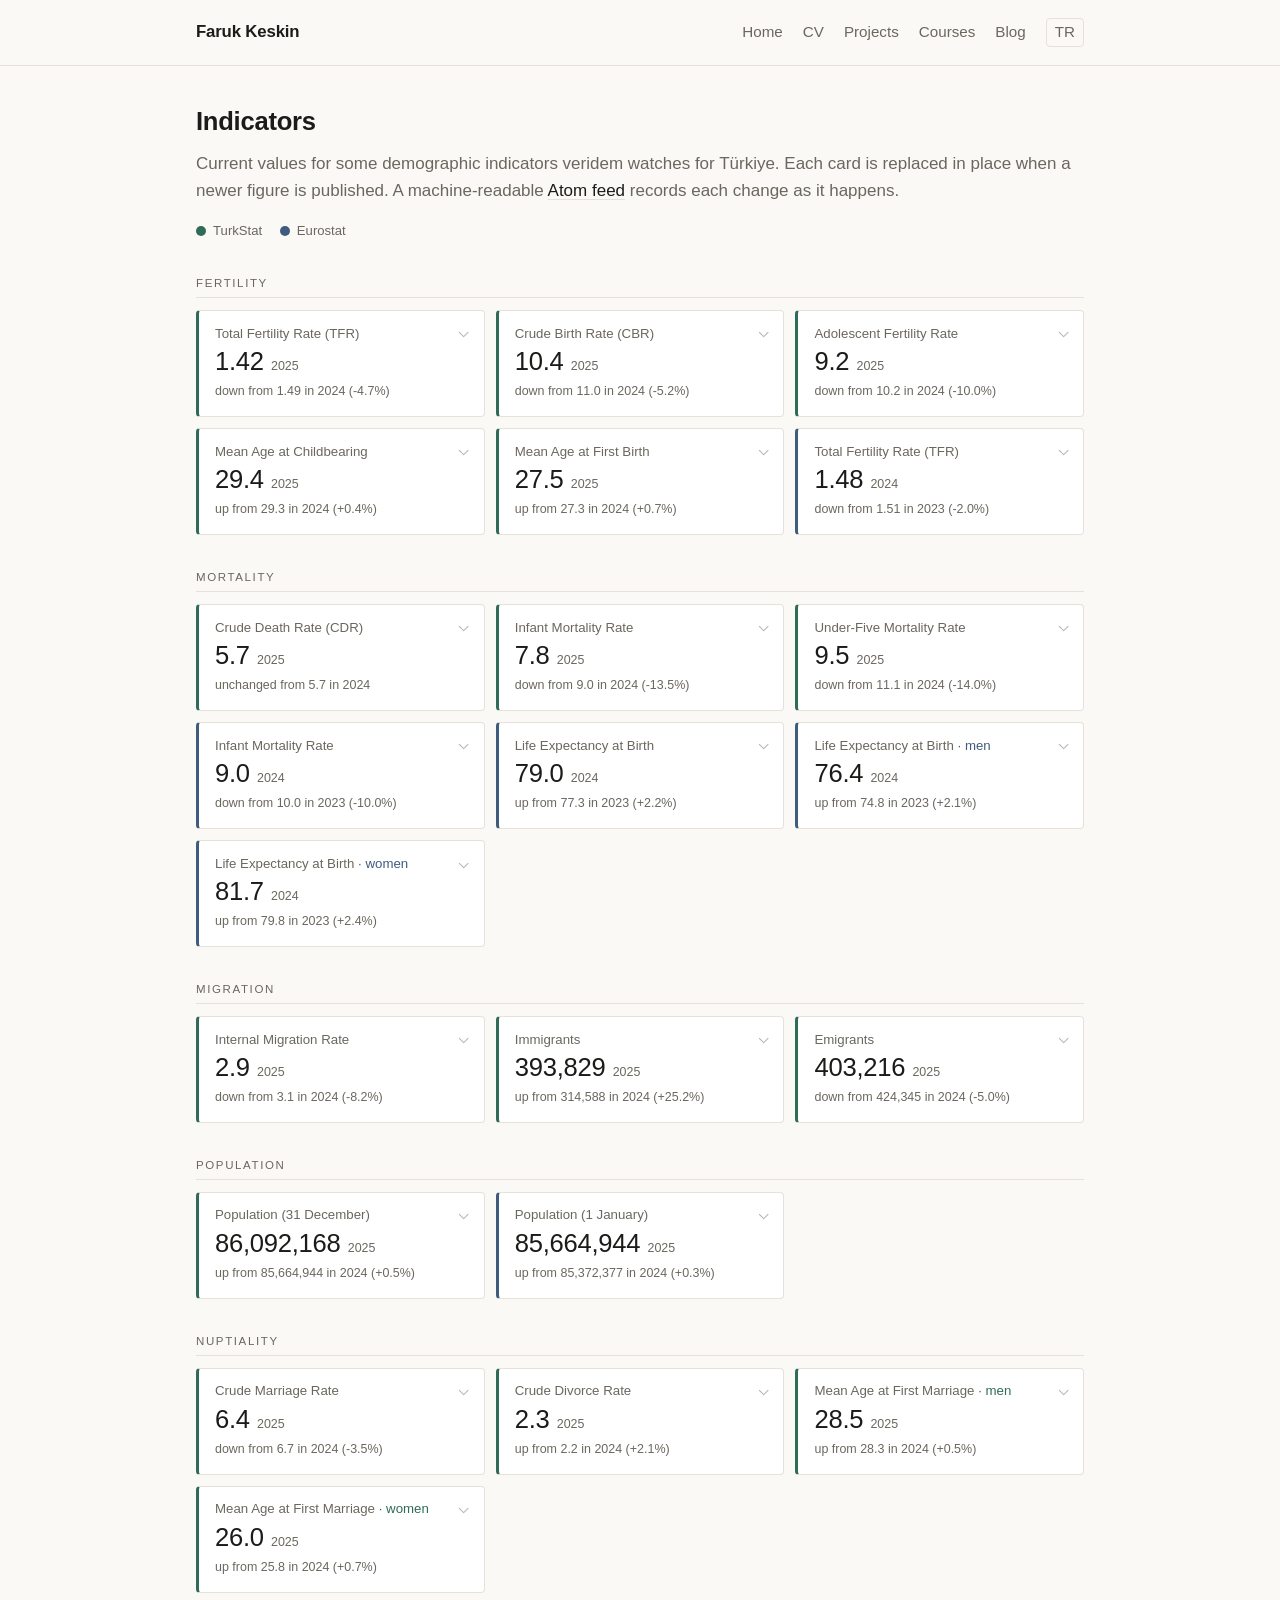
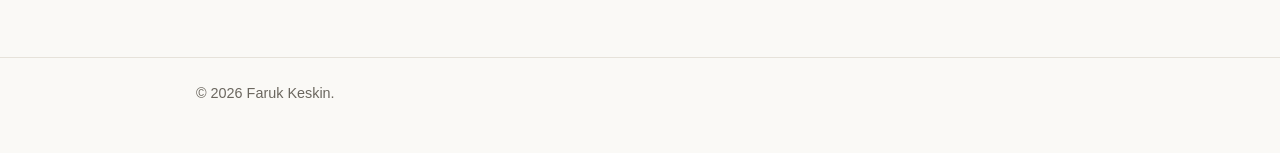
<file: veridem/indicators.html>
<!doctype html>
<html lang="en" class="lang-en">
<head>
<meta charset="utf-8">
<script>try{document.documentElement.className=localStorage.getItem("lang")==="tr"?"lang-tr":"lang-en";}catch(e){}</script>
<title>Indicators &mdash; Faruk Keskin</title>
<meta name="viewport" content="width=device-width, initial-scale=1">
<meta name="description" content="Current values for some demographic indicators veridem watches for Türkiye, from TurkStat and Eurostat.">
<link rel="shortcut icon" href="../img/favicon.ico">
<link rel="stylesheet" href="../css/style.css">
<link rel="alternate" type="application/atom+xml" title="veridem — instant change notices (Türkiye)" href="./changes.xml">
</head>
<body>
<header class="site">
	<div class="wrap">
		<a class="site-name" href="../index.html">Faruk Keskin</a>
		<nav class="main">
			<ul>
				<li><a href="../index.html"><span data-en>Home</span><span data-tr>Anasayfa</span></a></li>
				<li><a href="../cv.html">CV</a></li>
				<li><a href="../projects.html"><span data-en>Projects</span><span data-tr>Projeler</span></a></li>
				<li><a href="../courses.html"><span data-en>Courses</span><span data-tr>Dersler</span></a></li>
				<li><a href="../blog/index.html">Blog</a></li>
				<li><button id="lang-toggle" type="button" aria-label="Switch language">TR</button></li>
			</ul>
		</nav>
	</div>
</header>

<main class="wrap">
<!-- veridem:start -->
<style>
.vd{--vd-tuik:#2f6b58;--vd-estat:#3f5b7d;--vd-tint:rgba(0,0,0,.02)}
@media (prefers-color-scheme:dark){.vd{--vd-tuik:#7cc2a8;--vd-estat:#93b4dd;--vd-tint:rgba(255,255,255,.03)}}
.vd .s-tuik{--vd-c:var(--vd-tuik)}
.vd .s-estat{--vd-c:var(--vd-estat)}

.vd-legend{display:flex;flex-wrap:wrap;gap:1.1rem;margin:0 0 2rem;padding:0;list-style:none;
 font-size:.82rem;color:var(--text-muted)}
.vd-legend li{display:flex;align-items:center;gap:.45rem}
.vd-legend i{width:.62rem;height:.62rem;border-radius:50%;background:var(--vd-c);flex:none}

.vd-dom{font-size:.72rem;letter-spacing:.14em;text-transform:uppercase;color:var(--text-muted);
 font-weight:400;margin:2.2rem 0 .75rem;padding-bottom:.4rem;border-bottom:1px solid var(--border)}
.vd-grid{display:grid;grid-template-columns:repeat(auto-fill,minmax(16.5rem,1fr));
 gap:.7rem;margin:0;padding:0;list-style:none}

.vd-card{background:var(--bg-raised);border:1px solid var(--border);
 border-left:3px solid var(--vd-c);border-radius:4px;overflow:hidden;
 transition:border-color .15s}
.vd-card:hover{border-color:var(--vd-c)}
.vd-card>summary{cursor:pointer;list-style:none;padding:.85rem 1rem;position:relative}
.vd-card>summary::-webkit-details-marker{display:none}
.vd-card>summary:focus-visible{outline:2px solid var(--vd-c);outline-offset:-2px}

/* Chevron drawn from borders: no font glyph, and no CSS escape to get wrong. */
.vd-card>summary::after{content:"";position:absolute;right:1rem;top:1.15rem;
 width:.4rem;height:.4rem;border-right:1.5px solid var(--text-muted);
 border-bottom:1.5px solid var(--text-muted);transform:rotate(45deg);
 opacity:.5;transition:transform .18s,opacity .18s}
.vd-card[open]>summary::after{transform:rotate(225deg);opacity:.9}
@media (prefers-reduced-motion:reduce){
 .vd-card,.vd-card>summary::after{transition:none}
}

.vd-name{display:block;font-size:.83rem;line-height:1.35;color:var(--text-muted);
 padding-right:1.4rem;margin-bottom:.3rem}
.vd-split{color:var(--vd-c)}
.vd-val{display:block;font-size:1.6rem;line-height:1.15;font-variant-numeric:tabular-nums;
 letter-spacing:-.01em}
.vd-yr{font-size:.78rem;color:var(--text-muted);margin-left:.45rem;letter-spacing:0}
.vd-sum{display:block;font-size:.78rem;color:var(--text-muted);margin-top:.35rem}

.vd-body{padding:0 1rem 1rem;font-size:.79rem;background:var(--vd-tint)}
.vd-body dl{display:grid;grid-template-columns:auto 1fr;gap:.22rem .9rem;margin:0;
 padding-top:.8rem;border-top:1px solid var(--border)}
.vd-body dt{color:var(--text-muted)}
.vd-body dd{margin:0;font-variant-numeric:tabular-nums}
.vd-hist{margin-top:.7rem;padding-top:.6rem;border-top:1px solid var(--border);
 font-variant-numeric:tabular-nums;display:flex;flex-wrap:wrap;gap:.15rem .9rem}
.vd-hist span{color:var(--text-muted)}
.vd-hist b{font-weight:400;color:var(--text)}
</style>
<div class="vd">
<h1 data-en>Indicators</h1>
<h1 data-tr>Göstergeler</h1>
<p data-en class="text-muted">Current values for some demographic indicators veridem watches for Türkiye. Each card is replaced in place when a newer figure is published. A machine-readable <a href="./changes.xml">Atom feed</a> records each change as it happens.</p>
<p data-tr class="text-muted">Veridem'in Türkiye için izlediği bazı demografik göstergelerin güncel değerleri. Yeni bir değer yayımlandığında kart yerinde güncellenir. Değişiklikler ayrıca <a href="./changes.xml">Atom akışına</a> kaydedilir.</p>
<ul class="vd-legend"><li class="s-tuik"><i></i><span data-en>TurkStat</span><span data-tr>TÜİK</span></li><li class="s-estat"><i></i><span data-en>Eurostat</span><span data-tr>Eurostat</span></li></ul>
<h2 class="vd-dom">Fertility</h2><ul class="vd-grid">
<li><details class="vd-card s-tuik"><summary><span class="vd-name">Total Fertility Rate (TFR)</span><span class="vd-val">1.42<span class="vd-yr">2025</span></span><span class="vd-sum">down from 1.49 in 2024 (-4.7%)</span></summary><div class="vd-body"><dl><dt>Previous</dt><dd>1.49 (2024)</dd><dt>Change</dt><dd>-0.07 (-4.7%)</dd><dt>Direction</dt><dd>Down -- 11th consecutive annual decline</dd><dt>Standing</dt><dd>Lowest value in the series (since 2001)</dd><dt>History</dt><dd>2001 to 2025 (25 periods)</dd></dl><div class="vd-hist"><span>2021 <b>1.71</b></span><span>2022 <b>1.63</b></span><span>2023 <b>1.52</b></span><span>2024 <b>1.49</b></span><span>2025 <b>1.42</b></span></div></div></details></li>
<li><details class="vd-card s-tuik"><summary><span class="vd-name">Crude Birth Rate (CBR)</span><span class="vd-val">10.4<span class="vd-yr">2025</span></span><span class="vd-sum">down from 11.0 in 2024 (-5.2%)</span></summary><div class="vd-body"><dl><dt>Previous</dt><dd>11.0 (2024)</dd><dt>Change</dt><dd>-0.6 (-5.2%)</dd><dt>Direction</dt><dd>Down -- 11th consecutive annual decline</dd><dt>Standing</dt><dd>Lowest value in the series (since 2001)</dd><dt>History</dt><dd>2001 to 2025 (25 periods)</dd></dl><div class="vd-hist"><span>2021 <b>12.9</b></span><span>2022 <b>12.3</b></span><span>2023 <b>11.3</b></span><span>2024 <b>11.0</b></span><span>2025 <b>10.4</b></span></div></div></details></li>
<li><details class="vd-card s-tuik"><summary><span class="vd-name">Adolescent Fertility Rate</span><span class="vd-val">9.2<span class="vd-yr">2025</span></span><span class="vd-sum">down from 10.2 in 2024 (-10.0%)</span></summary><div class="vd-body"><dl><dt>Previous</dt><dd>10.2 (2024)</dd><dt>Change</dt><dd>-1.0 (-10.0%)</dd><dt>Direction</dt><dd>Down -- 18th consecutive annual decline</dd><dt>Standing</dt><dd>Lowest value in the series (since 2001)</dd><dt>History</dt><dd>2001 to 2025 (25 periods)</dd></dl><div class="vd-hist"><span>2021 <b>13.1</b></span><span>2022 <b>12.5</b></span><span>2023 <b>11.2</b></span><span>2024 <b>10.2</b></span><span>2025 <b>9.2</b></span></div></div></details></li>
<li><details class="vd-card s-tuik"><summary><span class="vd-name">Mean Age at Childbearing</span><span class="vd-val">29.4<span class="vd-yr">2025</span></span><span class="vd-sum">up from 29.3 in 2024 (+0.4%)</span></summary><div class="vd-body"><dl><dt>Previous</dt><dd>29.3 (2024)</dd><dt>Change</dt><dd>+0.1 (+0.4%)</dd><dt>Direction</dt><dd>Up -- 24th consecutive annual increase</dd><dt>Standing</dt><dd>Highest value in the series (since 2001)</dd><dt>History</dt><dd>2001 to 2025 (25 periods)</dd></dl><div class="vd-hist"><span>2021 <b>29.1</b></span><span>2022 <b>29.2</b></span><span>2023 <b>29.2</b></span><span>2024 <b>29.3</b></span><span>2025 <b>29.4</b></span></div></div></details></li>
<li><details class="vd-card s-tuik"><summary><span class="vd-name">Mean Age at First Birth</span><span class="vd-val">27.5<span class="vd-yr">2025</span></span><span class="vd-sum">up from 27.3 in 2024 (+0.7%)</span></summary><div class="vd-body"><dl><dt>Previous</dt><dd>27.3 (2024)</dd><dt>Change</dt><dd>+0.2 (+0.7%)</dd><dt>Direction</dt><dd>Up -- 11th consecutive annual increase</dd><dt>Standing</dt><dd>Highest value in the series (since 2014)</dd><dt>History</dt><dd>2014 to 2025 (12 periods)</dd></dl><div class="vd-hist"><span>2021 <b>26.7</b></span><span>2022 <b>26.8</b></span><span>2023 <b>27.0</b></span><span>2024 <b>27.3</b></span><span>2025 <b>27.5</b></span></div></div></details></li>
<li><details class="vd-card s-estat"><summary><span class="vd-name">Total Fertility Rate (TFR)</span><span class="vd-val">1.48<span class="vd-yr">2024</span></span><span class="vd-sum">down from 1.51 in 2023 (-2.0%)</span></summary><div class="vd-body"><dl><dt>Previous</dt><dd>1.51 (2023)</dd><dt>Change</dt><dd>-0.03 (-2.0%)</dd><dt>Direction</dt><dd>Down -- 8th consecutive annual decline</dd><dt>Standing</dt><dd>Lowest value in the series (since 2007)</dd><dt>History</dt><dd>2007 to 2024 (16 periods)</dd></dl><div class="vd-hist"><span>2018 <b>1.99</b></span><span>2019 <b>1.88</b></span><span>2022 <b>1.63</b></span><span>2023 <b>1.51</b></span><span>2024 <b>1.48</b></span></div></div></details></li>
</ul>
<h2 class="vd-dom">Mortality</h2><ul class="vd-grid">
<li><details class="vd-card s-tuik"><summary><span class="vd-name">Crude Death Rate (CDR)</span><span class="vd-val">5.7<span class="vd-yr">2025</span></span><span class="vd-sum">unchanged from 5.7 in 2024</span></summary><div class="vd-body"><dl><dt>Previous</dt><dd>5.7 (2024)</dd><dt>Change</dt><dd>-0.0 (-0.0%)</dd><dt>Direction</dt><dd>Down vs previous period</dd><dt>History</dt><dd>2009 to 2025 (17 periods)</dd></dl><div class="vd-hist"><span>2021 <b>6.7</b></span><span>2022 <b>5.9</b></span><span>2023 <b>6.2</b></span><span>2024 <b>5.7</b></span><span>2025 <b>5.7</b></span></div></div></details></li>
<li><details class="vd-card s-tuik"><summary><span class="vd-name">Infant Mortality Rate</span><span class="vd-val">7.8<span class="vd-yr">2025</span></span><span class="vd-sum">down from 9.0 in 2024 (-13.5%)</span></summary><div class="vd-body"><dl><dt>Previous</dt><dd>9.0 (2024)</dd><dt>Change</dt><dd>-1.2 (-13.5%)</dd><dt>Direction</dt><dd>Down vs previous period</dd><dt>Standing</dt><dd>Lowest value in the series (since 2009)</dd><dt>History</dt><dd>2009 to 2025 (17 periods)</dd></dl><div class="vd-hist"><span>2021 <b>9.4</b></span><span>2022 <b>9.3</b></span><span>2023 <b>10.1</b></span><span>2024 <b>9.0</b></span><span>2025 <b>7.8</b></span></div></div></details></li>
<li><details class="vd-card s-tuik"><summary><span class="vd-name">Under-Five Mortality Rate</span><span class="vd-val">9.5<span class="vd-yr">2025</span></span><span class="vd-sum">down from 11.1 in 2024 (-14.0%)</span></summary><div class="vd-body"><dl><dt>Previous</dt><dd>11.1 (2024)</dd><dt>Change</dt><dd>-1.6 (-14.0%)</dd><dt>Direction</dt><dd>Down vs previous period</dd><dt>Standing</dt><dd>Lowest value in the series (since 2009)</dd><dt>History</dt><dd>2009 to 2025 (17 periods)</dd></dl><div class="vd-hist"><span>2021 <b>11.4</b></span><span>2022 <b>11.3</b></span><span>2023 <b>14.7</b></span><span>2024 <b>11.1</b></span><span>2025 <b>9.5</b></span></div></div></details></li>
<li><details class="vd-card s-estat"><summary><span class="vd-name">Infant Mortality Rate</span><span class="vd-val">9.0<span class="vd-yr">2024</span></span><span class="vd-sum">down from 10.0 in 2023 (-10.0%)</span></summary><div class="vd-body"><dl><dt>Previous</dt><dd>10.0 (2023)</dd><dt>Change</dt><dd>-1.0 (-10.0%)</dd><dt>Direction</dt><dd>Down vs previous period</dd><dt>Standing</dt><dd>Lowest value in the series (since 1996)</dd><dt>History</dt><dd>1996 to 2024 (28 periods)</dd></dl><div class="vd-hist"><span>2019 <b>9.1</b></span><span>2021 <b>9.3</b></span><span>2022 <b>9.2</b></span><span>2023 <b>10.0</b></span><span>2024 <b>9.0</b></span></div></div></details></li>
<li><details class="vd-card s-estat"><summary><span class="vd-name">Life Expectancy at Birth</span><span class="vd-val">79.0<span class="vd-yr">2024</span></span><span class="vd-sum">up from 77.3 in 2023 (+2.2%)</span></summary><div class="vd-body"><dl><dt>Previous</dt><dd>77.3 (2023)</dd><dt>Change</dt><dd>+1.7 (+2.2%)</dd><dt>Direction</dt><dd>Up vs previous period</dd><dt>History</dt><dd>2009 to 2024 (14 periods)</dd></dl><div class="vd-hist"><span>2018 <b>78.9</b></span><span>2019 <b>79.1</b></span><span>2022 <b>76.3</b></span><span>2023 <b>77.3</b></span><span>2024 <b>79.0</b></span></div></div></details></li>
<li><details class="vd-card s-estat"><summary><span class="vd-name">Life Expectancy at Birth<span class="vd-split"> &middot; men</span></span><span class="vd-val">76.4<span class="vd-yr">2024</span></span><span class="vd-sum">up from 74.8 in 2023 (+2.1%)</span></summary><div class="vd-body"><dl><dt>Previous</dt><dd>74.8 (2023)</dd><dt>Change</dt><dd>+1.6 (+2.1%)</dd><dt>Direction</dt><dd>Up vs previous period</dd><dt>History</dt><dd>2009 to 2024 (14 periods)</dd></dl><div class="vd-hist"><span>2018 <b>76.2</b></span><span>2019 <b>76.4</b></span><span>2022 <b>74.3</b></span><span>2023 <b>74.8</b></span><span>2024 <b>76.4</b></span></div></div></details></li>
<li><details class="vd-card s-estat"><summary><span class="vd-name">Life Expectancy at Birth<span class="vd-split"> &middot; women</span></span><span class="vd-val">81.7<span class="vd-yr">2024</span></span><span class="vd-sum">up from 79.8 in 2023 (+2.4%)</span></summary><div class="vd-body"><dl><dt>Previous</dt><dd>79.8 (2023)</dd><dt>Change</dt><dd>+1.9 (+2.4%)</dd><dt>Direction</dt><dd>Up vs previous period</dd><dt>History</dt><dd>2009 to 2024 (14 periods)</dd></dl><div class="vd-hist"><span>2018 <b>81.6</b></span><span>2019 <b>81.8</b></span><span>2022 <b>78.4</b></span><span>2023 <b>79.8</b></span><span>2024 <b>81.7</b></span></div></div></details></li>
</ul>
<h2 class="vd-dom">Migration</h2><ul class="vd-grid">
<li><details class="vd-card s-tuik"><summary><span class="vd-name">Internal Migration Rate</span><span class="vd-val">2.9<span class="vd-yr">2025</span></span><span class="vd-sum">down from 3.1 in 2024 (-8.2%)</span></summary><div class="vd-body"><dl><dt>Previous</dt><dd>3.1 (2024)</dd><dt>Change</dt><dd>-0.3 (-8.2%)</dd><dt>Direction</dt><dd>Down vs previous period</dd><dt>History</dt><dd>2008 to 2025 (18 periods)</dd></dl><div class="vd-hist"><span>2021 <b>3.3</b></span><span>2022 <b>3.3</b></span><span>2023 <b>4.0</b></span><span>2024 <b>3.1</b></span><span>2025 <b>2.9</b></span></div></div></details></li>
<li><details class="vd-card s-tuik"><summary><span class="vd-name">Immigrants</span><span class="vd-val">393,829<span class="vd-yr">2025</span></span><span class="vd-sum">up from 314,588 in 2024 (+25.2%)</span></summary><div class="vd-body"><dl><dt>Previous</dt><dd>314,588 (2024)</dd><dt>Change</dt><dd>+79,241 (+25.2%)</dd><dt>Direction</dt><dd>Up vs previous period</dd><dt>Standing</dt><dd>Highest value in the series (since 2024)</dd><dt>History</dt><dd>2024 to 2025 (2 periods)</dd></dl><div class="vd-hist"><span>2024 <b>314,588</b></span><span>2025 <b>393,829</b></span></div></div></details></li>
<li><details class="vd-card s-tuik"><summary><span class="vd-name">Emigrants</span><span class="vd-val">403,216<span class="vd-yr">2025</span></span><span class="vd-sum">down from 424,345 in 2024 (-5.0%)</span></summary><div class="vd-body"><dl><dt>Previous</dt><dd>424,345 (2024)</dd><dt>Change</dt><dd>-21,129 (-5.0%)</dd><dt>Direction</dt><dd>Down vs previous period</dd><dt>Standing</dt><dd>Lowest value in the series (since 2024)</dd><dt>History</dt><dd>2024 to 2025 (2 periods)</dd></dl><div class="vd-hist"><span>2024 <b>424,345</b></span><span>2025 <b>403,216</b></span></div></div></details></li>
</ul>
<h2 class="vd-dom">Population</h2><ul class="vd-grid">
<li><details class="vd-card s-tuik"><summary><span class="vd-name">Population (31 December)</span><span class="vd-val">86,092,168<span class="vd-yr">2025</span></span><span class="vd-sum">up from 85,664,944 in 2024 (+0.5%)</span></summary><div class="vd-body"><dl><dt>Previous</dt><dd>85,664,944 (2024)</dd><dt>Change</dt><dd>+427,224 (+0.5%)</dd><dt>Direction</dt><dd>Up -- 18th consecutive annual increase</dd><dt>Standing</dt><dd>Highest value in the series (since 2007)</dd><dt>History</dt><dd>2007 to 2025 (19 periods)</dd></dl><div class="vd-hist"><span>2021 <b>84,680,273</b></span><span>2022 <b>85,279,553</b></span><span>2023 <b>85,372,377</b></span><span>2024 <b>85,664,944</b></span><span>2025 <b>86,092,168</b></span></div></div></details></li>
<li><details class="vd-card s-estat"><summary><span class="vd-name">Population (1 January)</span><span class="vd-val">85,664,944<span class="vd-yr">2025</span></span><span class="vd-sum">up from 85,372,377 in 2024 (+0.3%)</span></summary><div class="vd-body"><dl><dt>Previous</dt><dd>85,372,377 (2024)</dd><dt>Change</dt><dd>+292,567 (+0.3%)</dd><dt>Direction</dt><dd>Up -- 24th consecutive annual increase</dd><dt>Standing</dt><dd>Highest value in the series (since 1960)</dd><dt>History</dt><dd>1960 to 2025 (66 periods)</dd></dl><div class="vd-hist"><span>2021 <b>83,614,362</b></span><span>2022 <b>84,680,273</b></span><span>2023 <b>85,279,553</b></span><span>2024 <b>85,372,377</b></span><span>2025 <b>85,664,944</b></span></div></div></details></li>
</ul>
<h2 class="vd-dom">Nuptiality</h2><ul class="vd-grid">
<li><details class="vd-card s-tuik"><summary><span class="vd-name">Crude Marriage Rate</span><span class="vd-val">6.4<span class="vd-yr">2025</span></span><span class="vd-sum">down from 6.7 in 2024 (-3.5%)</span></summary><div class="vd-body"><dl><dt>Previous</dt><dd>6.7 (2024)</dd><dt>Change</dt><dd>-0.2 (-3.5%)</dd><dt>Direction</dt><dd>Down vs previous period</dd><dt>History</dt><dd>2001 to 2025 (25 periods)</dd></dl><div class="vd-hist"><span>2021 <b>6.7</b></span><span>2022 <b>6.8</b></span><span>2023 <b>6.6</b></span><span>2024 <b>6.7</b></span><span>2025 <b>6.4</b></span></div></div></details></li>
<li><details class="vd-card s-tuik"><summary><span class="vd-name">Crude Divorce Rate</span><span class="vd-val">2.3<span class="vd-yr">2025</span></span><span class="vd-sum">up from 2.2 in 2024 (+2.1%)</span></summary><div class="vd-body"><dl><dt>Previous</dt><dd>2.2 (2024)</dd><dt>Change</dt><dd>+0.0 (+2.1%)</dd><dt>Direction</dt><dd>Up vs previous period</dd><dt>Standing</dt><dd>Highest value in the series (since 2001)</dd><dt>History</dt><dd>2001 to 2025 (25 periods)</dd></dl><div class="vd-hist"><span>2021 <b>2.1</b></span><span>2022 <b>2.1</b></span><span>2023 <b>2.0</b></span><span>2024 <b>2.2</b></span><span>2025 <b>2.3</b></span></div></div></details></li>
<li><details class="vd-card s-tuik"><summary><span class="vd-name">Mean Age at First Marriage<span class="vd-split"> &middot; men</span></span><span class="vd-val">28.5<span class="vd-yr">2025</span></span><span class="vd-sum">up from 28.3 in 2024 (+0.5%)</span></summary><div class="vd-body"><dl><dt>Previous</dt><dd>28.3 (2024)</dd><dt>Change</dt><dd>+0.1 (+0.5%)</dd><dt>Direction</dt><dd>Up -- 24th consecutive annual increase</dd><dt>Standing</dt><dd>Highest value in the series (since 2001)</dd><dt>History</dt><dd>2001 to 2025 (25 periods)</dd></dl><div class="vd-hist"><span>2021 <b>28.1</b></span><span>2022 <b>28.2</b></span><span>2023 <b>28.3</b></span><span>2024 <b>28.3</b></span><span>2025 <b>28.5</b></span></div></div></details></li>
<li><details class="vd-card s-tuik"><summary><span class="vd-name">Mean Age at First Marriage<span class="vd-split"> &middot; women</span></span><span class="vd-val">26.0<span class="vd-yr">2025</span></span><span class="vd-sum">up from 25.8 in 2024 (+0.7%)</span></summary><div class="vd-body"><dl><dt>Previous</dt><dd>25.8 (2024)</dd><dt>Change</dt><dd>+0.2 (+0.7%)</dd><dt>Direction</dt><dd>Up -- 22nd consecutive annual increase</dd><dt>Standing</dt><dd>Highest value in the series (since 2001)</dd><dt>History</dt><dd>2001 to 2025 (25 periods)</dd></dl><div class="vd-hist"><span>2021 <b>25.4</b></span><span>2022 <b>25.6</b></span><span>2023 <b>25.7</b></span><span>2024 <b>25.8</b></span><span>2025 <b>26.0</b></span></div></div></details></li>
</ul>
</div>
<!-- Rebuilt by veridem on every run. One card per watched series, always showing its current value. -->
<!-- veridem:end -->
</main>

<footer class="site">
	<div class="wrap">
		<span data-en>&copy; 2026 Faruk Keskin.</span>
		<span data-tr>&copy; 2026 Faruk Keskin.</span>
	</div>
</footer>

<script src="../js/main.js"></script>
</body>
</html>
</file>
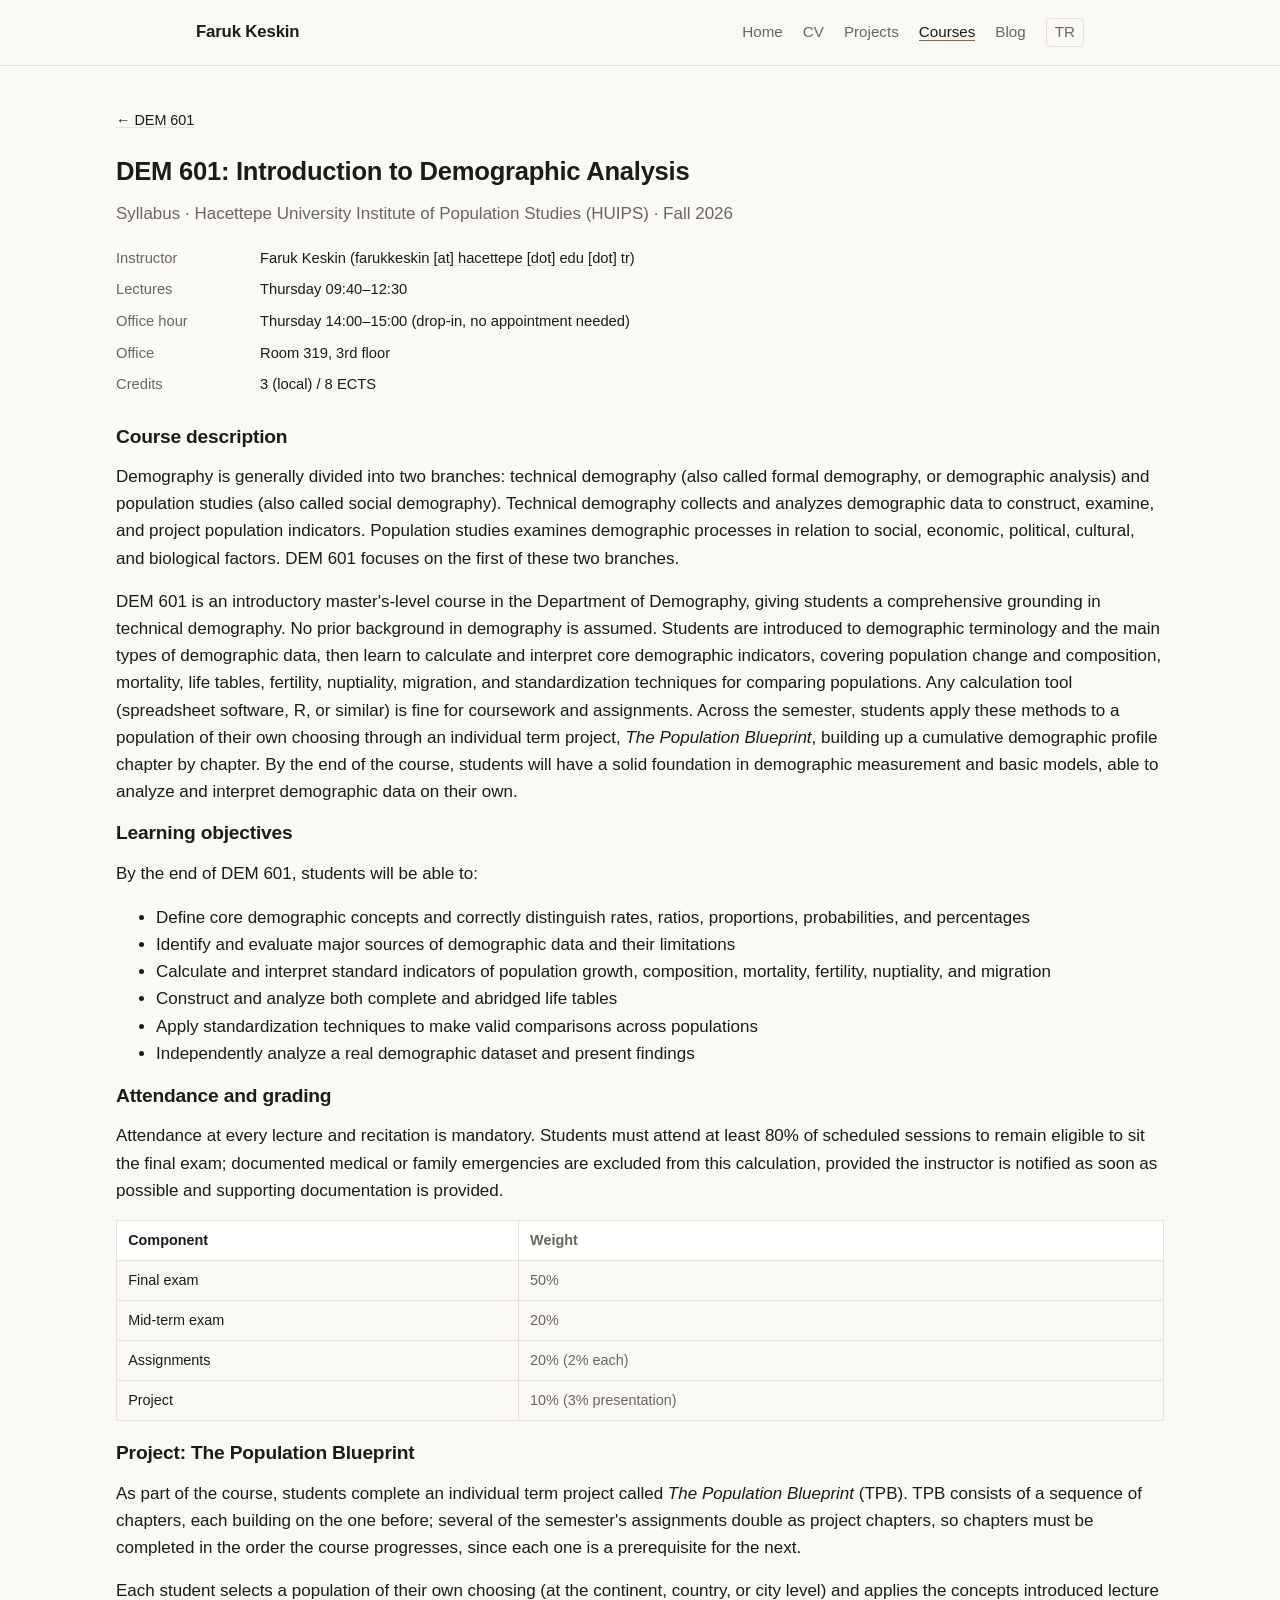
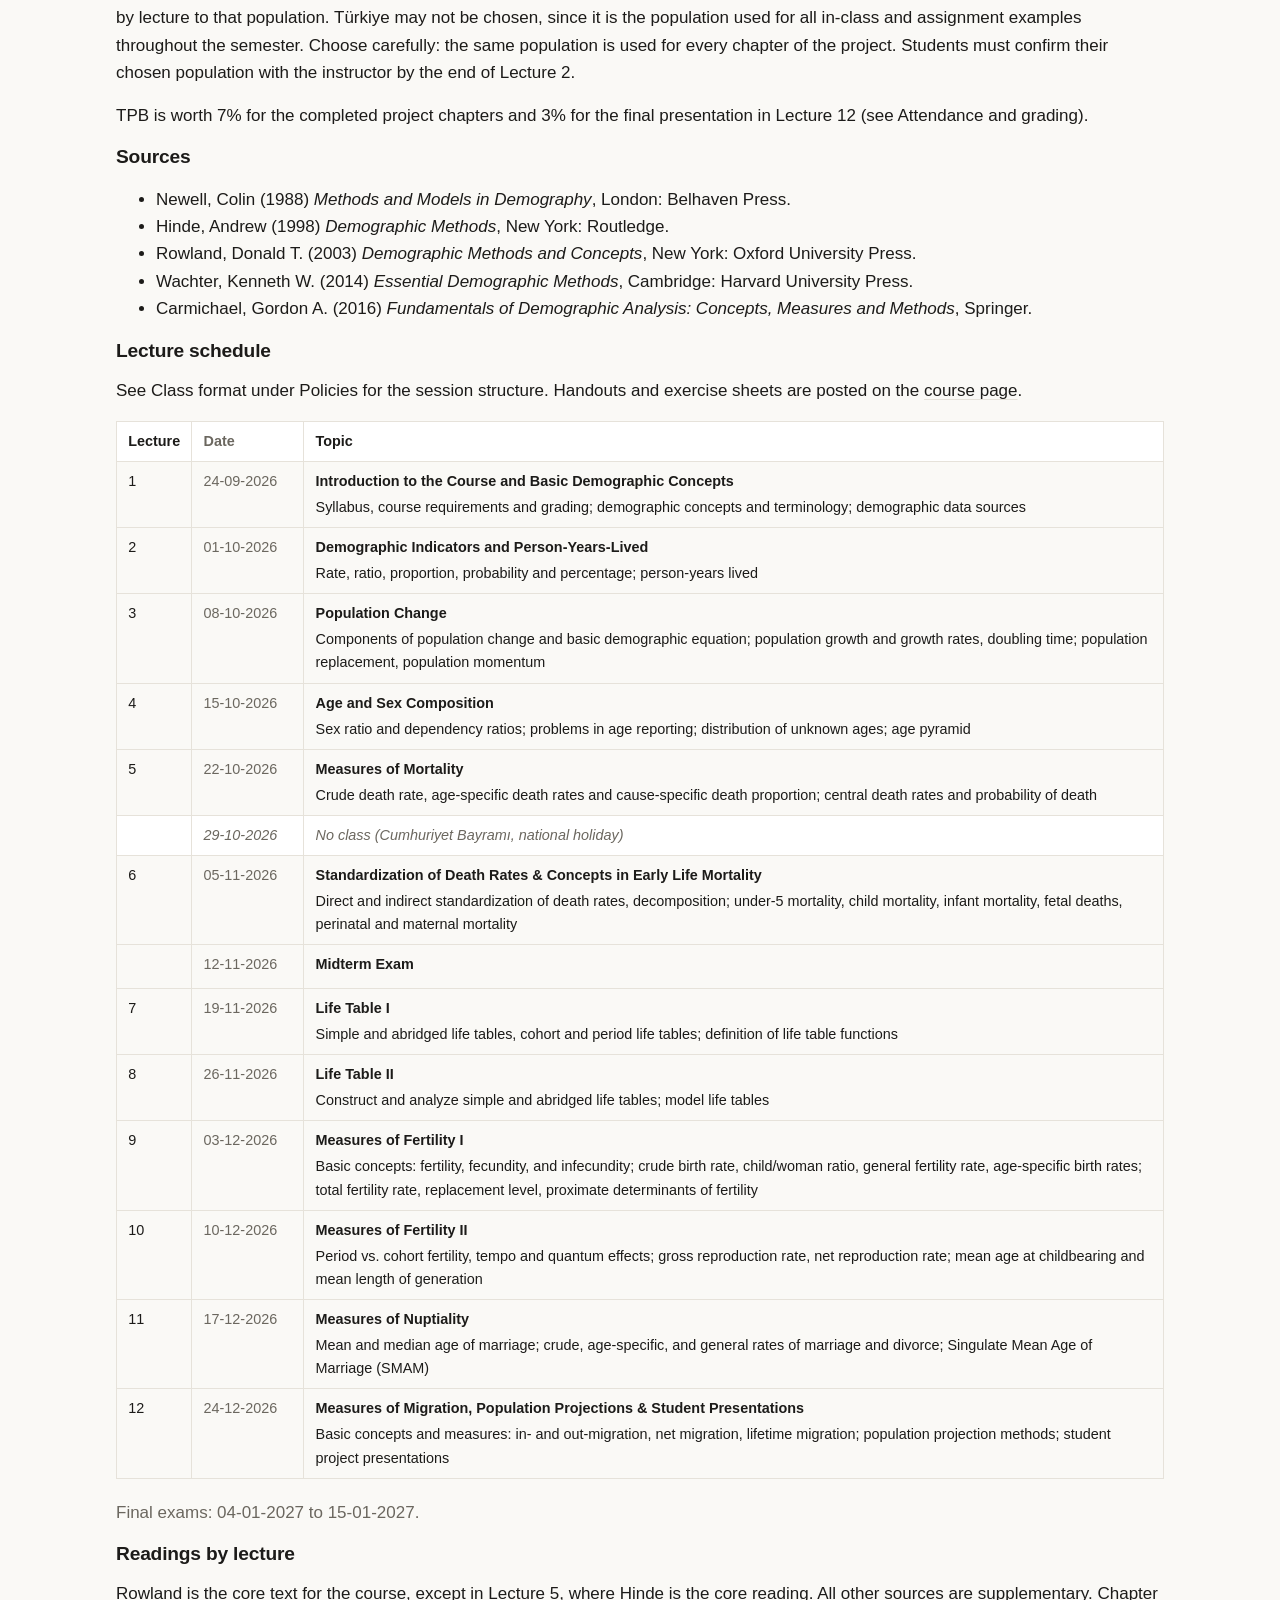
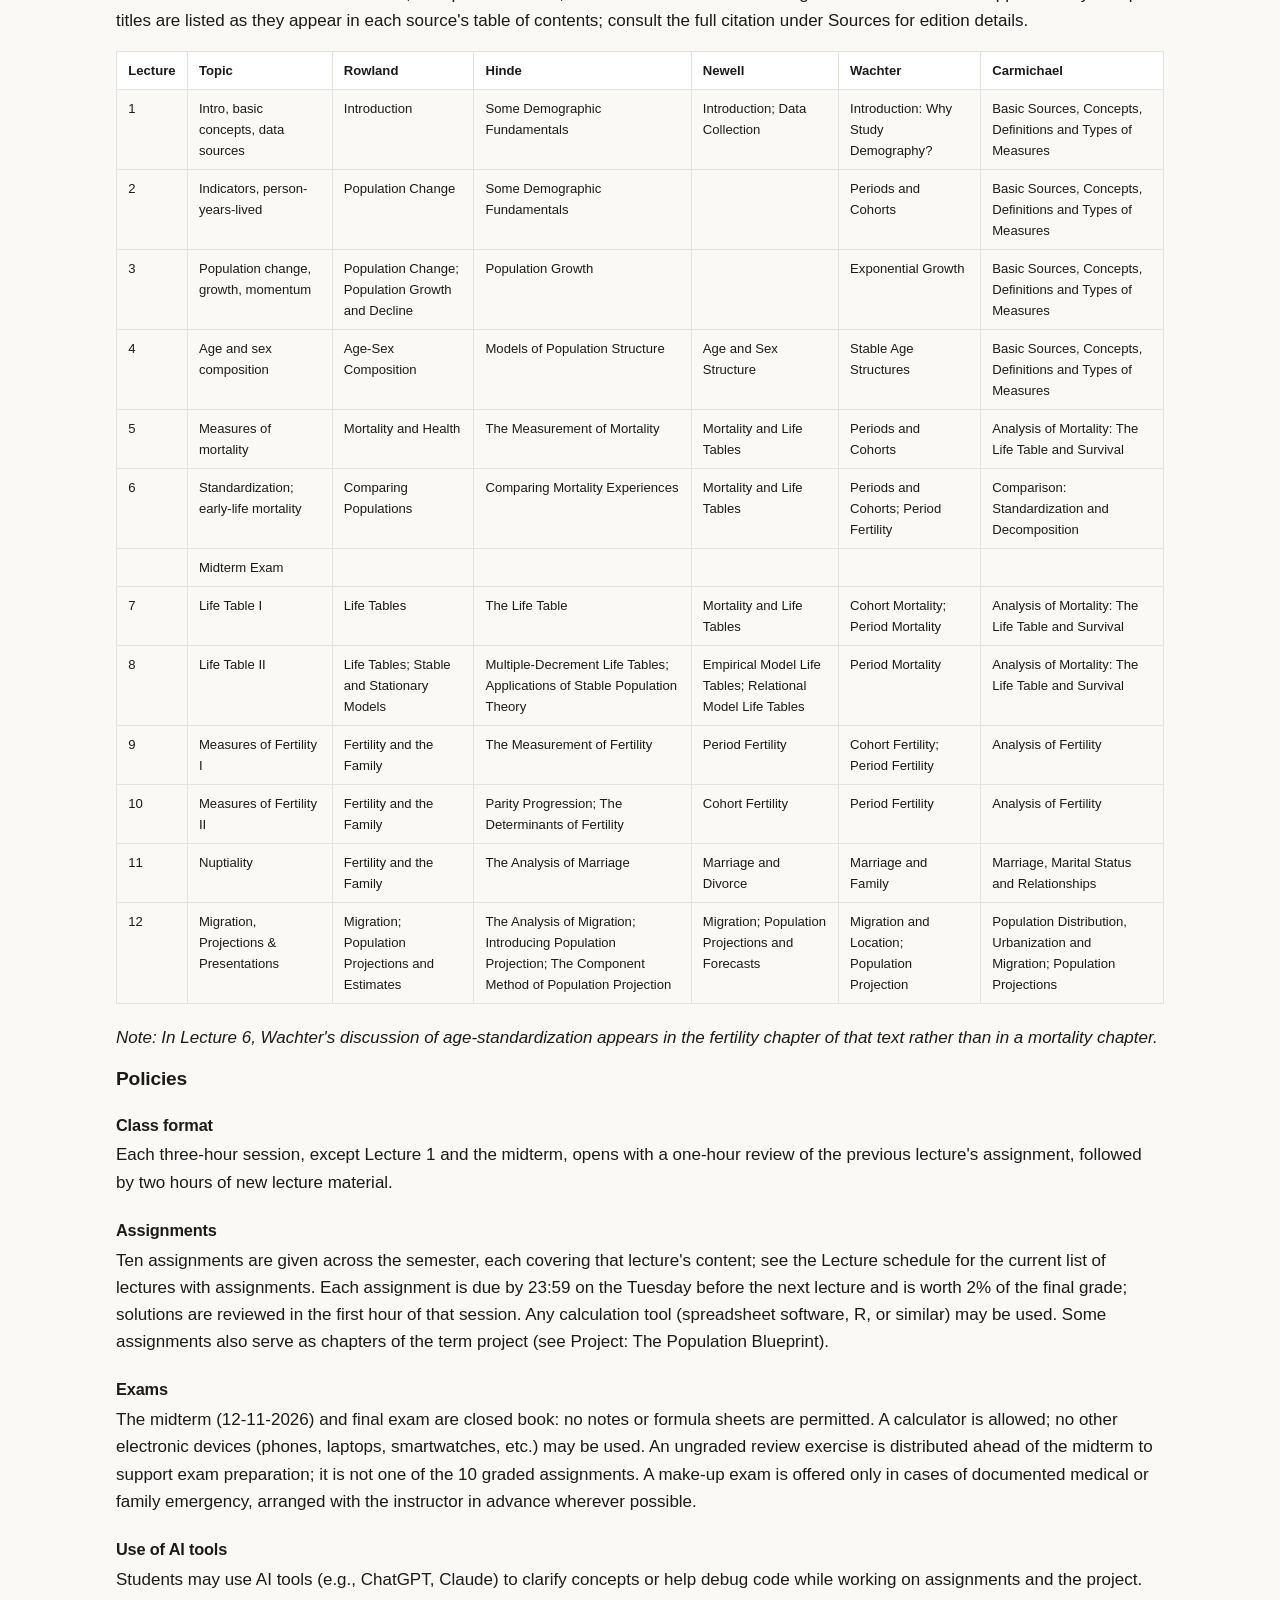
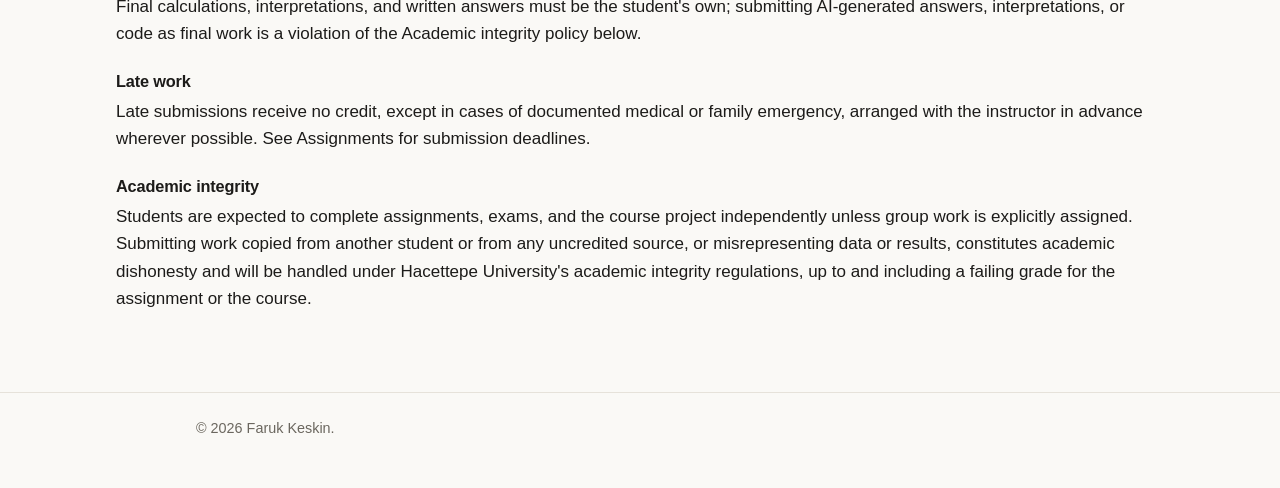
<file: courses/dem-601/syllabus.html>
<!doctype html>
<html lang="en" class="lang-en">
<head>
<meta charset="utf-8">
<script>try{document.documentElement.className=localStorage.getItem("lang")==="tr"?"lang-tr":"lang-en";}catch(e){}</script>
<title>DEM 601 syllabus · Faruk Keskin</title>
<meta name="viewport" content="width=device-width, initial-scale=1">
<meta name="description" content="Full syllabus for DEM 601, Introduction to Demographic Analysis, Hacettepe University Institute of Population Studies.">
<link rel="shortcut icon" href="../../img/favicon.ico">
<link rel="stylesheet" href="../../css/style.css">
</head>
<body>
<header class="site">
	<div class="wrap">
		<a class="site-name" href="../../index.html">Faruk Keskin</a>
		<nav class="main">
			<ul>
				<li><a href="../../index.html"><span data-en>Home</span><span data-tr>Anasayfa</span></a></li>
				<li><a href="../../cv.html">CV</a></li>
				<li><a href="../../projects.html"><span data-en>Projects</span><span data-tr>Projeler</span></a></li>
				<li><a href="../../courses.html" aria-current="page"><span data-en>Courses</span><span data-tr>Dersler</span></a></li>
				<li><a href="../../blog/index.html">Blog</a></li>
				<li><button id="lang-toggle" type="button" aria-label="Switch language">TR</button></li>
			</ul>
		</nav>
	</div>
</header>

<main class="wrap wide">
	<a class="back-link" href="./index.html">&larr; DEM 601</a>

	<h1>DEM 601: Introduction to Demographic Analysis</h1>
	<p class="text-muted">Syllabus · Hacettepe University Institute of Population Studies (HUIPS) · Fall 2026</p>

	<table class="meta-table">
		<tr><td>Instructor</td><td>Faruk Keskin (<a id="email-link" href="#">farukkeskin [at] hacettepe [dot] edu [dot] tr</a>)</td></tr>
		<tr><td>Lectures</td><td>Thursday 09:40–12:30</td></tr>
		<tr><td>Office hour</td><td>Thursday 14:00–15:00 (drop-in, no appointment needed)</td></tr>
		<tr><td>Office</td><td>Room 319, 3rd floor</td></tr>
		<tr><td>Credits</td><td>3 (local) / 8 ECTS</td></tr>
	</table>

	<h2>Course description</h2>
	<p>Demography is generally divided into two branches: technical demography (also called formal demography, or demographic analysis) and population studies (also called social demography). Technical demography collects and analyzes demographic data to construct, examine, and project population indicators. Population studies examines demographic processes in relation to social, economic, political, cultural, and biological factors. DEM 601 focuses on the first of these two branches.</p>
	<p>DEM 601 is an introductory master's-level course in the Department of Demography, giving students a comprehensive grounding in technical demography. No prior background in demography is assumed. Students are introduced to demographic terminology and the main types of demographic data, then learn to calculate and interpret core demographic indicators, covering population change and composition, mortality, life tables, fertility, nuptiality, migration, and standardization techniques for comparing populations. Any calculation tool (spreadsheet software, R, or similar) is fine for coursework and assignments. Across the semester, students apply these methods to a population of their own choosing through an individual term project, <em>The Population Blueprint</em>, building up a cumulative demographic profile chapter by chapter. By the end of the course, students will have a solid foundation in demographic measurement and basic models, able to analyze and interpret demographic data on their own.</p>

	<h2>Learning objectives</h2>
	<p>By the end of DEM 601, students will be able to:</p>
	<ul>
		<li>Define core demographic concepts and correctly distinguish rates, ratios, proportions, probabilities, and percentages</li>
		<li>Identify and evaluate major sources of demographic data and their limitations</li>
		<li>Calculate and interpret standard indicators of population growth, composition, mortality, fertility, nuptiality, and migration</li>
		<li>Construct and analyze both complete and abridged life tables</li>
		<li>Apply standardization techniques to make valid comparisons across populations</li>
		<li>Independently analyze a real demographic dataset and present findings</li>
	</ul>

	<h2 id="grading">Attendance and grading</h2>
	<p>Attendance at every lecture and recitation is mandatory. Students must attend at least 80% of scheduled sessions to remain eligible to sit the final exam; documented medical or family emergencies are excluded from this calculation, provided the instructor is notified as soon as possible and supporting documentation is provided.</p>
	<table class="sched">
		<tr><th>Component</th><th>Weight</th></tr>
		<tr><td>Final exam</td><td>50%</td></tr>
		<tr><td>Mid-term exam</td><td>20%</td></tr>
		<tr><td>Assignments</td><td>20% (2% each)</td></tr>
		<tr><td>Project</td><td>10% (3% presentation)</td></tr>
	</table>

	<h2 id="project">Project: The Population Blueprint</h2>
	<p>As part of the course, students complete an individual term project called <em>The Population Blueprint</em> (TPB). TPB consists of a sequence of chapters, each building on the one before; several of the semester's assignments double as project chapters, so chapters must be completed in the order the course progresses, since each one is a prerequisite for the next.</p>
	<p>Each student selects a population of their own choosing (at the continent, country, or city level) and applies the concepts introduced lecture by lecture to that population. Türkiye may not be chosen, since it is the population used for all in-class and assignment examples throughout the semester. Choose carefully: the same population is used for every chapter of the project. Students must confirm their chosen population with the instructor by the end of Lecture 2.</p>
	<p>TPB is worth 7% for the completed project chapters and 3% for the final presentation in Lecture 12 (see Attendance and grading).</p>

	<h2 id="sources">Sources</h2>
	<ul>
		<li>Newell, Colin (1988) <em>Methods and Models in Demography</em>, London: Belhaven Press.</li>
		<li>Hinde, Andrew (1998) <em>Demographic Methods</em>, New York: Routledge.</li>
		<li>Rowland, Donald T. (2003) <em>Demographic Methods and Concepts</em>, New York: Oxford University Press.</li>
		<li>Wachter, Kenneth W. (2014) <em>Essential Demographic Methods</em>, Cambridge: Harvard University Press.</li>
		<li>Carmichael, Gordon A. (2016) <em>Fundamentals of Demographic Analysis: Concepts, Measures and Methods</em>, Springer.</li>
	</ul>

	<h2 id="schedule">Lecture schedule</h2>
	<p>See Class format under Policies for the session structure. Handouts and exercise sheets are posted on the <a href="./index.html">course page</a>.</p>
	<table class="sched">
		<tr><th>Lecture</th><th>Date</th><th>Topic</th></tr>
		<tr><td>1</td><td>24-09-2026</td><td><span class="lecture-name">Introduction to the Course and Basic Demographic Concepts</span>Syllabus, course requirements and grading; demographic concepts and terminology; demographic data sources</td></tr>
		<tr><td>2</td><td>01-10-2026</td><td><span class="lecture-name">Demographic Indicators and Person-Years-Lived</span>Rate, ratio, proportion, probability and percentage; person-years lived</td></tr>
		<tr><td>3</td><td>08-10-2026</td><td><span class="lecture-name">Population Change</span>Components of population change and basic demographic equation; population growth and growth rates, doubling time; population replacement, population momentum</td></tr>
		<tr><td>4</td><td>15-10-2026</td><td><span class="lecture-name">Age and Sex Composition</span>Sex ratio and dependency ratios; problems in age reporting; distribution of unknown ages; age pyramid</td></tr>
		<tr><td>5</td><td>22-10-2026</td><td><span class="lecture-name">Measures of Mortality</span>Crude death rate, age-specific death rates and cause-specific death proportion; central death rates and probability of death</td></tr>
		<tr class="holiday"><td></td><td>29-10-2026</td><td>No class (Cumhuriyet Bayramı, national holiday)</td></tr>
		<tr><td>6</td><td>05-11-2026</td><td><span class="lecture-name">Standardization of Death Rates &amp; Concepts in Early Life Mortality</span>Direct and indirect standardization of death rates, decomposition; under-5 mortality, child mortality, infant mortality, fetal deaths, perinatal and maternal mortality</td></tr>
		<tr><td></td><td>12-11-2026</td><td><span class="lecture-name">Midterm Exam</span></td></tr>
		<tr><td>7</td><td>19-11-2026</td><td><span class="lecture-name">Life Table I</span>Simple and abridged life tables, cohort and period life tables; definition of life table functions</td></tr>
		<tr><td>8</td><td>26-11-2026</td><td><span class="lecture-name">Life Table II</span>Construct and analyze simple and abridged life tables; model life tables</td></tr>
		<tr><td>9</td><td>03-12-2026</td><td><span class="lecture-name">Measures of Fertility I</span>Basic concepts: fertility, fecundity, and infecundity; crude birth rate, child/woman ratio, general fertility rate, age-specific birth rates; total fertility rate, replacement level, proximate determinants of fertility</td></tr>
		<tr><td>10</td><td>10-12-2026</td><td><span class="lecture-name">Measures of Fertility II</span>Period vs. cohort fertility, tempo and quantum effects; gross reproduction rate, net reproduction rate; mean age at childbearing and mean length of generation</td></tr>
		<tr><td>11</td><td>17-12-2026</td><td><span class="lecture-name">Measures of Nuptiality</span>Mean and median age of marriage; crude, age-specific, and general rates of marriage and divorce; Singulate Mean Age of Marriage (SMAM)</td></tr>
		<tr><td>12</td><td>24-12-2026</td><td><span class="lecture-name">Measures of Migration, Population Projections &amp; Student Presentations</span>Basic concepts and measures: in- and out-migration, net migration, lifetime migration; population projection methods; student project presentations</td></tr>
	</table>
	<p class="text-muted">Final exams: 04-01-2027 to 15-01-2027.</p>

	<h2 id="readings">Readings by lecture</h2>
	<p>Rowland is the core text for the course, except in Lecture 5, where Hinde is the core reading. All other sources are supplementary. Chapter titles are listed as they appear in each source's table of contents; consult the full citation under Sources for edition details.</p>
	<div class="table-scroll">
	<table class="sched readings">
		<tr><th>Lecture</th><th>Topic</th><th>Rowland</th><th>Hinde</th><th>Newell</th><th>Wachter</th><th>Carmichael</th></tr>
		<tr><td>1</td><td>Intro, basic concepts, data sources</td><td>Introduction</td><td>Some Demographic Fundamentals</td><td>Introduction; Data Collection</td><td>Introduction: Why Study Demography?</td><td>Basic Sources, Concepts, Definitions and Types of Measures</td></tr>
		<tr><td>2</td><td>Indicators, person-years-lived</td><td>Population Change</td><td>Some Demographic Fundamentals</td><td></td><td>Periods and Cohorts</td><td>Basic Sources, Concepts, Definitions and Types of Measures</td></tr>
		<tr><td>3</td><td>Population change, growth, momentum</td><td>Population Change; Population Growth and Decline</td><td>Population Growth</td><td></td><td>Exponential Growth</td><td>Basic Sources, Concepts, Definitions and Types of Measures</td></tr>
		<tr><td>4</td><td>Age and sex composition</td><td>Age-Sex Composition</td><td>Models of Population Structure</td><td>Age and Sex Structure</td><td>Stable Age Structures</td><td>Basic Sources, Concepts, Definitions and Types of Measures</td></tr>
		<tr><td>5</td><td>Measures of mortality</td><td>Mortality and Health</td><td>The Measurement of Mortality</td><td>Mortality and Life Tables</td><td>Periods and Cohorts</td><td>Analysis of Mortality: The Life Table and Survival</td></tr>
		<tr><td>6</td><td>Standardization; early-life mortality</td><td>Comparing Populations</td><td>Comparing Mortality Experiences</td><td>Mortality and Life Tables</td><td>Periods and Cohorts; Period Fertility</td><td>Comparison: Standardization and Decomposition</td></tr>
		<tr><td></td><td>Midterm Exam</td><td></td><td></td><td></td><td></td><td></td></tr>
		<tr><td>7</td><td>Life Table I</td><td>Life Tables</td><td>The Life Table</td><td>Mortality and Life Tables</td><td>Cohort Mortality; Period Mortality</td><td>Analysis of Mortality: The Life Table and Survival</td></tr>
		<tr><td>8</td><td>Life Table II</td><td>Life Tables; Stable and Stationary Models</td><td>Multiple-Decrement Life Tables; Applications of Stable Population Theory</td><td>Empirical Model Life Tables; Relational Model Life Tables</td><td>Period Mortality</td><td>Analysis of Mortality: The Life Table and Survival</td></tr>
		<tr><td>9</td><td>Measures of Fertility I</td><td>Fertility and the Family</td><td>The Measurement of Fertility</td><td>Period Fertility</td><td>Cohort Fertility; Period Fertility</td><td>Analysis of Fertility</td></tr>
		<tr><td>10</td><td>Measures of Fertility II</td><td>Fertility and the Family</td><td>Parity Progression; The Determinants of Fertility</td><td>Cohort Fertility</td><td>Period Fertility</td><td>Analysis of Fertility</td></tr>
		<tr><td>11</td><td>Nuptiality</td><td>Fertility and the Family</td><td>The Analysis of Marriage</td><td>Marriage and Divorce</td><td>Marriage and Family</td><td>Marriage, Marital Status and Relationships</td></tr>
		<tr><td>12</td><td>Migration, Projections &amp; Presentations</td><td>Migration; Population Projections and Estimates</td><td>The Analysis of Migration; Introducing Population Projection; The Component Method of Population Projection</td><td>Migration; Population Projections and Forecasts</td><td>Migration and Location; Population Projection</td><td>Population Distribution, Urbanization and Migration; Population Projections</td></tr>
	</table>
	</div>
	<p><em>Note: In Lecture 6, Wachter's discussion of age-standardization appears in the fertility chapter of that text rather than in a mortality chapter.</em></p>

	<h2 id="policies">Policies</h2>
	<h3>Class format</h3>
	<p>Each three-hour session, except Lecture 1 and the midterm, opens with a one-hour review of the previous lecture's assignment, followed by two hours of new lecture material.</p>
	<h3 id="assignments">Assignments</h3>
	<p>Ten assignments are given across the semester, each covering that lecture's content; see the Lecture schedule for the current list of lectures with assignments. Each assignment is due by 23:59 on the Tuesday before the next lecture and is worth 2% of the final grade; solutions are reviewed in the first hour of that session. Any calculation tool (spreadsheet software, R, or similar) may be used. Some assignments also serve as chapters of the term project (see Project: The Population Blueprint).</p>
	<h3>Exams</h3>
	<p>The midterm (12-11-2026) and final exam are closed book: no notes or formula sheets are permitted. A calculator is allowed; no other electronic devices (phones, laptops, smartwatches, etc.) may be used. An ungraded review exercise is distributed ahead of the midterm to support exam preparation; it is not one of the 10 graded assignments. A make-up exam is offered only in cases of documented medical or family emergency, arranged with the instructor in advance wherever possible.</p>
	<h3>Use of AI tools</h3>
	<p>Students may use AI tools (e.g., ChatGPT, Claude) to clarify concepts or help debug code while working on assignments and the project. Final calculations, interpretations, and written answers must be the student's own; submitting AI-generated answers, interpretations, or code as final work is a violation of the Academic integrity policy below.</p>
	<h3>Late work</h3>
	<p>Late submissions receive no credit, except in cases of documented medical or family emergency, arranged with the instructor in advance wherever possible. See Assignments for submission deadlines.</p>
	<h3>Academic integrity</h3>
	<p>Students are expected to complete assignments, exams, and the course project independently unless group work is explicitly assigned. Submitting work copied from another student or from any uncredited source, or misrepresenting data or results, constitutes academic dishonesty and will be handled under Hacettepe University's academic integrity regulations, up to and including a failing grade for the assignment or the course.</p>
</main>

<footer class="site">
	<div class="wrap">
		<span data-en>&copy; 2026 Faruk Keskin.</span>
		<span data-tr>&copy; 2026 Faruk Keskin.</span>
	</div>
</footer>

<script src="../../js/main.js"></script>
</body>
</html>
</file>
<file: css/style.css>
/* Faruk Keskin: personal site
   Minimal, framework-free stylesheet. Light/dark follows the OS setting. */

:root {
	--bg: #faf9f6;
	--bg-raised: #ffffff;
	--text: #1c1b19;
	--text-muted: #6b675f;
	--border: #e6e2da;
	--accent: #9a5b3f;
	--accent-text: #ffffff;
	--max: 58rem;
	--font: -apple-system, BlinkMacSystemFont, "Segoe UI", Roboto, Helvetica, Arial, sans-serif, "Apple Color Emoji", "Segoe UI Emoji";
}

@media (prefers-color-scheme: dark) {
	:root {
		--bg: #171614;
		--bg-raised: #201f1c;
		--text: #ece9e3;
		--text-muted: #a29c8f;
		--border: #34312b;
		--accent: #e0a483;
		--accent-text: #171614;
	}
}

* { box-sizing: border-box; }

html { -webkit-text-size-adjust: 100%; }

body {
	margin: 0;
	background: var(--bg);
	color: var(--text);
	font-family: var(--font);
	font-size: 17px;
	line-height: 1.6;
	hyphens: none;
}

/* language toggling: the chosen language's blocks show, the other is hidden */
html.lang-tr [data-en] { display: none; }
html.lang-en [data-tr] { display: none; }

a {
	color: var(--text);
	text-decoration-color: var(--border);
	text-underline-offset: 0.15em;
}
a:hover, a:focus {
	color: var(--accent);
	text-decoration-color: var(--accent);
}

img { max-width: 100%; }

hr {
	border: none;
	border-top: 1px solid var(--border);
	margin: 2.5rem 0;
}

/* ---------- layout ---------- */

.wrap {
	max-width: var(--max);
	margin: 0 auto;
	padding: 0 1.25rem;
}

/* Prose (plain paragraphs sitting directly in the page) stays capped at a
   comfortable reading measure even though the page frame itself is wider.
   The CV's two-column sections, the projects grid and blog post bodies use
   the full width. */
main.wrap > p, .profile-body p { max-width: 42rem; }

header.site {
	border-bottom: 1px solid var(--border);
	padding: 1.1rem 0;
	margin-bottom: 2.5rem;
}
header.site .wrap {
	display: flex;
	align-items: baseline;
	justify-content: space-between;
	flex-wrap: wrap;
	gap: 0.5rem 1.5rem;
}
.site-name {
	font-weight: 600;
	text-decoration: none;
	font-size: 1.05rem;
	letter-spacing: -0.01em;
}
.site-name:hover { color: var(--text); }

nav.main ul {
	list-style: none;
	display: flex;
	gap: 1.25rem;
	margin: 0;
	padding: 0;
	flex-wrap: wrap;
}
nav.main a {
	text-decoration: none;
	color: var(--text-muted);
	font-size: 0.95rem;
}
nav.main a:hover, nav.main a[aria-current="page"] { color: var(--text); }
nav.main a[aria-current="page"] { border-bottom: 1px solid var(--accent); }

button#lang-toggle {
	font: inherit;
	font-size: 0.95rem;
	background: none;
	border: 1px solid var(--border);
	color: var(--text-muted);
	border-radius: 4px;
	padding: 0.1rem 0.5rem;
	cursor: pointer;
}
button#lang-toggle:hover { color: var(--text); border-color: var(--text-muted); }

main.wrap { padding-bottom: 4rem; }

footer.site {
	border-top: 1px solid var(--border);
	padding: 1.5rem 0 3rem;
	color: var(--text-muted);
	font-size: 0.9rem;
}

/* ---------- typography ---------- */

h1, h2, h3, h4 {
	line-height: 1.25;
	letter-spacing: -0.01em;
	font-weight: 600;
}
h1 { font-size: 1.6rem; margin: 0 0 0.75rem; }
h2 { font-size: 1.2rem; margin: 0 0 0.9rem; }
h3 { font-size: 1.02rem; margin: 1.5rem 0 0.4rem; }

p { margin: 0 0 1rem; }

section.block {
	margin: 2.5rem 0;
}
section.block > h2 {
	text-transform: uppercase;
	font-size: 0.8rem;
	letter-spacing: 0.08em;
	color: var(--text-muted);
	font-weight: 600;
}

/* On wide viewports, give each CV section a label column instead of stacking
   the heading above the content. It uses the extra width instead of leaving it
   empty, and echoes the old site's two-column layout. Collapses to a single
   column below the breakpoint. */
@media (min-width: 720px) {
	section.block {
		display: grid;
		grid-template-columns: 12rem 1fr;
		gap: 0 2rem;
		align-items: start;
	}
	section.block > h2 {
		margin: 0;
		padding-top: 0.2rem;
	}
}

ul.plain { list-style: none; margin: 0; padding: 0; }

.text-muted { color: var(--text-muted); }

/* ---------- home ---------- */

/* Photo paired with name, role, bio and links as one block, instead of a
   small row that leaves the rest of the wide page frame empty. */
.profile {
	display: flex;
	gap: 2.25rem;
	align-items: flex-start;
	margin-bottom: 1rem;
}
.profile-body { flex: 1; min-width: 0; }
.profile-body h1 { margin-bottom: 0.2rem; }
.profile-body .role { color: var(--text-muted); font-size: 1rem; }

.links-list, .contact-list {
	margin: 0.25rem 0 0;
	padding: 0;
	list-style: none;
	font-size: 0.95rem;
}
.links-list li, .contact-list li { display: inline; }
.links-list li:not(:last-child)::after,
.contact-list li:not(:last-child)::after {
	content: "·";
	color: var(--border);
	margin: 0 0.5em;
}

/* ---------- CV ---------- */

.cv-row {
	display: grid;
	grid-template-columns: 1fr auto;
	align-items: baseline;
	gap: 0.15rem 1rem;
	margin-bottom: 0.15rem;
}
.cv-row .what { font-weight: 500; }
.cv-row .when { color: var(--text-muted); font-size: 0.88rem; white-space: nowrap; }
.cv-item { margin-bottom: 1.1rem; }
.cv-item .where { color: var(--text-muted); font-size: 0.92rem; }
.cv-item.tight { margin-bottom: 0.7rem; }

.pub-list {
	margin: 0 0 1.5rem;
	padding-left: 1.1rem;
}
.pub-list li { margin-bottom: 0.7rem; font-size: 0.95rem; }
.pub-list h4 {
	font-size: 0.85rem;
	font-weight: 600;
	color: var(--text-muted);
	margin: 1.2rem 0 0.5rem;
}

.cv-download {
	display: inline-block;
	margin-top: 0.5rem;
	font-size: 0.95rem;
}

/* ---------- card grid (used by Projects and Courses) ---------- */

.card-grid {
	display: grid;
	grid-template-columns: repeat(auto-fill, minmax(15rem, 1fr));
	gap: 1.5rem;
	margin-bottom: 1.5rem;
}
.card {
	border: 1px solid var(--border);
	border-radius: 8px;
	padding: 1.1rem 1.25rem;
}
.card h3 { margin-top: 0; }
.card .tags {
	margin-top: 0.6rem;
	font-size: 0.82rem;
	color: var(--text-muted);
}
.card .tags span:not(:last-child)::after {
	content: "·";
	margin: 0 0.4em;
}
.card .links { margin-top: 0.6rem; font-size: 0.9rem; }
.card .meta { margin-top: 0.3rem; font-size: 0.88rem; color: var(--text-muted); }
.card ul.materials {
	margin: 0.7rem 0 0;
	padding-left: 1.1rem;
	font-size: 0.9rem;
}
.card ul.materials li { margin-bottom: 0.3rem; }

/* ---------- blog ---------- */

.post-list { margin: 0; padding: 0; list-style: none; }
.post-list li {
	display: flex;
	gap: 1rem;
	padding: 0.55rem 0;
	border-bottom: 1px dashed var(--border);
}
.post-list li:last-child { border-bottom: none; }
.post-list time {
	color: var(--text-muted);
	font-size: 0.88rem;
	white-space: nowrap;
	width: 6.5rem;
	flex-shrink: 0;
	padding-top: 0.15rem;
}

.post-meta {
	color: var(--text-muted);
	font-size: 0.9rem;
	margin-bottom: 2rem;
}

.post-body h2 { font-size: 1.1rem; margin-top: 2rem; }
.post-body p { margin-bottom: 1.1rem; }
.post-body pre {
	background: var(--bg-raised);
	border: 1px solid var(--border);
	border-radius: 6px;
	padding: 0.8rem 1rem;
	overflow-x: auto;
	font-size: 0.88rem;
}
.post-body code {
	background: var(--bg-raised);
	border-radius: 3px;
	padding: 0.1em 0.35em;
	font-size: 0.9em;
}
.post-body blockquote {
	margin: 0 0 1.1rem;
	padding-left: 1rem;
	border-left: 3px solid var(--border);
	color: var(--text-muted);
}

.back-link { display: inline-block; margin-bottom: 1.5rem; font-size: 0.9rem; }

@media (max-width: 480px) {
	.profile { flex-direction: column; align-items: flex-start; }
	.cv-row { grid-template-columns: 1fr; }
	.cv-row .when { justify-self: start; }
}

/* ---------- course pages (hub + syllabus) ---------- */

/* Schedule and readings tables need more room than the reading measure the
   rest of the site is set to, so course pages opt into a wider frame. */
.wrap.wide { max-width: 68rem; }
main.wrap.wide > p { max-width: none; }

/* Course identity block: instructor, times, room. Label column, value column. */
.meta-table { width: 100%; border-collapse: collapse; margin: 0 0 1.5rem; font-size: 0.92rem; }
.meta-table td { padding: 0.25rem 0; vertical-align: top; border: none; }
.meta-table td:first-child { color: var(--text-muted); width: 9rem; white-space: nowrap; }

/* Row of shortcuts under the meta block on the hub. */
.quick-links { margin: 0 0 2rem; padding: 0; list-style: none; font-size: 0.95rem; }
.quick-links li { display: inline; }
.quick-links li:not(:last-child)::after { content: "·"; color: var(--border); margin: 0 0.5em; }

table.sched { width: 100%; border-collapse: collapse; margin: 0 0 1.25rem; font-size: 0.9rem; }
table.sched th, table.sched td { border: 1px solid var(--border); padding: 0.5rem 0.7rem; text-align: left; vertical-align: top; }
table.sched th { background: var(--bg-raised); font-weight: 600; }
table.sched td:first-child, table.sched th:first-child { width: 3rem; }
table.sched td:nth-child(2), table.sched th:nth-child(2) { width: 7rem; white-space: nowrap; color: var(--text-muted); }
table.sched .holiday td { background: var(--bg-raised); font-style: italic; color: var(--text-muted); }
table.sched .lecture-name { display: block; font-weight: 600; margin-bottom: 0.2rem; color: var(--text); }

/* The readings table has six source columns and no date column, so it drops
   the fixed second-column width and scrolls sideways on a narrow screen. */
.table-scroll { overflow-x: auto; margin: 0 0 1.25rem; }
.table-scroll table.sched { margin-bottom: 0; }
table.sched.readings { font-size: 0.82rem; }
table.sched.readings td:nth-child(2), table.sched.readings th:nth-child(2) { width: auto; white-space: normal; color: inherit; }

/* Materials column on the hub: one link per item, dot-separated. A lecture with
   nothing published yet has an empty cell. Wide enough for Handout, Exercise and
   Data on one line; on a wide screen the list never wraps, on a phone it wraps
   between items only. */
table.sched.hub td:last-child, table.sched.hub th:last-child { width: 19rem; }
.mat { margin: 0; padding: 0; list-style: none; font-size: 0.88rem; }
.mat li { display: inline; white-space: nowrap; }
@media (min-width: 720px) {
	table.sched.hub .mat { white-space: nowrap; }
}
.mat li:not(:last-child)::after { content: "·"; color: var(--border); margin: 0 0.4em; }

/* File links carry their type and size so a student knows what they are
   clicking before they click it. */
.filesize { color: var(--text-muted); font-size: 0.85em; white-space: nowrap; }

/* Screen-hidden blocks that only the printed CV shows (contact header, date). */
.print-only { display: none; }

@media print {
	.back-link, nav.main, .quick-links { display: none; }
	.wrap, .wrap.wide { max-width: none; }
	table.sched, tr { break-inside: avoid; }
	h2 { break-after: avoid; }

	/* Always print light, whatever the OS colour scheme. */
	:root {
		--bg: #ffffff;
		--text: #1c1b19;
		--text-muted: #5a564f;
		--border: #cfcac0;
		--accent: #9a5b3f;
	}

	/* ---------- printed CV (cv.html, see scripts/build-cv.sh) ---------- */

	@page {
		size: A4;
		margin: 16mm 17mm 18mm;
		@bottom-center { content: counter(page) " / " counter(pages); font-family: -apple-system, "Segoe UI", Roboto, Helvetica, Arial, sans-serif; font-size: 8pt; color: #5a564f; }
	}

	body { font-size: 10pt; line-height: 1.4; background: #fff; }
	header.site, footer.site, .cv-download, main.wrap > h1 { display: none; }
	main.wrap { padding: 0; }
	.print-only { display: block; }
	a { text-decoration: none; }

	.cv-print-head { text-align: center; margin-bottom: 1.4rem; }
	.cv-print-head .name { font-size: 20pt; font-weight: 600; letter-spacing: -0.01em; }
	.cv-print-head .role { color: var(--text-muted); margin: 0.1rem 0 0.2rem; }
	.cv-print-head .contact-list { font-size: 9pt; }

	/* Section heading above its content with a rule, as in a typeset CV,
	   instead of the screen's label column. */
	section.block { display: block; margin: 0 0 1.1rem; }
	section.block > h2 {
		font-size: 9pt;
		color: var(--text);
		border-bottom: 1px solid var(--border);
		padding-bottom: 0.15rem;
		margin: 0 0 0.5rem;
	}
	h4 { font-size: 9.5pt; margin: 0.7rem 0 0.35rem; break-after: avoid; }
	.cv-item { margin-bottom: 0.45rem; break-inside: avoid; }
	.cv-item.tight { margin-bottom: 0.4rem; }
	.cv-row .when { font-size: 9pt; }
	.cv-item .where { font-size: 9pt; }
	.pub-list { margin-bottom: 0.6rem; }
	.pub-list li { font-size: 9.5pt; margin-bottom: 0.35rem; break-inside: avoid; }
	.cv-updated { margin-top: 1.2rem; font-size: 8.5pt; color: var(--text-muted); }
}
</file>
